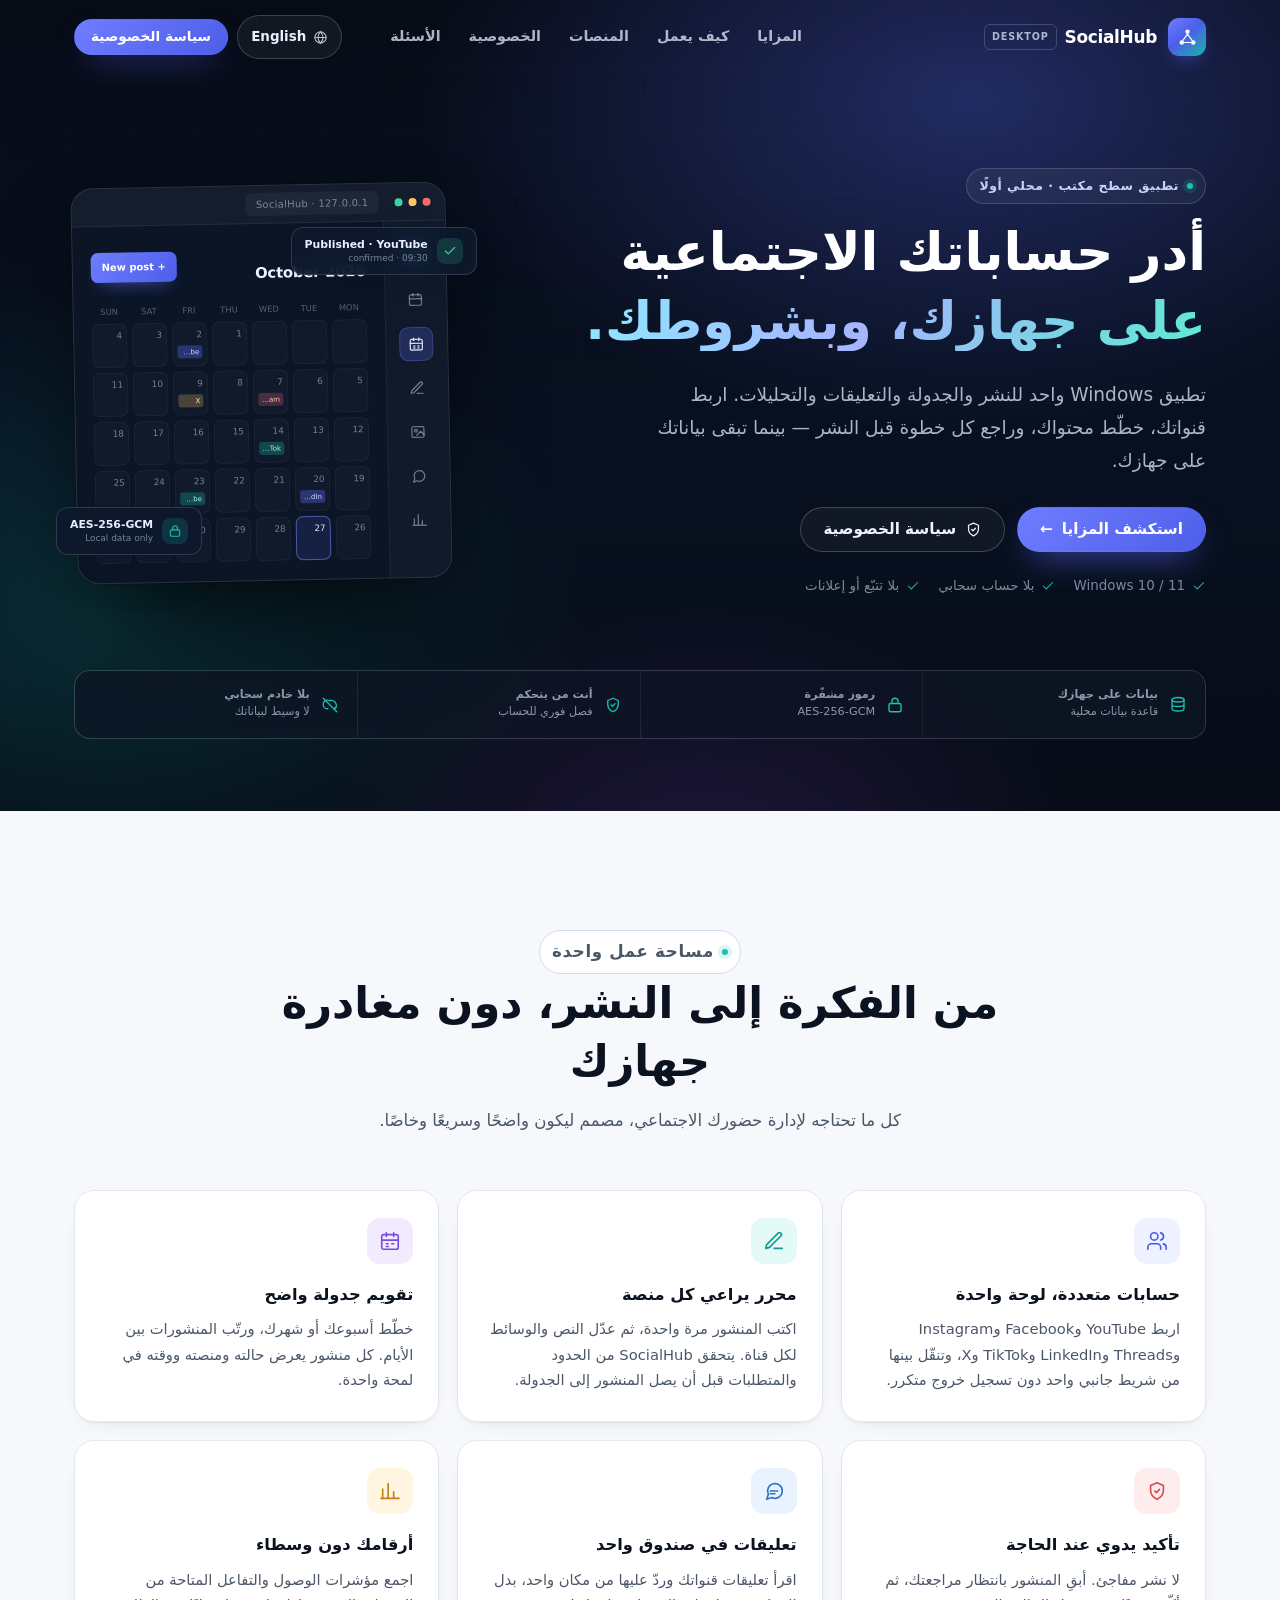
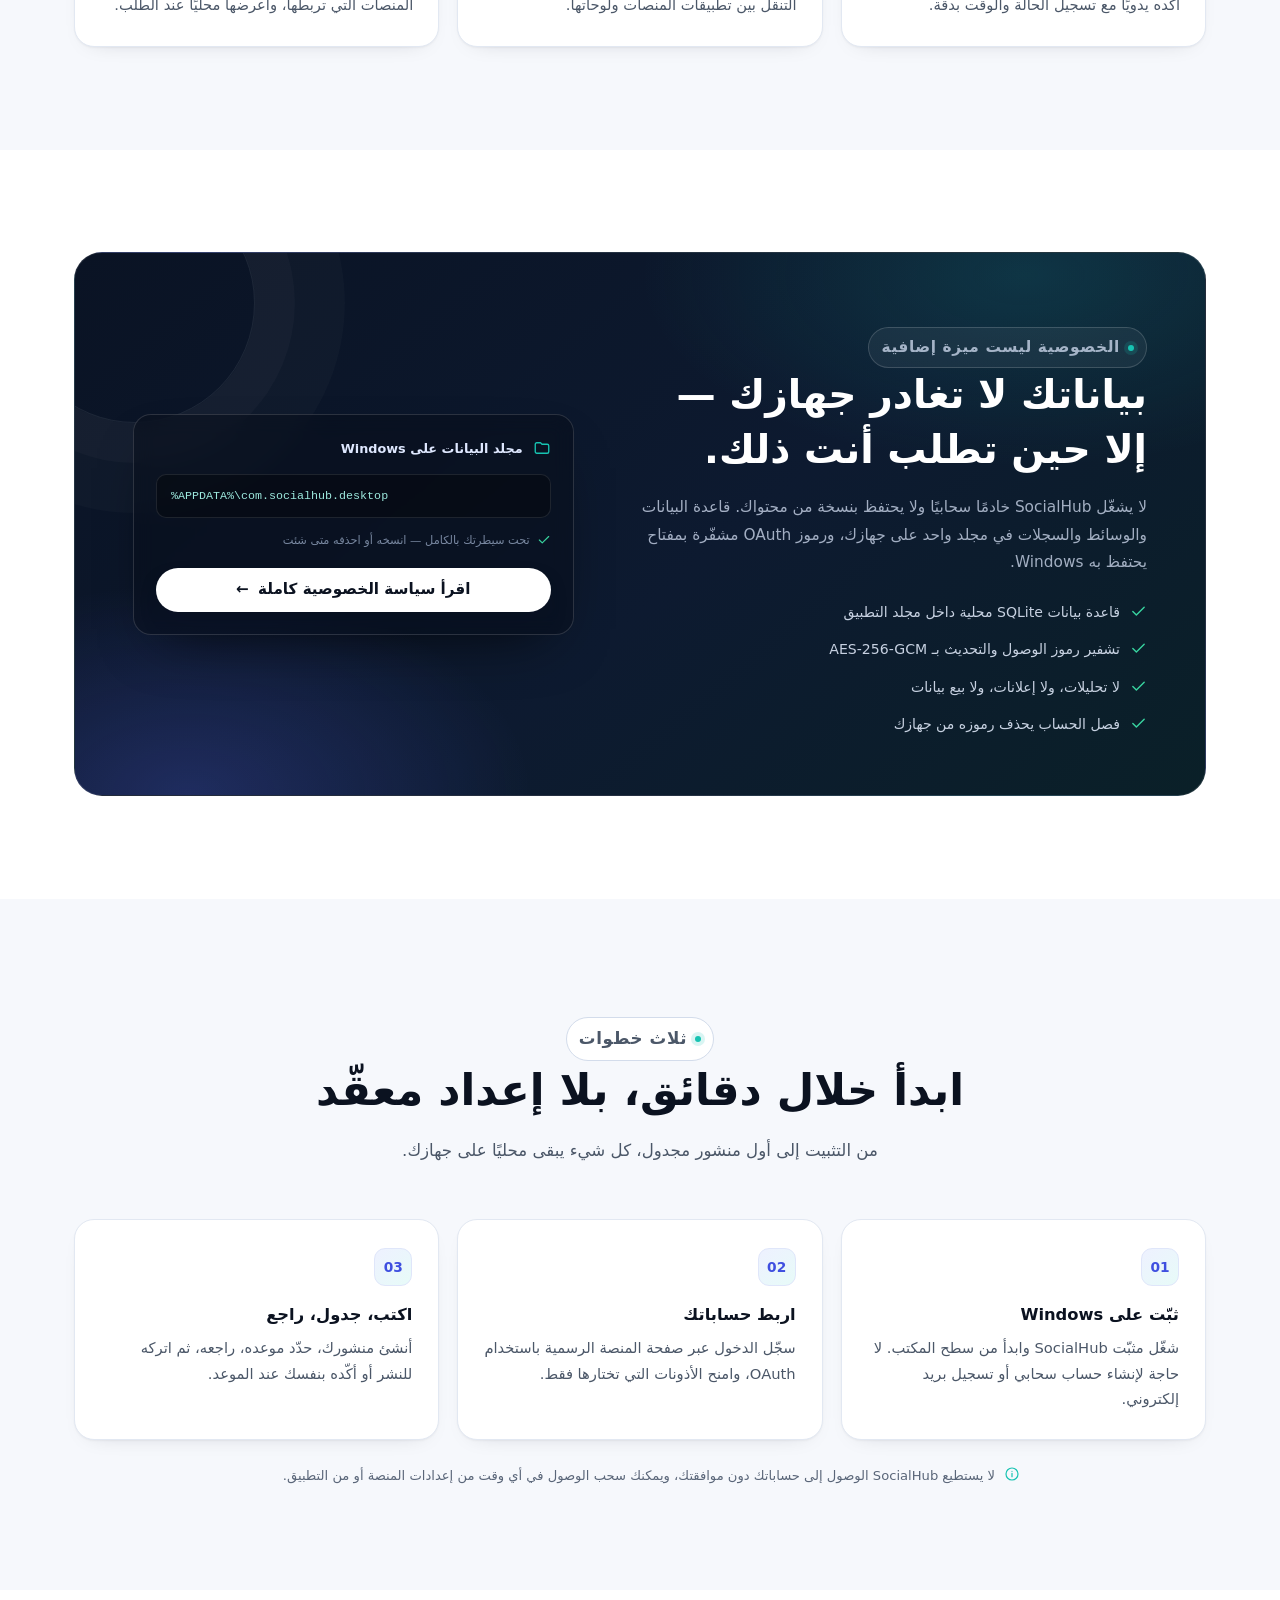
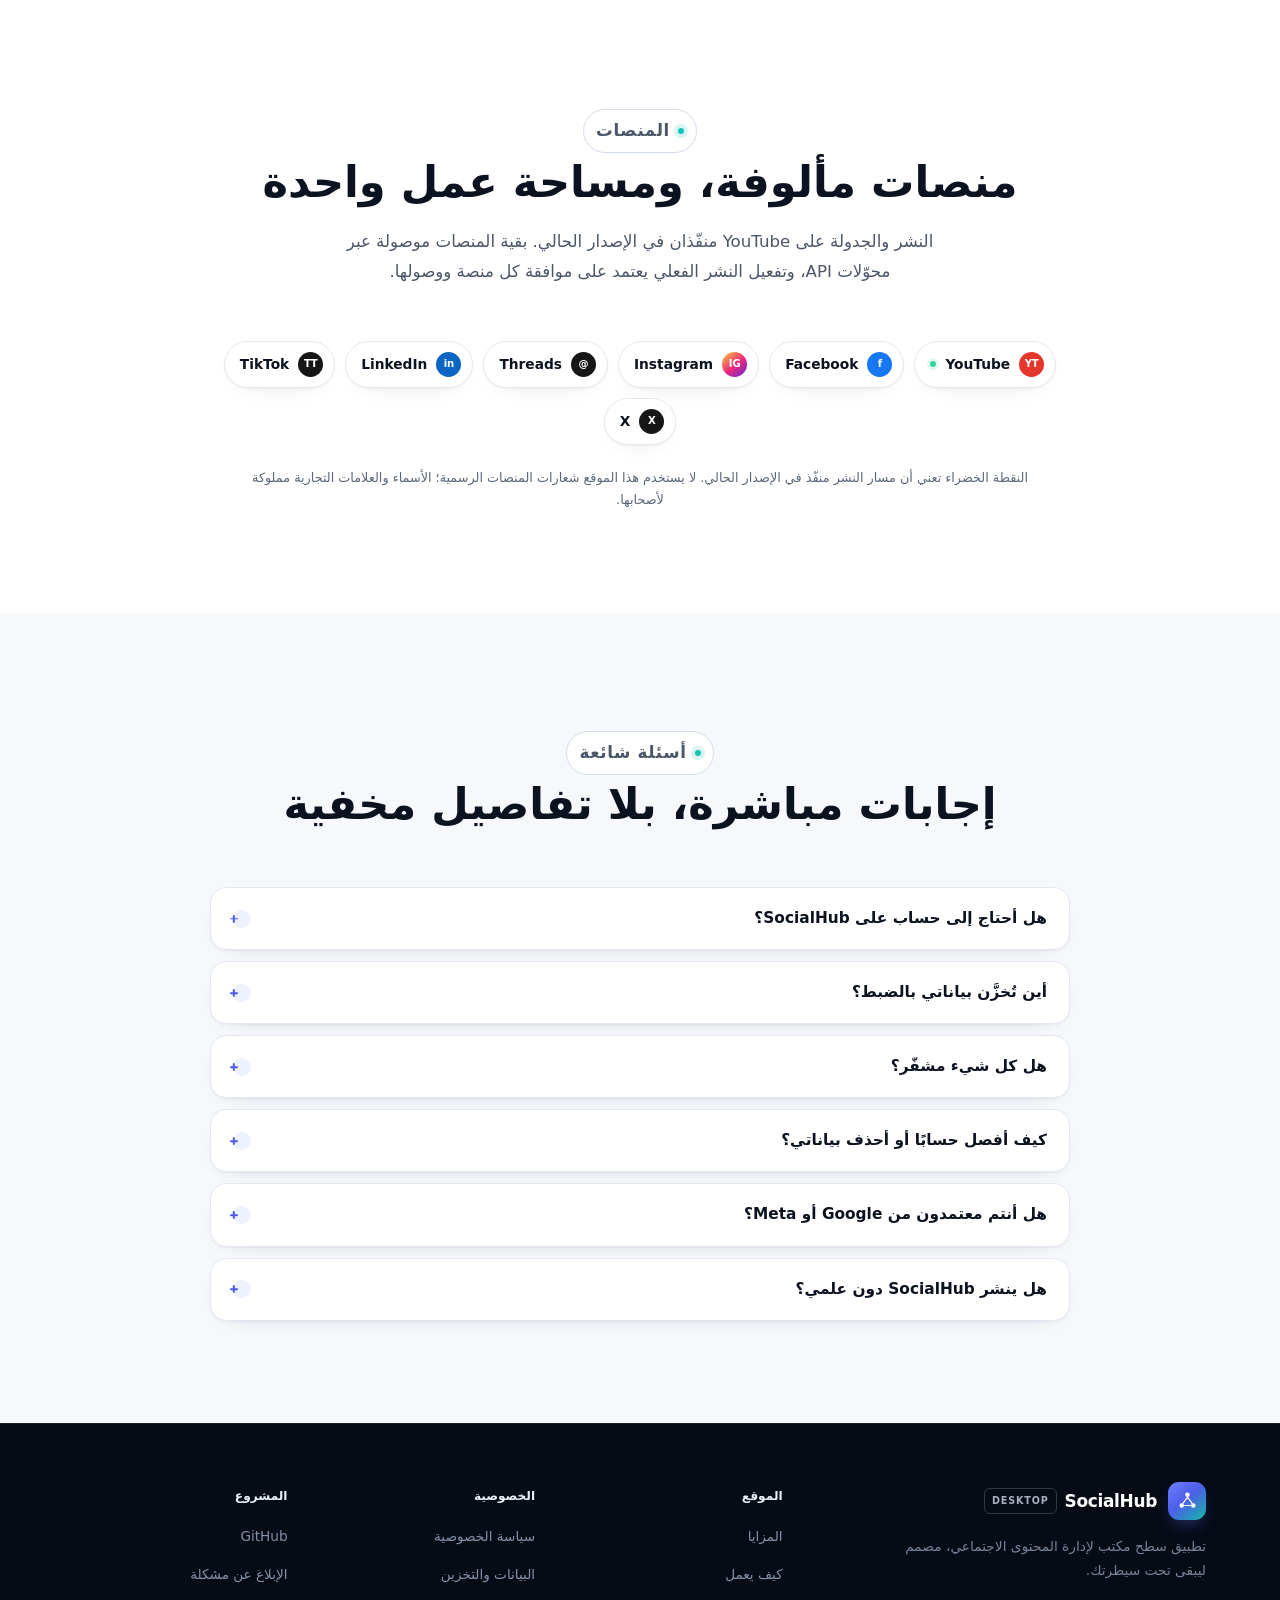
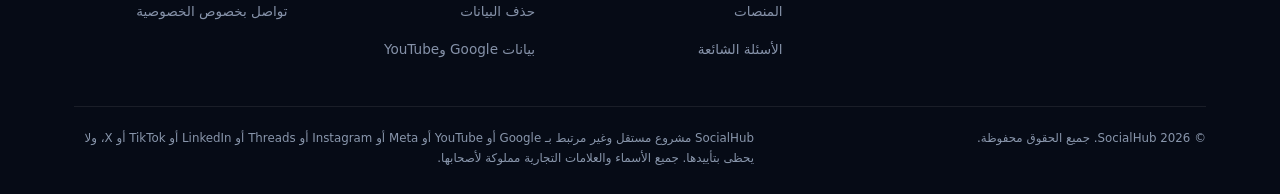
<file: index.html>
<!DOCTYPE html>
<html lang="ar" dir="rtl" data-lang="ar">
<head>
  <meta charset="UTF-8">
  <meta name="viewport" content="width=device-width, initial-scale=1">
  <title>SocialHub Desktop — إدارة حسابات التواصل الاجتماعي من جهازك</title>
  <meta name="description" content="SocialHub Desktop تطبيق Windows لإدارة حسابات التواصل الاجتماعي والنشر والجدولة والتعليقات. بياناتك تبقى على جهازك، ورموز OAuth مشفّرة.">
  <meta name="theme-color" content="#060b16">
  <meta name="color-scheme" content="light">
  <link rel="canonical" href="https://socialhub.vylo.win/">
  <link rel="alternate" hreflang="ar" href="https://socialhub.vylo.win/?lang=ar">
  <link rel="alternate" hreflang="en" href="https://socialhub.vylo.win/?lang=en">
  <link rel="alternate" hreflang="x-default" href="https://socialhub.vylo.win/">
  <link rel="icon" href="favicon.svg" type="image/svg+xml">
  <link rel="stylesheet" href="assets/styles.css">
  <script defer src="assets/site.js"></script>

  <meta property="og:type" content="website">
  <meta property="og:site_name" content="SocialHub">
  <meta property="og:title" content="SocialHub Desktop — إدارة حسابات التواصل الاجتماعي من جهازك">
  <meta property="og:description" content="تطبيق Windows واحد للنشر والجدولة والتعليقات. بيانات محلية، رموز مشفّرة، وبلا خادم سحابي.">
  <meta property="og:url" content="https://socialhub.vylo.win/">
  <meta property="og:locale" content="ar_AR">
  <meta property="og:locale:alternate" content="en_US">
  <meta name="twitter:card" content="summary">
</head>
<body data-page="home">
  <a class="skip-link" href="#main"><span class="lang-ar">تخطَّ إلى المحتوى</span><span class="lang-en" lang="en">Skip to content</span></a>

  <header class="site-header">
    <div class="wrap header-inner">
      <a class="brand" href="./" aria-label="SocialHub — الصفحة الرئيسية">
        <span class="logo-mark" aria-hidden="true">
          <svg viewBox="0 0 32 32" fill="none">
            <circle cx="16" cy="8" r="3.1" fill="currentColor"/>
            <circle cx="8" cy="23" r="3.1" fill="currentColor"/>
            <circle cx="24" cy="23" r="3.1" fill="currentColor"/>
            <path d="M16 11.2 9.6 20M16 11.2 22.4 20M11.1 23h9.8" stroke="currentColor" stroke-width="1.6" stroke-linecap="round"/>
          </svg>
        </span>
        <span class="brand-text">
          SocialHub
          <span class="brand-tag">Desktop</span>
        </span>
      </a>

      <nav class="site-nav" id="site-nav" data-nav aria-label="التنقل الرئيسي">
        <a href="#features"><span class="lang-ar">المزايا</span><span class="lang-en" lang="en">Features</span></a>
        <a href="#how"><span class="lang-ar">كيف يعمل</span><span class="lang-en" lang="en">How it works</span></a>
        <a href="#platforms"><span class="lang-ar">المنصات</span><span class="lang-en" lang="en">Platforms</span></a>
        <a href="#privacy"><span class="lang-ar">الخصوصية</span><span class="lang-en" lang="en">Privacy</span></a>
        <a href="#faq"><span class="lang-ar">الأسئلة</span><span class="lang-en" lang="en">FAQ</span></a>
      </nav>

      <div class="header-actions">
        <button class="lang-btn" type="button" data-lang-toggle aria-label="التبديل إلى الإنجليزية" title="التبديل إلى الإنجليزية">
          <svg viewBox="0 0 24 24" fill="none" stroke="currentColor" stroke-width="1.7" stroke-linecap="round" stroke-linejoin="round" aria-hidden="true">
            <circle cx="12" cy="12" r="9"/>
            <path d="M3 12h18M12 3c2.6 2.7 4 6 4 9s-1.4 6.3-4 9c-2.6-2.7-4-6-4-9s1.4-6.3 4-9z"/>
          </svg>
          <span data-lang-label>English</span>
        </button>
        <a class="btn btn--primary btn--sm" href="privacy/">
          <span class="lang-ar">سياسة الخصوصية</span>
          <span class="lang-en" lang="en">Privacy policy</span>
        </a>
        <button class="nav-toggle" type="button" data-nav-toggle aria-expanded="false" aria-controls="site-nav" aria-label="فتح القائمة">
          <span></span><span></span><span></span>
        </button>
      </div>
    </div>
  </header>

  <main id="main">
    <section class="hero" id="top">
      <div class="wrap">
        <div class="hero-grid">
          <div class="hero-copy">
            <p class="eyebrow eyebrow--dark">
              <span class="eyebrow__dot" aria-hidden="true"></span>
              <span class="lang-ar">تطبيق سطح مكتب · محلي أولًا</span>
              <span class="lang-en" lang="en">Desktop app · Local-first</span>
            </p>
            <h1>
              <span class="lang-ar">أدر حساباتك الاجتماعية <span class="grad-text">على جهازك، وبشروطك.</span></span>
              <span class="lang-en" lang="en">Run your social accounts <span class="grad-text">on your own terms.</span></span>
            </h1>
            <p class="hero-sub">
              <span class="lang-ar">تطبيق Windows واحد للنشر والجدولة والتعليقات والتحليلات. اربط قنواتك، خطّط محتواك، وراجع كل خطوة قبل النشر — بينما تبقى بياناتك على جهازك.</span>
              <span class="lang-en" lang="en">One Windows app for publishing, scheduling, comments, and analytics. Connect your channels, plan your content, and review every step before it goes live — while your data stays on your machine.</span>
            </p>
            <div class="hero-actions">
              <a class="btn btn--primary" href="#features">
                <span class="lang-ar">استكشف المزايا</span>
                <span class="lang-en" lang="en">Explore features</span>
                <span class="arrow" aria-hidden="true">→</span>
              </a>
              <a class="btn btn--ghost" href="privacy/">
                <svg viewBox="0 0 24 24" width="17" height="17" fill="none" stroke="currentColor" stroke-width="1.8" stroke-linecap="round" stroke-linejoin="round" aria-hidden="true">
                  <path d="M12 3l7 3v5c0 4.6-3 8.3-7 10-4-1.7-7-5.4-7-10V6l7-3z"/>
                  <path d="M9.5 12l1.8 1.8 3.4-3.6"/>
                </svg>
                <span class="lang-ar">سياسة الخصوصية</span>
                <span class="lang-en" lang="en">Privacy policy</span>
              </a>
            </div>
            <div class="hero-note">
              <span>
                <svg viewBox="0 0 24 24" fill="none" stroke="currentColor" stroke-width="1.8" stroke-linecap="round" stroke-linejoin="round" aria-hidden="true"><path d="M20 6L9 17l-5-5"/></svg>
                <span class="lang-ar">Windows 10 / 11</span>
                <span class="lang-en" lang="en">Windows 10 / 11</span>
              </span>
              <span>
                <svg viewBox="0 0 24 24" fill="none" stroke="currentColor" stroke-width="1.8" stroke-linecap="round" stroke-linejoin="round" aria-hidden="true"><path d="M20 6L9 17l-5-5"/></svg>
                <span class="lang-ar">بلا حساب سحابي</span>
                <span class="lang-en" lang="en">No cloud account</span>
              </span>
              <span>
                <svg viewBox="0 0 24 24" fill="none" stroke="currentColor" stroke-width="1.8" stroke-linecap="round" stroke-linejoin="round" aria-hidden="true"><path d="M20 6L9 17l-5-5"/></svg>
                <span class="lang-ar">بلا تتبّع أو إعلانات</span>
                <span class="lang-en" lang="en">No tracking or ads</span>
              </span>
            </div>
          </div>

          <div class="hero-visual">
            <div class="hero-glow" aria-hidden="true"></div>
            <div class="mock-window" role="img" aria-label="معاينة لواجهة SocialHub: تقويم جدولة أسبوعي مع منشورات موزعة على أيام الشهر">
              <div class="mock-bar" aria-hidden="true">
                <span class="mock-dot mock-dot--r"></span>
                <span class="mock-dot mock-dot--y"></span>
                <span class="mock-dot mock-dot--g"></span>
                <span class="mock-url">SocialHub · 127.0.0.1</span>
              </div>
              <div class="mock-body">
                <aside class="mock-side" aria-hidden="true">
                  <span class="mock-side-logo">S</span>
                  <span class="side-ic">
                    <svg viewBox="0 0 24 24" fill="none" stroke="currentColor" stroke-width="1.8" stroke-linecap="round" stroke-linejoin="round"><rect x="3" y="4" width="18" height="16" rx="2"/><path d="M8 2v4M16 2v4M3 10h18"/></svg>
                  </span>
                  <span class="side-ic is-active">
                    <svg viewBox="0 0 24 24" fill="none" stroke="currentColor" stroke-width="1.8" stroke-linecap="round" stroke-linejoin="round"><rect x="3" y="5" width="18" height="16" rx="2"/><path d="M8 3v4M16 3v4M3 11h18M8 15h2M14 15h2M8 18h2M14 18h2"/></svg>
                  </span>
                  <span class="side-ic">
                    <svg viewBox="0 0 24 24" fill="none" stroke="currentColor" stroke-width="1.8" stroke-linecap="round" stroke-linejoin="round"><path d="M12 20h9"/><path d="M16.5 3.5a2.1 2.1 0 013 3L7 19l-4 1 1-4z"/></svg>
                  </span>
                  <span class="side-ic">
                    <svg viewBox="0 0 24 24" fill="none" stroke="currentColor" stroke-width="1.8" stroke-linecap="round" stroke-linejoin="round"><rect x="3" y="4" width="18" height="16" rx="2"/><circle cx="9" cy="10" r="2"/><path d="M21 16l-5-5-6 6"/></svg>
                  </span>
                  <span class="side-ic">
                    <svg viewBox="0 0 24 24" fill="none" stroke="currentColor" stroke-width="1.8" stroke-linecap="round" stroke-linejoin="round"><path d="M21 12a8 8 0 01-11.6 7.1L4 21l1.9-5.4A8 8 0 1121 12z"/></svg>
                  </span>
                  <span class="side-ic">
                    <svg viewBox="0 0 24 24" fill="none" stroke="currentColor" stroke-width="1.8" stroke-linecap="round" stroke-linejoin="round"><path d="M4 20V10M10 20V4M16 20v-7M22 20H2"/></svg>
                  </span>
                </aside>
                <div class="mock-main" aria-hidden="true">
                  <div class="mock-head">
                    <div>
                      <span class="mock-kicker">Calendar</span>
                      <strong>October 2026</strong>
                    </div>
                    <span class="mock-btn">+ New post</span>
                  </div>
                  <div class="mock-week">
                    <span>MON</span><span>TUE</span><span>WED</span><span>THU</span><span>FRI</span><span>SAT</span><span>SUN</span>
                  </div>
                  <div class="cal">
                    <div class="cal-cell"></div>
                    <div class="cal-cell"></div>
                    <div class="cal-cell"></div>
                    <div class="cal-cell">1</div>
                    <div class="cal-cell">2<span class="cal-pill">YouTube</span></div>
                    <div class="cal-cell">3</div>
                    <div class="cal-cell">4</div>

                    <div class="cal-cell">5</div>
                    <div class="cal-cell">6</div>
                    <div class="cal-cell">7<span class="cal-pill cal-pill--rose">Instagram</span></div>
                    <div class="cal-cell">8</div>
                    <div class="cal-cell">9<span class="cal-pill cal-pill--amber">X</span></div>
                    <div class="cal-cell">10</div>
                    <div class="cal-cell">11</div>

                    <div class="cal-cell">12</div>
                    <div class="cal-cell">13</div>
                    <div class="cal-cell">14<span class="cal-pill cal-pill--teal">TikTok</span></div>
                    <div class="cal-cell">15</div>
                    <div class="cal-cell">16</div>
                    <div class="cal-cell">17</div>
                    <div class="cal-cell">18</div>

                    <div class="cal-cell">19</div>
                    <div class="cal-cell">20<span class="cal-pill">LinkedIn</span></div>
                    <div class="cal-cell">21</div>
                    <div class="cal-cell">22</div>
                    <div class="cal-cell">23<span class="cal-pill cal-pill--teal">YouTube</span></div>
                    <div class="cal-cell">24</div>
                    <div class="cal-cell">25</div>

                    <div class="cal-cell">26</div>
                    <div class="cal-cell is-today">27</div>
                    <div class="cal-cell">28</div>
                    <div class="cal-cell">29</div>
                    <div class="cal-cell">30</div>
                    <div class="cal-cell">31</div>
                    <div class="cal-cell"></div>
                  </div>
                </div>
              </div>
            </div>

            <div class="float-card float-card--one" aria-hidden="true">
              <span class="float-ic float-ic--green">
                <svg viewBox="0 0 24 24" fill="none" stroke="currentColor" stroke-width="2" stroke-linecap="round" stroke-linejoin="round"><path d="M20 6L9 17l-5-5"/></svg>
              </span>
              <span>
                <strong>Published · YouTube</strong>
                <small>09:30 · confirmed</small>
              </span>
            </div>

            <div class="float-card float-card--two" aria-hidden="true">
              <span class="float-ic float-ic--teal">
                <svg viewBox="0 0 24 24" fill="none" stroke="currentColor" stroke-width="1.9" stroke-linecap="round" stroke-linejoin="round"><rect x="4" y="10" width="16" height="11" rx="2"/><path d="M8 10V7a4 4 0 018 0v3"/></svg>
              </span>
              <span>
                <strong>AES-256-GCM</strong>
                <small>Local data only</small>
              </span>
            </div>
          </div>
        </div>

        <div class="hero-trust">
          <div class="trust-item">
            <svg viewBox="0 0 24 24" fill="none" stroke="currentColor" stroke-width="1.8" stroke-linecap="round" stroke-linejoin="round" aria-hidden="true"><ellipse cx="12" cy="5" rx="8" ry="3"/><path d="M4 5v6c0 1.7 3.6 3 8 3s8-1.3 8-3V5M4 11v6c0 1.7 3.6 3 8 3s8-1.3 8-3v-6"/></svg>
            <div>
              <strong><span class="lang-ar">بيانات على جهازك</span><span class="lang-en" lang="en">Data on your PC</span></strong>
              <span><span class="lang-ar">قاعدة بيانات محلية</span><span class="lang-en" lang="en">A local database</span></span>
            </div>
          </div>
          <div class="trust-item">
            <svg viewBox="0 0 24 24" fill="none" stroke="currentColor" stroke-width="1.8" stroke-linecap="round" stroke-linejoin="round" aria-hidden="true"><rect x="4" y="10" width="16" height="11" rx="2"/><path d="M8 10V7a4 4 0 018 0v3"/></svg>
            <div>
              <strong><span class="lang-ar">رموز مشفّرة</span><span class="lang-en" lang="en">Encrypted tokens</span></strong>
              <span><span class="lang-ar">AES-256-GCM</span><span class="lang-en" lang="en">AES-256-GCM</span></span>
            </div>
          </div>
          <div class="trust-item">
            <svg viewBox="0 0 24 24" fill="none" stroke="currentColor" stroke-width="1.8" stroke-linecap="round" stroke-linejoin="round" aria-hidden="true"><path d="M12 3l7 3v5c0 4.6-3 8.3-7 10-4-1.7-7-5.4-7-10V6l7-3z"/><path d="M9.5 12l1.8 1.8 3.4-3.6"/></svg>
            <div>
              <strong><span class="lang-ar">أنت من يتحكم</span><span class="lang-en" lang="en">You stay in control</span></strong>
              <span><span class="lang-ar">فصل فوري للحساب</span><span class="lang-en" lang="en">Disconnect anytime</span></span>
            </div>
          </div>
          <div class="trust-item">
            <svg viewBox="0 0 24 24" fill="none" stroke="currentColor" stroke-width="1.8" stroke-linecap="round" stroke-linejoin="round" aria-hidden="true"><path d="M20.4 14.5A7 7 0 0012 6h-1.2A5.5 5.5 0 003 11.5 5.5 5.5 0 008.5 17h.7M17 17h1.5a4.5 4.5 0 001.9-2.5z"/><path d="M3 3l18 18"/></svg>
            <div>
              <strong><span class="lang-ar">بلا خادم سحابي</span><span class="lang-en" lang="en">No cloud back end</span></strong>
              <span><span class="lang-ar">لا وسيط لبياناتك</span><span class="lang-en" lang="en">No middleman</span></span>
            </div>
          </div>
        </div>
      </div>
    </section>

    <section class="section section--paper" id="features">
      <div class="wrap">
        <div class="section-head">
          <p class="eyebrow"><span class="eyebrow__dot" aria-hidden="true"></span><span class="lang-ar">مساحة عمل واحدة</span><span class="lang-en" lang="en">One workspace</span></p>
          <h2>
            <span class="lang-ar">من الفكرة إلى النشر، دون مغادرة جهازك</span>
            <span class="lang-en" lang="en">From idea to published, without leaving your PC</span>
          </h2>
          <p>
            <span class="lang-ar">كل ما تحتاجه لإدارة حضورك الاجتماعي، مصمم ليكون واضحًا وسريعًا وخاصًا.</span>
            <span class="lang-en" lang="en">Everything you need to manage your social presence, designed to be clear, fast, and private.</span>
          </p>
        </div>

        <div class="features-grid">
          <article class="feature">
            <span class="icon-tile" aria-hidden="true">
              <svg viewBox="0 0 24 24" fill="none" stroke="currentColor" stroke-width="1.8" stroke-linecap="round" stroke-linejoin="round"><path d="M16 21v-2a4 4 0 00-4-4H6a4 4 0 00-4 4v2"/><circle cx="9" cy="7" r="4"/><path d="M22 21v-2a4 4 0 00-3-3.9M16 3.1a4 4 0 010 7.8"/></svg>
            </span>
            <h3><span class="lang-ar">حسابات متعددة، لوحة واحدة</span><span class="lang-en" lang="en">Multiple accounts, one dashboard</span></h3>
            <p>
              <span class="lang-ar">اربط YouTube وFacebook وInstagram وThreads وLinkedIn وTikTok وX، وتنقّل بينها من شريط جانبي واحد دون تسجيل خروج متكرر.</span>
              <span class="lang-en" lang="en">Connect YouTube, Facebook, Instagram, Threads, LinkedIn, TikTok, and X, then move between them from one sidebar without signing in again.</span>
            </p>
          </article>

          <article class="feature">
            <span class="icon-tile icon-tile--teal" aria-hidden="true">
              <svg viewBox="0 0 24 24" fill="none" stroke="currentColor" stroke-width="1.8" stroke-linecap="round" stroke-linejoin="round"><path d="M12 20h9"/><path d="M16.5 3.5a2.1 2.1 0 013 3L7 19l-4 1 1-4z"/></svg>
            </span>
            <h3><span class="lang-ar">محرر يراعي كل منصة</span><span class="lang-en" lang="en">A composer that respects each platform</span></h3>
            <p>
              <span class="lang-ar">اكتب المنشور مرة واحدة، ثم عدّل النص والوسائط لكل قناة. يتحقق SocialHub من الحدود والمتطلبات قبل أن يصل المنشور إلى الجدولة.</span>
              <span class="lang-en" lang="en">Write once, then tailor the text and media for each channel. SocialHub checks limits and requirements before a post can be scheduled.</span>
            </p>
          </article>

          <article class="feature">
            <span class="icon-tile icon-tile--violet" aria-hidden="true">
              <svg viewBox="0 0 24 24" fill="none" stroke="currentColor" stroke-width="1.8" stroke-linecap="round" stroke-linejoin="round"><rect x="3" y="5" width="18" height="16" rx="2"/><path d="M8 3v4M16 3v4M3 11h18"/><path d="M8 15h2M14 15h2M8 18h2"/></svg>
            </span>
            <h3><span class="lang-ar">تقويم جدولة واضح</span><span class="lang-en" lang="en">A calendar that makes sense</span></h3>
            <p>
              <span class="lang-ar">خطّط أسبوعك أو شهرك، ورتّب المنشورات بين الأيام. كل منشور يعرض حالته ومنصته ووقته في لمحة واحدة.</span>
              <span class="lang-en" lang="en">Plan your week or month and arrange posts across days. Every entry shows its status, platform, and time at a glance.</span>
            </p>
          </article>

          <article class="feature">
            <span class="icon-tile icon-tile--rose" aria-hidden="true">
              <svg viewBox="0 0 24 24" fill="none" stroke="currentColor" stroke-width="1.8" stroke-linecap="round" stroke-linejoin="round"><path d="M12 3l7 3v5c0 4.6-3 8.3-7 10-4-1.7-7-5.4-7-10V6l7-3z"/><path d="M9.5 12l1.8 1.8 3.4-3.6"/></svg>
            </span>
            <h3><span class="lang-ar">تأكيد يدوي عند الحاجة</span><span class="lang-en" lang="en">Manual confirmation when you want it</span></h3>
            <p>
              <span class="lang-ar">لا نشر مفاجئ. أبقِ المنشور بانتظار مراجعتك، ثم أكّده يدويًا مع تسجيل الحالة والوقت بدقة.</span>
              <span class="lang-en" lang="en">No surprise publishing. Keep a post waiting for your review, then confirm it by hand with the status and time recorded precisely.</span>
            </p>
          </article>

          <article class="feature">
            <span class="icon-tile icon-tile--blue" aria-hidden="true">
              <svg viewBox="0 0 24 24" fill="none" stroke="currentColor" stroke-width="1.8" stroke-linecap="round" stroke-linejoin="round"><path d="M21 12a8 8 0 01-11.6 7.1L4 21l1.9-5.4A8 8 0 1121 12z"/><path d="M8 12h8M8 15h5"/></svg>
            </span>
            <h3><span class="lang-ar">تعليقات في صندوق واحد</span><span class="lang-en" lang="en">Comments in one inbox</span></h3>
            <p>
              <span class="lang-ar">اقرأ تعليقات قنواتك وردّ عليها من مكان واحد، بدل التنقل بين تطبيقات المنصات ولوحاتها.</span>
              <span class="lang-en" lang="en">Read and reply to comments from your channels in one place instead of hopping between platform apps and dashboards.</span>
            </p>
          </article>

          <article class="feature">
            <span class="icon-tile icon-tile--amber" aria-hidden="true">
              <svg viewBox="0 0 24 24" fill="none" stroke="currentColor" stroke-width="1.8" stroke-linecap="round" stroke-linejoin="round"><path d="M4 20V10M10 20V4M16 20v-7M22 20H2"/></svg>
            </span>
            <h3><span class="lang-ar">أرقامك دون وسطاء</span><span class="lang-en" lang="en">Your numbers, no middleman</span></h3>
            <p>
              <span class="lang-ar">اجمع مؤشرات الوصول والتفاعل المتاحة من المنصات التي تربطها، واعرضها محليًا عند الطلب.</span>
              <span class="lang-en" lang="en">Pull the reach and engagement metrics each connected platform exposes, and view them locally on demand.</span>
            </p>
          </article>
        </div>
      </div>
    </section>

    <section class="section section--white" id="privacy">
      <div class="wrap">
        <div class="privacy-band">
          <div>
            <p class="eyebrow eyebrow--dark">
              <span class="eyebrow__dot" aria-hidden="true"></span>
              <span class="lang-ar">الخصوصية ليست ميزة إضافية</span>
              <span class="lang-en" lang="en">Privacy is not an add-on</span>
            </p>
            <h2>
              <span class="lang-ar">بياناتك لا تغادر جهازك — إلا حين تطلب أنت ذلك.</span>
              <span class="lang-en" lang="en">Your data does not leave your PC — unless you ask it to.</span>
            </h2>
            <p>
              <span class="lang-ar">لا يشغّل SocialHub خادمًا سحابيًا ولا يحتفظ بنسخة من محتواك. قاعدة البيانات والوسائط والسجلات في مجلد واحد على جهازك، ورموز OAuth مشفّرة بمفتاح يحتفظ به Windows.</span>
              <span class="lang-en" lang="en">SocialHub runs no cloud back end and keeps no copy of your content. The database, media, and logs live in one folder on your PC, and OAuth tokens are encrypted with a key held by Windows.</span>
            </p>
            <ul class="privacy-list">
              <li>
                <svg viewBox="0 0 24 24" fill="none" stroke="currentColor" stroke-width="2" stroke-linecap="round" stroke-linejoin="round" aria-hidden="true"><path d="M20 6L9 17l-5-5"/></svg>
                <span class="lang-ar">قاعدة بيانات SQLite محلية داخل مجلد التطبيق</span>
                <span class="lang-en" lang="en">A local SQLite database inside the app's data folder</span>
              </li>
              <li>
                <svg viewBox="0 0 24 24" fill="none" stroke="currentColor" stroke-width="2" stroke-linecap="round" stroke-linejoin="round" aria-hidden="true"><path d="M20 6L9 17l-5-5"/></svg>
                <span class="lang-ar">تشفير رموز الوصول والتحديث بـ AES-256-GCM</span>
                <span class="lang-en" lang="en">Access and refresh tokens encrypted with AES-256-GCM</span>
              </li>
              <li>
                <svg viewBox="0 0 24 24" fill="none" stroke="currentColor" stroke-width="2" stroke-linecap="round" stroke-linejoin="round" aria-hidden="true"><path d="M20 6L9 17l-5-5"/></svg>
                <span class="lang-ar">لا تحليلات، ولا إعلانات، ولا بيع بيانات</span>
                <span class="lang-en" lang="en">No analytics, no ads, and no data selling</span>
              </li>
              <li>
                <svg viewBox="0 0 24 24" fill="none" stroke="currentColor" stroke-width="2" stroke-linecap="round" stroke-linejoin="round" aria-hidden="true"><path d="M20 6L9 17l-5-5"/></svg>
                <span class="lang-ar">فصل الحساب يحذف رموزه من جهازك</span>
                <span class="lang-en" lang="en">Disconnecting an account deletes its tokens from your PC</span>
              </li>
            </ul>
          </div>

          <div class="data-card">
            <div class="data-card__head">
              <svg viewBox="0 0 24 24" fill="none" stroke="currentColor" stroke-width="1.8" stroke-linecap="round" stroke-linejoin="round" aria-hidden="true"><path d="M3 7a2 2 0 012-2h5l2 2h7a2 2 0 012 2v8a2 2 0 01-2 2H5a2 2 0 01-2-2V7z"/></svg>
              <span class="lang-ar">مجلد البيانات على Windows</span>
              <span class="lang-en" lang="en">Your data folder on Windows</span>
            </div>
            <code>%APPDATA%\com.socialhub.desktop</code>
            <div class="data-card__meta">
              <svg viewBox="0 0 24 24" fill="none" stroke="currentColor" stroke-width="2" stroke-linecap="round" stroke-linejoin="round" aria-hidden="true"><path d="M20 6L9 17l-5-5"/></svg>
              <span class="lang-ar">تحت سيطرتك بالكامل — انسخه أو احذفه متى شئت</span>
              <span class="lang-en" lang="en">Fully under your control — copy or delete it anytime</span>
            </div>
            <a class="btn btn--light" href="privacy/">
              <span class="lang-ar">اقرأ سياسة الخصوصية كاملة</span>
              <span class="lang-en" lang="en">Read the full privacy policy</span>
              <span class="arrow" aria-hidden="true">→</span>
            </a>
          </div>
        </div>
      </div>
    </section>

    <section class="section section--paper" id="how">
      <div class="wrap">
        <div class="section-head">
          <p class="eyebrow"><span class="eyebrow__dot" aria-hidden="true"></span><span class="lang-ar">ثلاث خطوات</span><span class="lang-en" lang="en">Three steps</span></p>
          <h2>
            <span class="lang-ar">ابدأ خلال دقائق، بلا إعداد معقّد</span>
            <span class="lang-en" lang="en">Up and running in minutes, without a complex setup</span>
          </h2>
          <p>
            <span class="lang-ar">من التثبيت إلى أول منشور مجدول، كل شيء يبقى محليًا على جهازك.</span>
            <span class="lang-en" lang="en">From install to your first scheduled post, everything stays local to your machine.</span>
          </p>
        </div>

        <div class="steps">
          <article class="step">
            <span class="step-num">01</span>
            <h3><span class="lang-ar">ثبّت على Windows</span><span class="lang-en" lang="en">Install on Windows</span></h3>
            <p>
              <span class="lang-ar">شغّل مثبّت SocialHub وابدأ من سطح المكتب. لا حاجة لإنشاء حساب سحابي أو تسجيل بريد إلكتروني.</span>
              <span class="lang-en" lang="en">Run the SocialHub installer and launch it from your desktop. No cloud account or email sign-up required.</span>
            </p>
          </article>
          <article class="step">
            <span class="step-num">02</span>
            <h3><span class="lang-ar">اربط حساباتك</span><span class="lang-en" lang="en">Connect your accounts</span></h3>
            <p>
              <span class="lang-ar">سجّل الدخول عبر صفحة المنصة الرسمية باستخدام OAuth، وامنح الأذونات التي تختارها فقط.</span>
              <span class="lang-en" lang="en">Sign in through the platform's own OAuth page and grant only the permissions you choose.</span>
            </p>
          </article>
          <article class="step">
            <span class="step-num">03</span>
            <h3><span class="lang-ar">اكتب، جدول، راجع</span><span class="lang-en" lang="en">Write, schedule, review</span></h3>
            <p>
              <span class="lang-ar">أنشئ منشورك، حدّد موعده، راجعه، ثم اتركه للنشر أو أكّده بنفسك عند الموعد.</span>
              <span class="lang-en" lang="en">Create your post, pick a time, review it, then let it publish or confirm it yourself when the time comes.</span>
            </p>
          </article>
        </div>

        <p class="steps-note">
          <svg viewBox="0 0 24 24" fill="none" stroke="currentColor" stroke-width="1.8" stroke-linecap="round" stroke-linejoin="round" aria-hidden="true"><circle cx="12" cy="12" r="9"/><path d="M12 11v5M12 8h.01"/></svg>
          <span class="lang-ar">لا يستطيع SocialHub الوصول إلى حساباتك دون موافقتك، ويمكنك سحب الوصول في أي وقت من إعدادات المنصة أو من التطبيق.</span>
          <span class="lang-en" lang="en">SocialHub cannot access your accounts without your consent, and you can revoke access anytime from the app or the platform's settings.</span>
        </p>
      </div>
    </section>

    <section class="section section--white" id="platforms">
      <div class="wrap">
        <div class="section-head">
          <p class="eyebrow"><span class="eyebrow__dot" aria-hidden="true"></span><span class="lang-ar">المنصات</span><span class="lang-en" lang="en">Platforms</span></p>
          <h2>
            <span class="lang-ar">منصات مألوفة، ومساحة عمل واحدة</span>
            <span class="lang-en" lang="en">Familiar platforms, one workspace</span>
          </h2>
          <p>
            <span class="lang-ar">النشر والجدولة على YouTube منفّذان في الإصدار الحالي. بقية المنصات موصولة عبر محوّلات API، وتفعيل النشر الفعلي يعتمد على موافقة كل منصة ووصولها.</span>
            <span class="lang-en" lang="en">YouTube publishing and scheduling are implemented in the current build. The other networks are wired through API adapters; live publishing depends on each platform's approval and access.</span>
          </p>
        </div>

        <div class="platforms">
          <span class="platform-chip"><span class="platform-mark platform-mark--yt" aria-hidden="true">YT</span>YouTube<span class="status-dot" aria-hidden="true"></span><span class="sr-only lang-ar">النشر منفّذ</span><span class="sr-only lang-en" lang="en">Publishing implemented</span></span>
          <span class="platform-chip"><span class="platform-mark platform-mark--fb" aria-hidden="true">f</span>Facebook</span>
          <span class="platform-chip"><span class="platform-mark platform-mark--ig" aria-hidden="true">IG</span>Instagram</span>
          <span class="platform-chip"><span class="platform-mark platform-mark--th" aria-hidden="true">@</span>Threads</span>
          <span class="platform-chip"><span class="platform-mark platform-mark--li" aria-hidden="true">in</span>LinkedIn</span>
          <span class="platform-chip"><span class="platform-mark platform-mark--tt" aria-hidden="true">TT</span>TikTok</span>
          <span class="platform-chip"><span class="platform-mark platform-mark--x" aria-hidden="true">X</span>X</span>
        </div>
        <p class="platforms-note">
          <span class="lang-ar">النقطة الخضراء تعني أن مسار النشر منفّذ في الإصدار الحالي. لا يستخدم هذا الموقع شعارات المنصات الرسمية؛ الأسماء والعلامات التجارية مملوكة لأصحابها.</span>
          <span class="lang-en" lang="en">The green dot marks a platform whose publishing flow is implemented in the current build. This site does not use official platform logos; names and trademarks belong to their owners.</span>
        </p>
      </div>
    </section>

    <section class="section section--paper" id="faq">
      <div class="wrap">
        <div class="section-head">
          <p class="eyebrow"><span class="eyebrow__dot" aria-hidden="true"></span><span class="lang-ar">أسئلة شائعة</span><span class="lang-en" lang="en">FAQ</span></p>
          <h2>
            <span class="lang-ar">إجابات مباشرة، بلا تفاصيل مخفية</span>
            <span class="lang-en" lang="en">Straight answers, no hidden details</span>
          </h2>
        </div>

        <div class="faq-list">
          <details class="faq-item">
            <summary>
              <span><span class="lang-ar">هل أحتاج إلى حساب على SocialHub؟</span><span class="lang-en" lang="en">Do I need a SocialHub account?</span></span>
              <span class="faq-plus" aria-hidden="true"></span>
            </summary>
            <div class="faq-answer">
              <p>
                <span class="lang-ar">لا. تطبيق سطح المكتب ينشئ ملفًا محليًا تلقائيًا على جهازك. لا يوجد تسجيل سحابي، ولا بريد إلكتروني مطلوب، ولا كلمة مرور لحساب SocialHub.</span>
                <span class="lang-en" lang="en">No. The desktop app creates a local profile automatically on your machine. There is no cloud sign-up, no email required, and no SocialHub account password.</span>
              </p>
            </div>
          </details>

          <details class="faq-item">
            <summary>
              <span><span class="lang-ar">أين تُخزَّن بياناتي بالضبط؟</span><span class="lang-en" lang="en">Where exactly is my data stored?</span></span>
              <span class="faq-plus" aria-hidden="true"></span>
            </summary>
            <div class="faq-answer">
              <p>
                <span class="lang-ar">في <code>%APPDATA%\com.socialhub.desktop</code> على جهاز Windows، ويشمل قاعدة البيانات والوسائط والسجلات والنسخ الاحتياطية. لا يُرسل SocialHub هذه الملفات إلى خادم تابع له.</span>
                <span class="lang-en" lang="en">In <code>%APPDATA%\com.socialhub.desktop</code> on your Windows PC. That folder holds the database, media, logs, and backups. SocialHub does not send these files to a server of its own.</span>
              </p>
            </div>
          </details>

          <details class="faq-item">
            <summary>
              <span><span class="lang-ar">هل كل شيء مشفّر؟</span><span class="lang-en" lang="en">Is everything encrypted?</span></span>
              <span class="faq-plus" aria-hidden="true"></span>
            </summary>
            <div class="faq-answer">
              <p>
                <span class="lang-ar">رموز OAuth مشفّرة بـ AES-256-GCM، ويُحفظ المفتاح في Windows Credential Manager. قاعدة البيانات المحلية نفسها غير مشفّرة كاملة، ورمز PIN قفل للواجهة وليس تشفيرًا. احمِ جهازك بحساب Windows وكلمة مرور قوية.</span>
                <span class="lang-en" lang="en">OAuth tokens are encrypted with AES-256-GCM, and the key is kept in Windows Credential Manager. The local database itself is not fully encrypted, and the PIN locks the interface rather than encrypting data. Protect your PC with a Windows account and a strong password.</span>
              </p>
            </div>
          </details>

          <details class="faq-item">
            <summary>
              <span><span class="lang-ar">كيف أفصل حسابًا أو أحذف بياناتي؟</span><span class="lang-en" lang="en">How do I disconnect an account or delete my data?</span></span>
              <span class="faq-plus" aria-hidden="true"></span>
            </summary>
            <div class="faq-answer">
              <p>
                <span class="lang-ar">افصل الحساب من داخل التطبيق ليُحذف محليًا وتُلغى محاولة الوصول عن بُعد. لحذف كل شيء، أغلق التطبيق واحذف مجلد <code>%APPDATA%\com.socialhub.desktop</code>، ثم أزل بيانات <code>SocialHub.Desktop</code> من Windows Credential Manager، واحذف أي نسخ احتياطية صدّرتها.</span>
                <span class="lang-en" lang="en">Disconnect the account inside the app so it is removed locally and revocation is attempted remotely. To delete everything, quit the app, delete <code>%APPDATA%\com.socialhub.desktop</code>, remove the <code>SocialHub.Desktop</code> entries from Windows Credential Manager, and delete any backup archives you exported.</span>
              </p>
            </div>
          </details>

          <details class="faq-item">
            <summary>
              <span><span class="lang-ar">هل أنتم معتمدون من Google أو Meta؟</span><span class="lang-en" lang="en">Are you endorsed by Google or Meta?</span></span>
              <span class="faq-plus" aria-hidden="true"></span>
            </summary>
            <div class="faq-answer">
              <p>
                <span class="lang-ar">لا. SocialHub مشروع مستقل، ويستخدم واجهات API الرسمية وفق سياسات المنصات. الأسماء والعلامات التجارية مملوكة لأصحابها، ولا يعني وجودها أي رعاية أو اعتماد رسمي.</span>
                <span class="lang-en" lang="en">No. SocialHub is an independent project that uses official platform APIs under each platform's policies. Names and trademarks belong to their owners; their presence does not imply sponsorship or official endorsement.</span>
              </p>
            </div>
          </details>

          <details class="faq-item">
            <summary>
              <span><span class="lang-ar">هل ينشر SocialHub دون علمي؟</span><span class="lang-en" lang="en">Will SocialHub publish without my knowledge?</span></span>
              <span class="faq-plus" aria-hidden="true"></span>
            </summary>
            <div class="faq-answer">
              <p>
                <span class="lang-ar">لا. الجدولة قرارك، ويمكنك إبقاء المنشور للمراجعة اليدوية. لا يُنشر أي محتوى حتى تجدوله أو تؤكّده بنفسك.</span>
                <span class="lang-en" lang="en">No. Scheduling is your decision, and you can keep a post for manual review. Nothing is published until you schedule it or confirm it yourself.</span>
              </p>
            </div>
          </details>
        </div>
      </div>
    </section>
  </main>

  <footer class="site-footer" id="contact">
    <div class="wrap">
      <div class="footer-grid">
        <div class="footer-brand">
          <a class="brand" href="./" aria-label="SocialHub — الصفحة الرئيسية">
            <span class="logo-mark" aria-hidden="true">
              <svg viewBox="0 0 32 32" fill="none">
                <circle cx="16" cy="8" r="3.1" fill="currentColor"/>
                <circle cx="8" cy="23" r="3.1" fill="currentColor"/>
                <circle cx="24" cy="23" r="3.1" fill="currentColor"/>
                <path d="M16 11.2 9.6 20M16 11.2 22.4 20M11.1 23h9.8" stroke="currentColor" stroke-width="1.6" stroke-linecap="round"/>
              </svg>
            </span>
            <span class="brand-text">SocialHub <span class="brand-tag">Desktop</span></span>
          </a>
          <p>
            <span class="lang-ar">تطبيق سطح مكتب لإدارة المحتوى الاجتماعي، مصمم ليبقى تحت سيطرتك.</span>
            <span class="lang-en" lang="en">A desktop app for managing social content, designed to stay under your control.</span>
          </p>
        </div>

        <div class="footer-col">
          <h2><span class="lang-ar">الموقع</span><span class="lang-en" lang="en">Site</span></h2>
          <ul>
            <li><a href="#features"><span class="lang-ar">المزايا</span><span class="lang-en" lang="en">Features</span></a></li>
            <li><a href="#how"><span class="lang-ar">كيف يعمل</span><span class="lang-en" lang="en">How it works</span></a></li>
            <li><a href="#platforms"><span class="lang-ar">المنصات</span><span class="lang-en" lang="en">Platforms</span></a></li>
            <li><a href="#faq"><span class="lang-ar">الأسئلة الشائعة</span><span class="lang-en" lang="en">FAQ</span></a></li>
          </ul>
        </div>

        <div class="footer-col">
          <h2><span class="lang-ar">الخصوصية</span><span class="lang-en" lang="en">Privacy</span></h2>
          <ul>
            <li><a href="privacy/"><span class="lang-ar">سياسة الخصوصية</span><span class="lang-en" lang="en">Privacy policy</span></a></li>
            <li><a href="privacy/#storage"><span class="lang-ar">البيانات والتخزين</span><span class="lang-en" lang="en">Data and storage</span></a></li>
            <li><a href="privacy/#deletion"><span class="lang-ar">حذف البيانات</span><span class="lang-en" lang="en">Data deletion</span></a></li>
            <li><a href="privacy/#google"><span class="lang-ar">بيانات Google وYouTube</span><span class="lang-en" lang="en">Google and YouTube data</span></a></li>
          </ul>
        </div>

        <div class="footer-col">
          <h2><span class="lang-ar">المشروع</span><span class="lang-en" lang="en">Project</span></h2>
          <ul>
            <li><a href="https://github.com/anasreda9758-debug/socialhub-site" rel="noopener">GitHub</a></li>
            <li><a href="https://github.com/anasreda9758-debug/socialhub-site/issues" rel="noopener"><span class="lang-ar">الإبلاغ عن مشكلة</span><span class="lang-en" lang="en">Report an issue</span></a></li>
            <li><a href="privacy/#contact"><span class="lang-ar">تواصل بخصوص الخصوصية</span><span class="lang-en" lang="en">Privacy contact</span></a></li>
          </ul>
        </div>
      </div>

      <div class="footer-bottom">
        <p>© <span data-year>2026</span> SocialHub. <span class="lang-ar">جميع الحقوق محفوظة.</span><span class="lang-en" lang="en">All rights reserved.</span></p>
        <p class="footer-legal">
          <span class="lang-ar">SocialHub مشروع مستقل وغير مرتبط بـ Google أو YouTube أو Meta أو Instagram أو Threads أو LinkedIn أو TikTok أو X، ولا يحظى بتأييدها. جميع الأسماء والعلامات التجارية مملوكة لأصحابها.</span>
          <span class="lang-en" lang="en">SocialHub is an independent project, not affiliated with or endorsed by Google, YouTube, Meta, Instagram, Threads, LinkedIn, TikTok, or X. All names and trademarks belong to their owners.</span>
        </p>
      </div>
    </div>
  </footer>
</body>
</html>
</file>
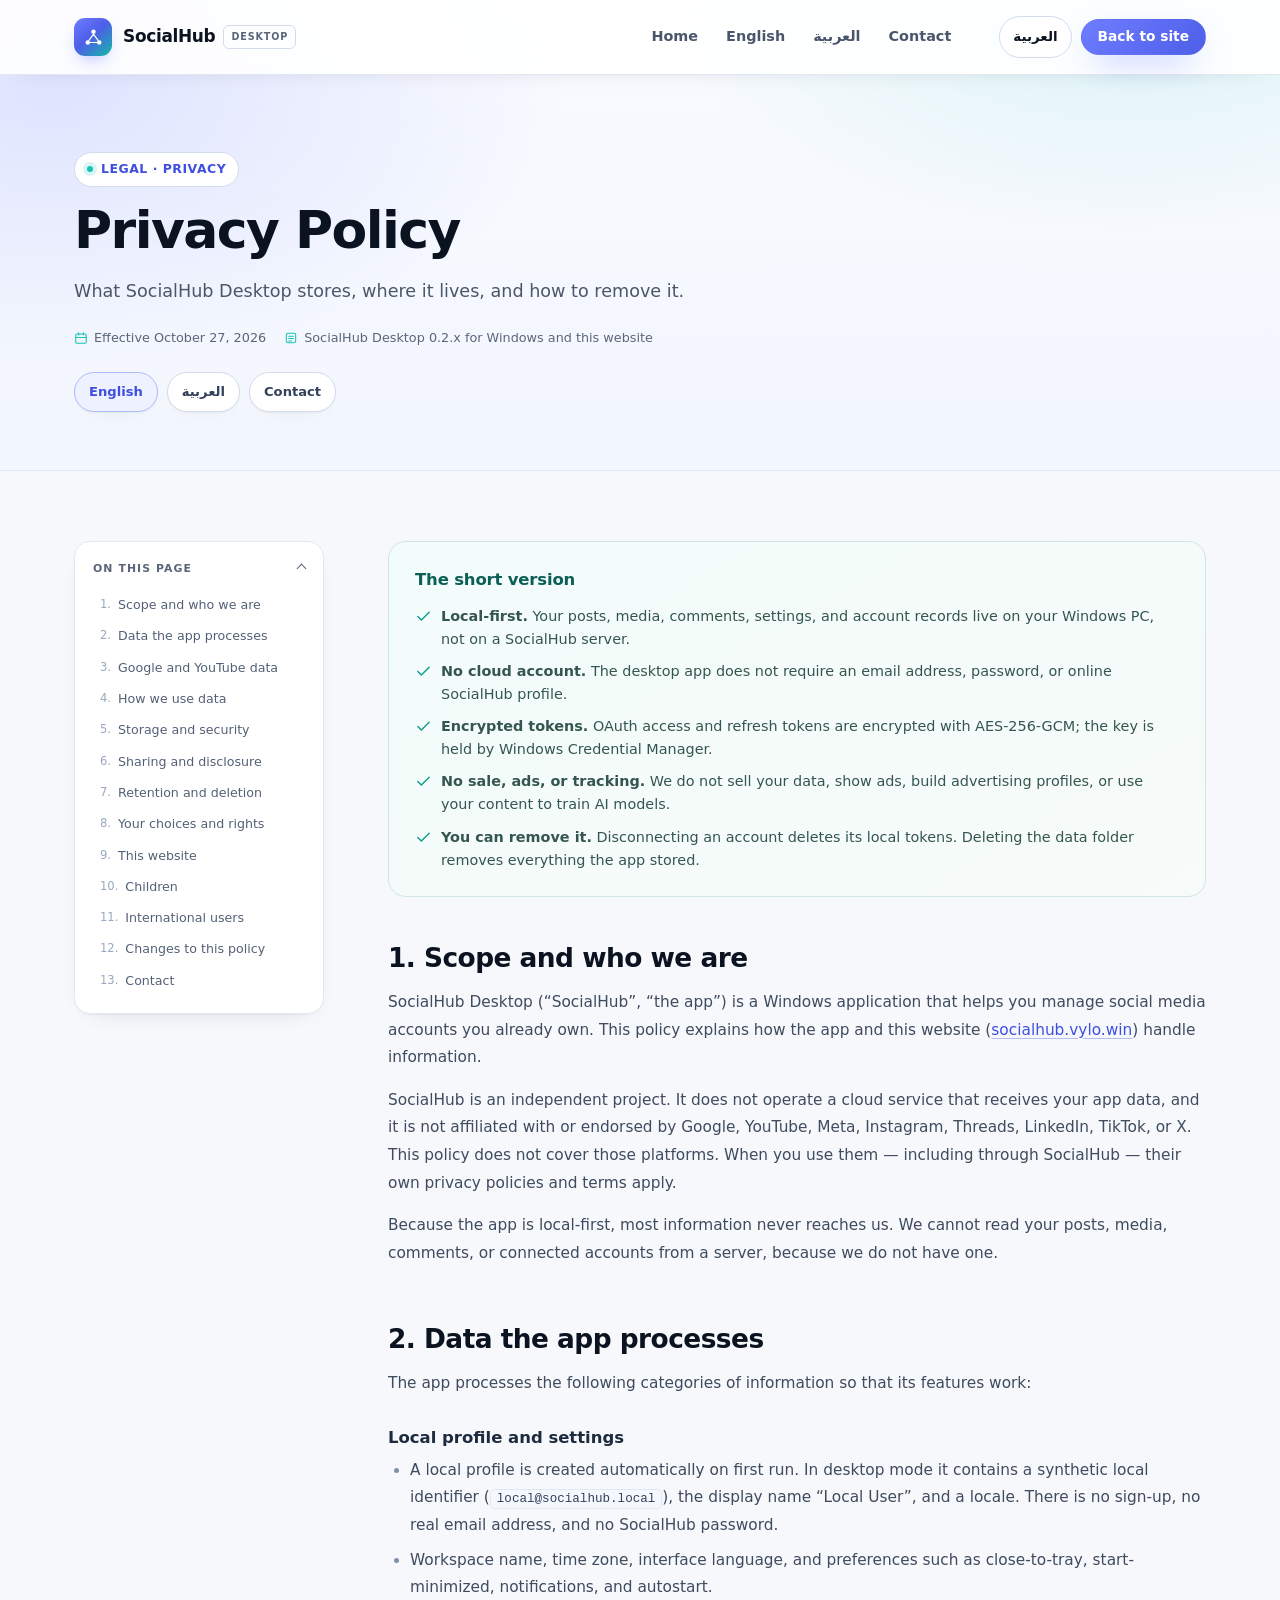
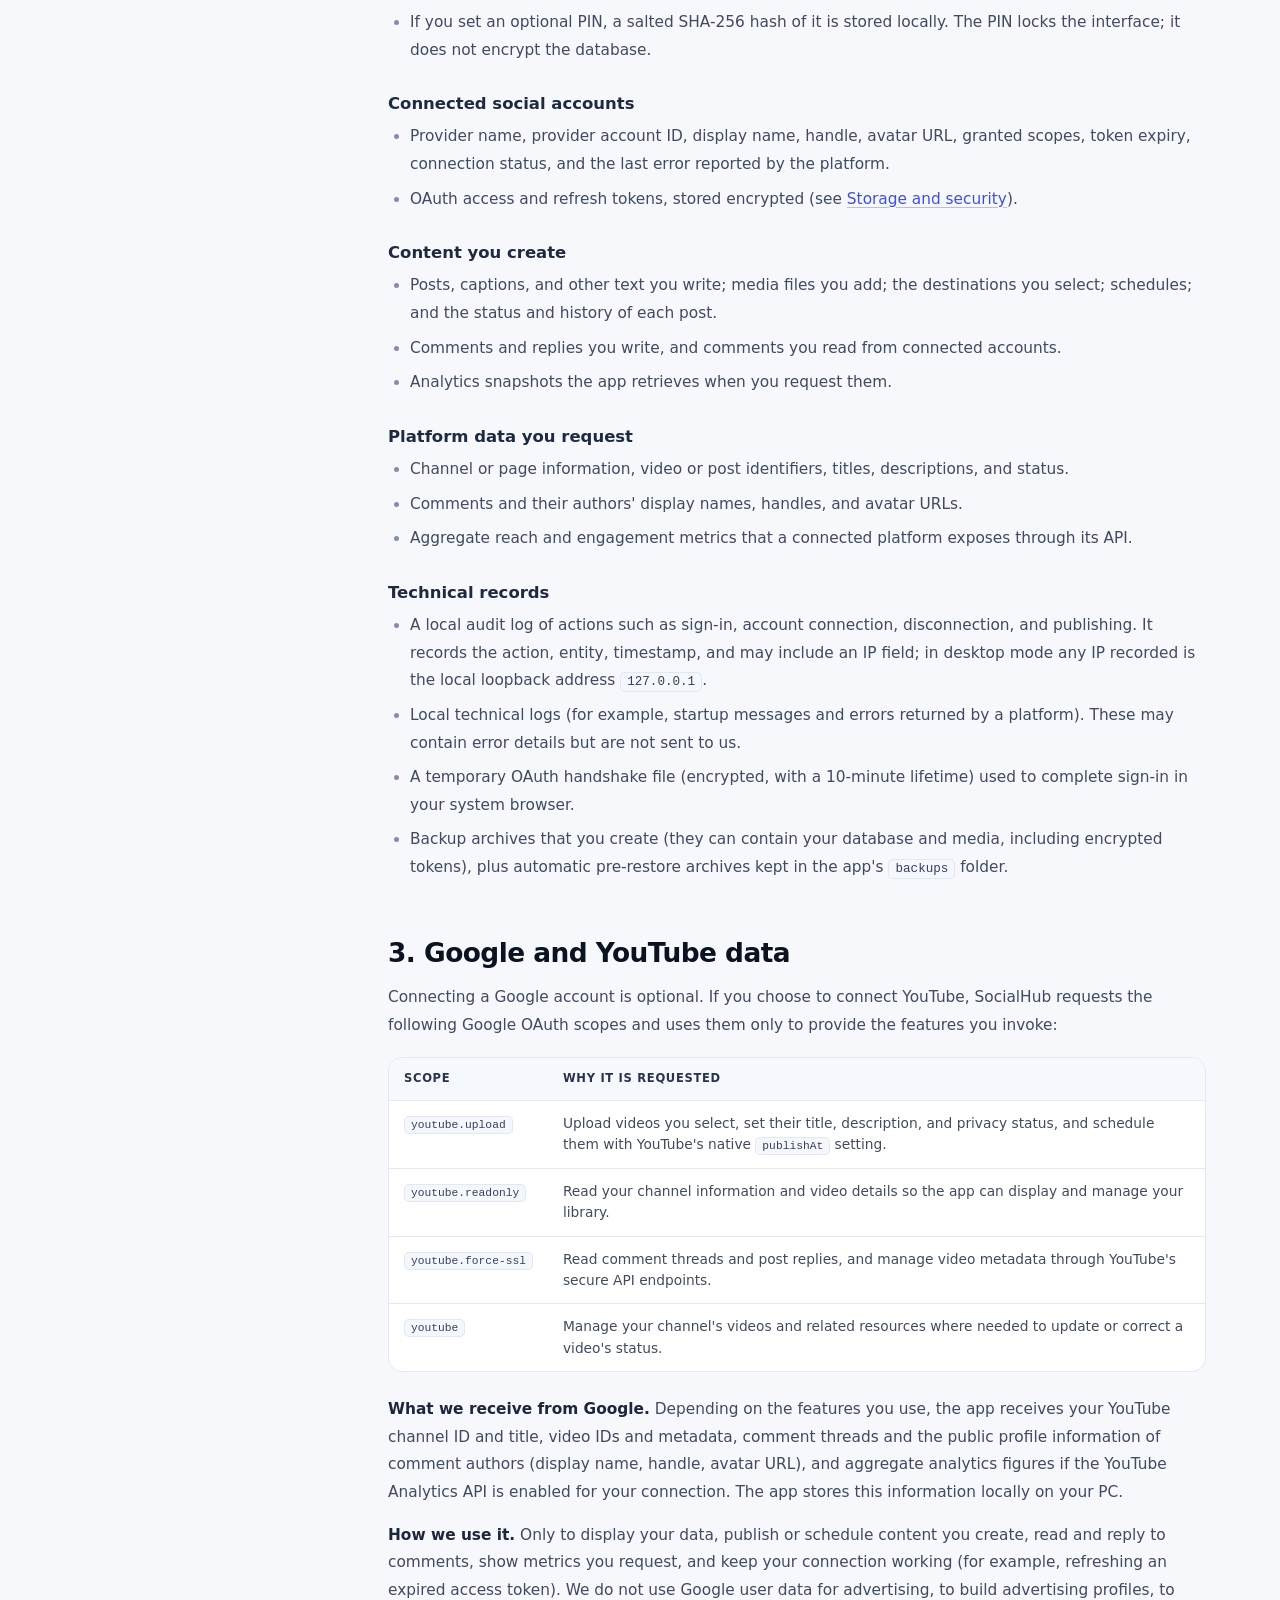
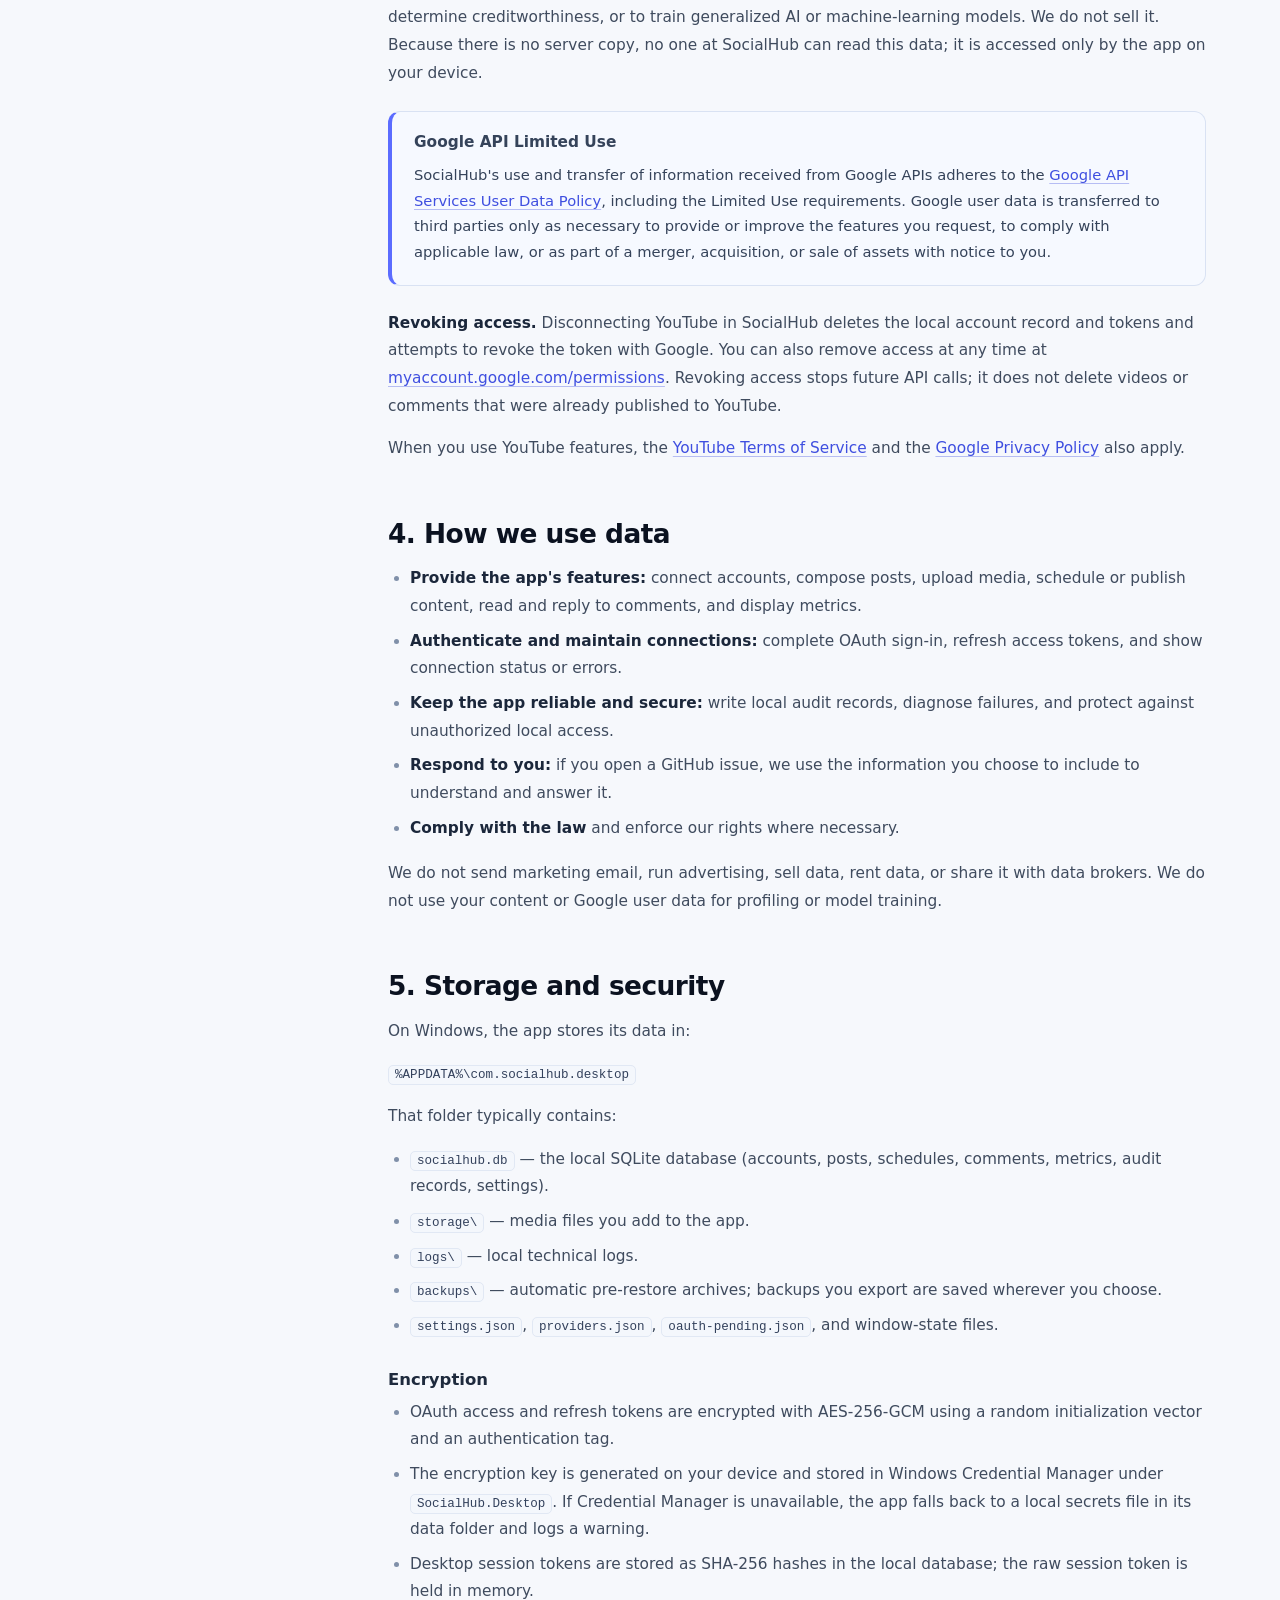
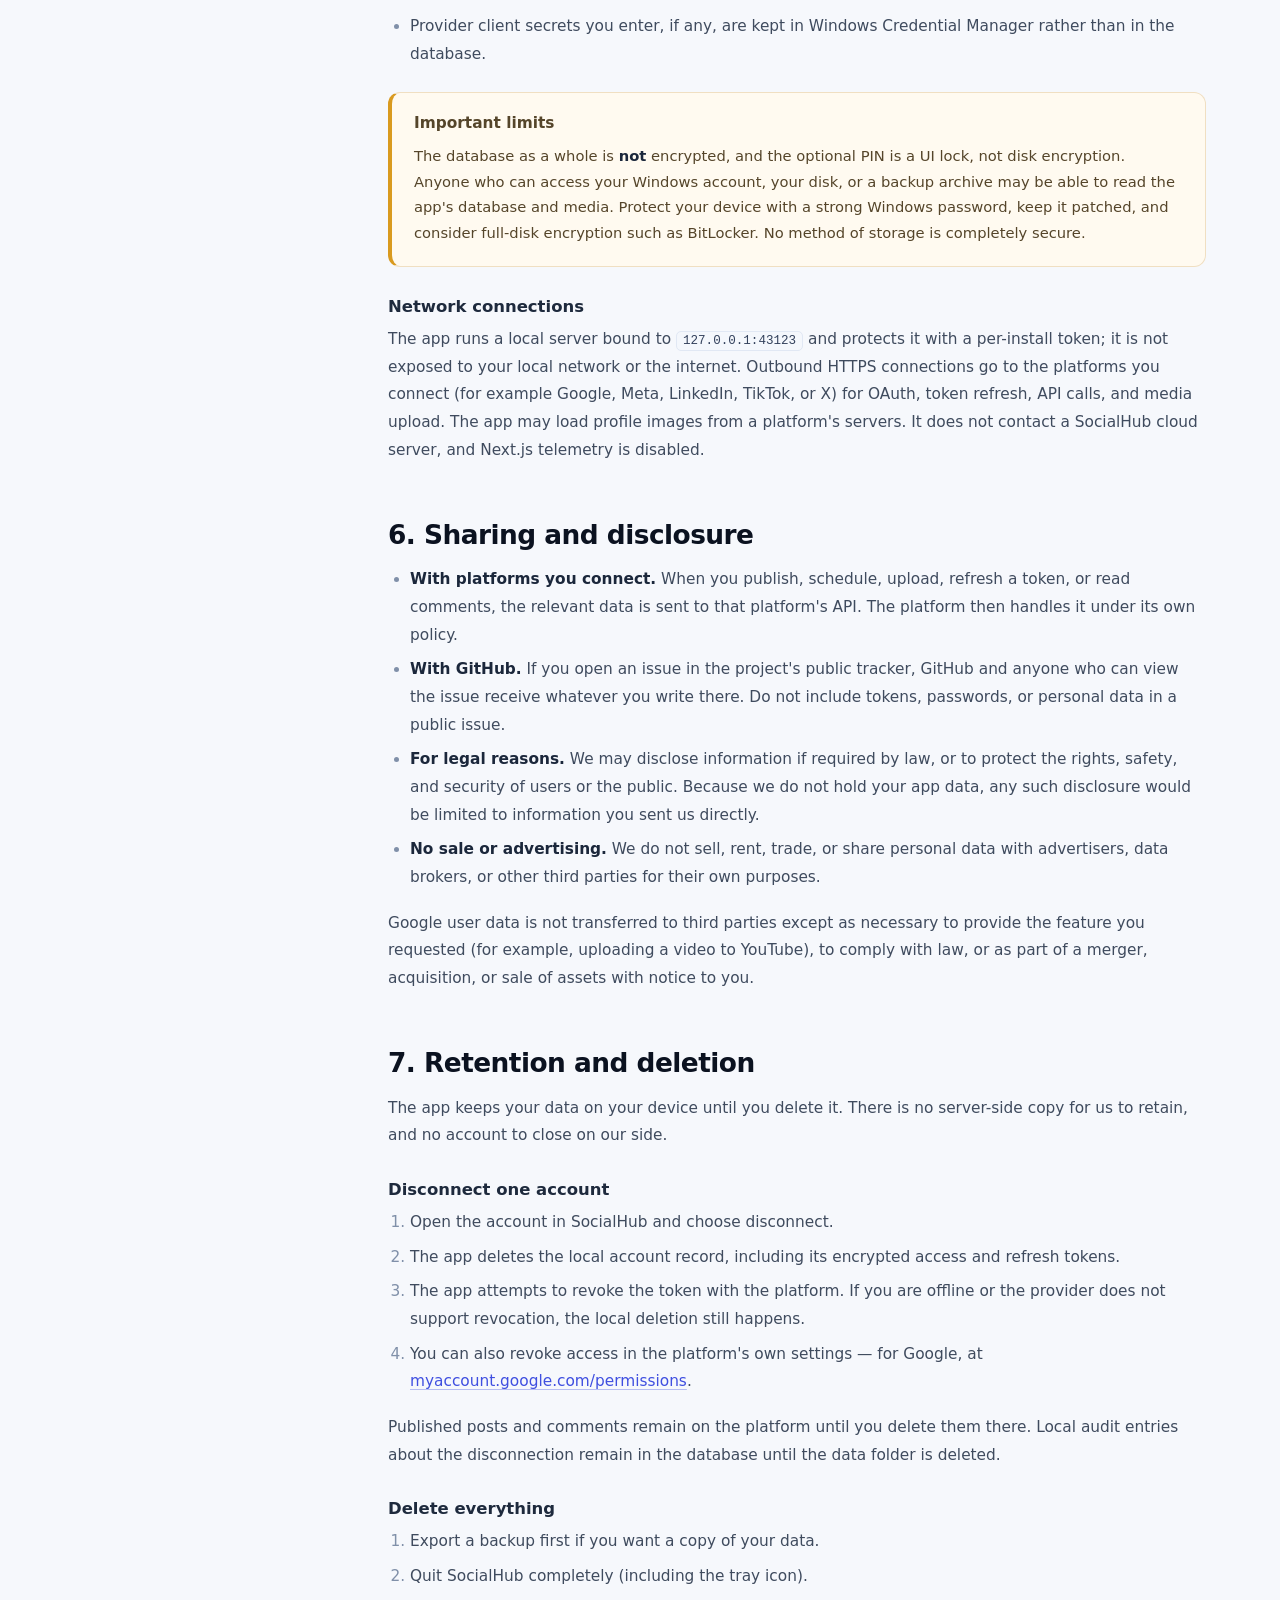
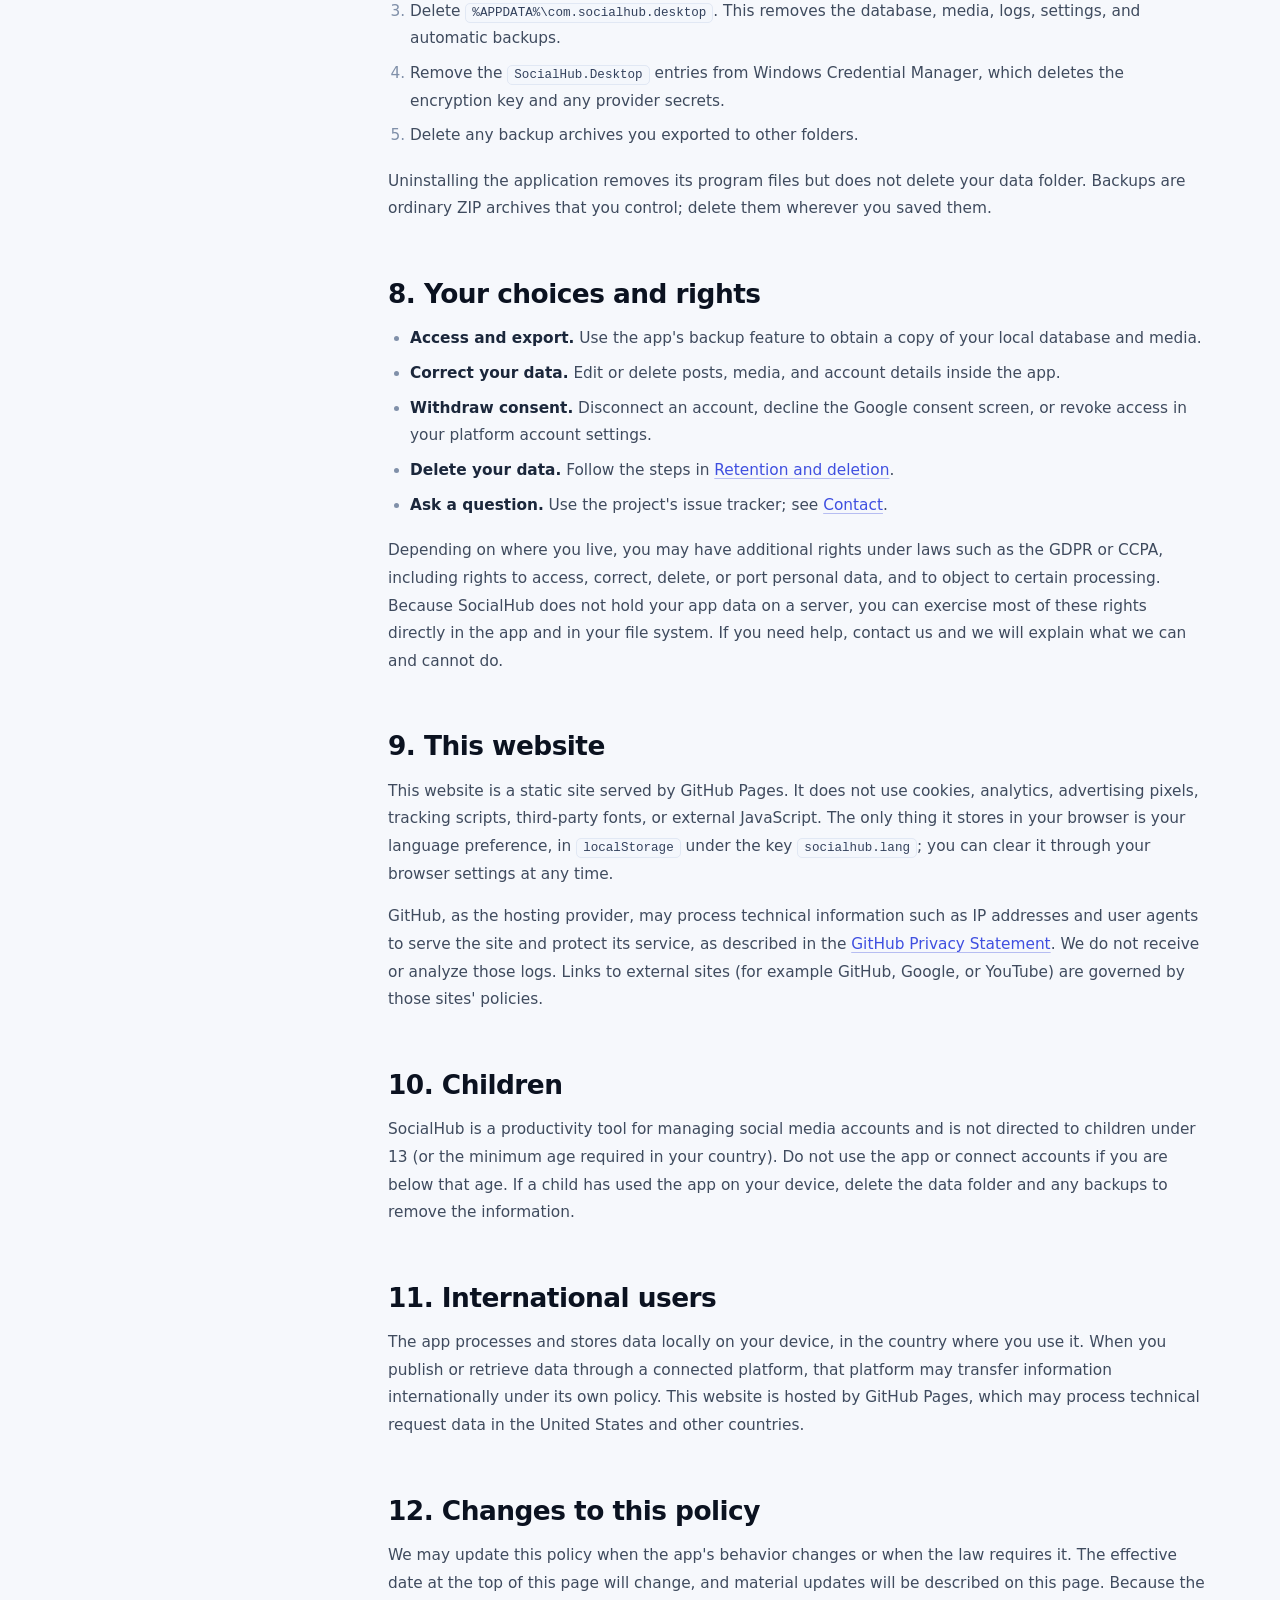
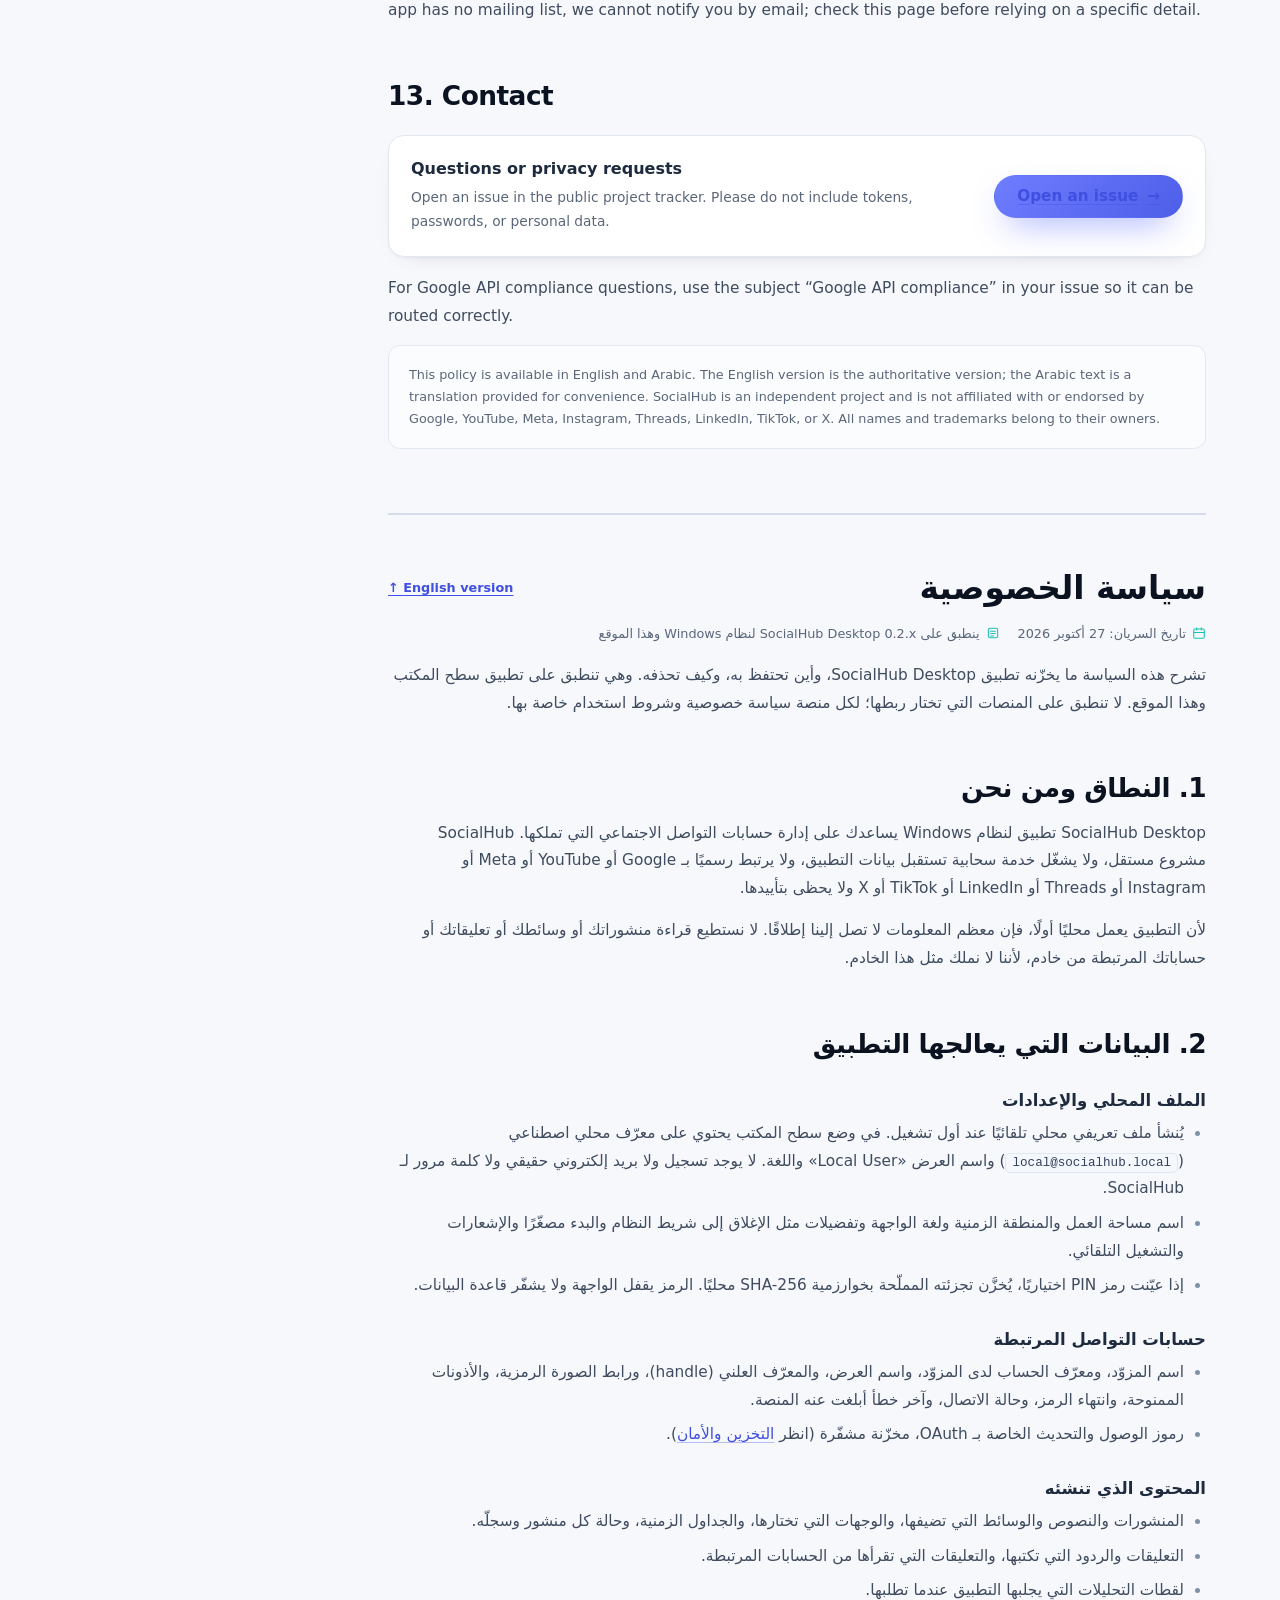
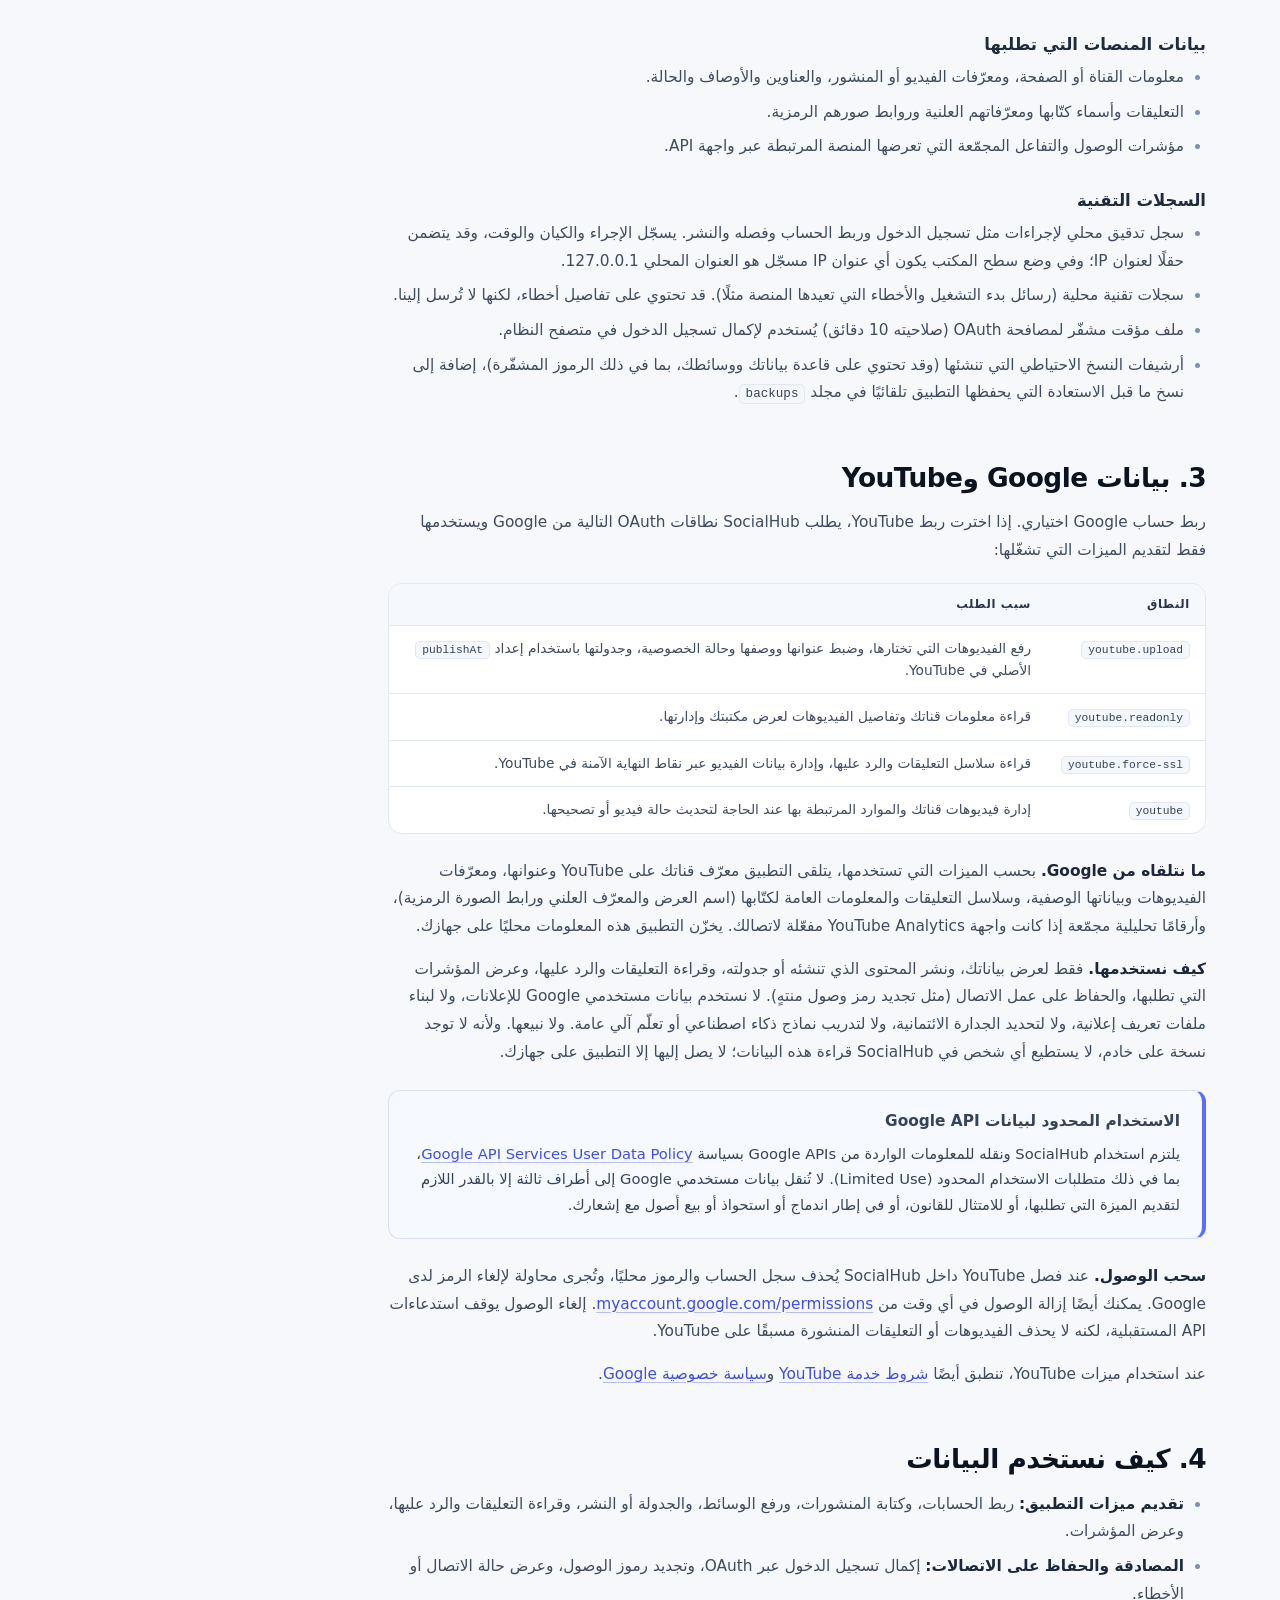
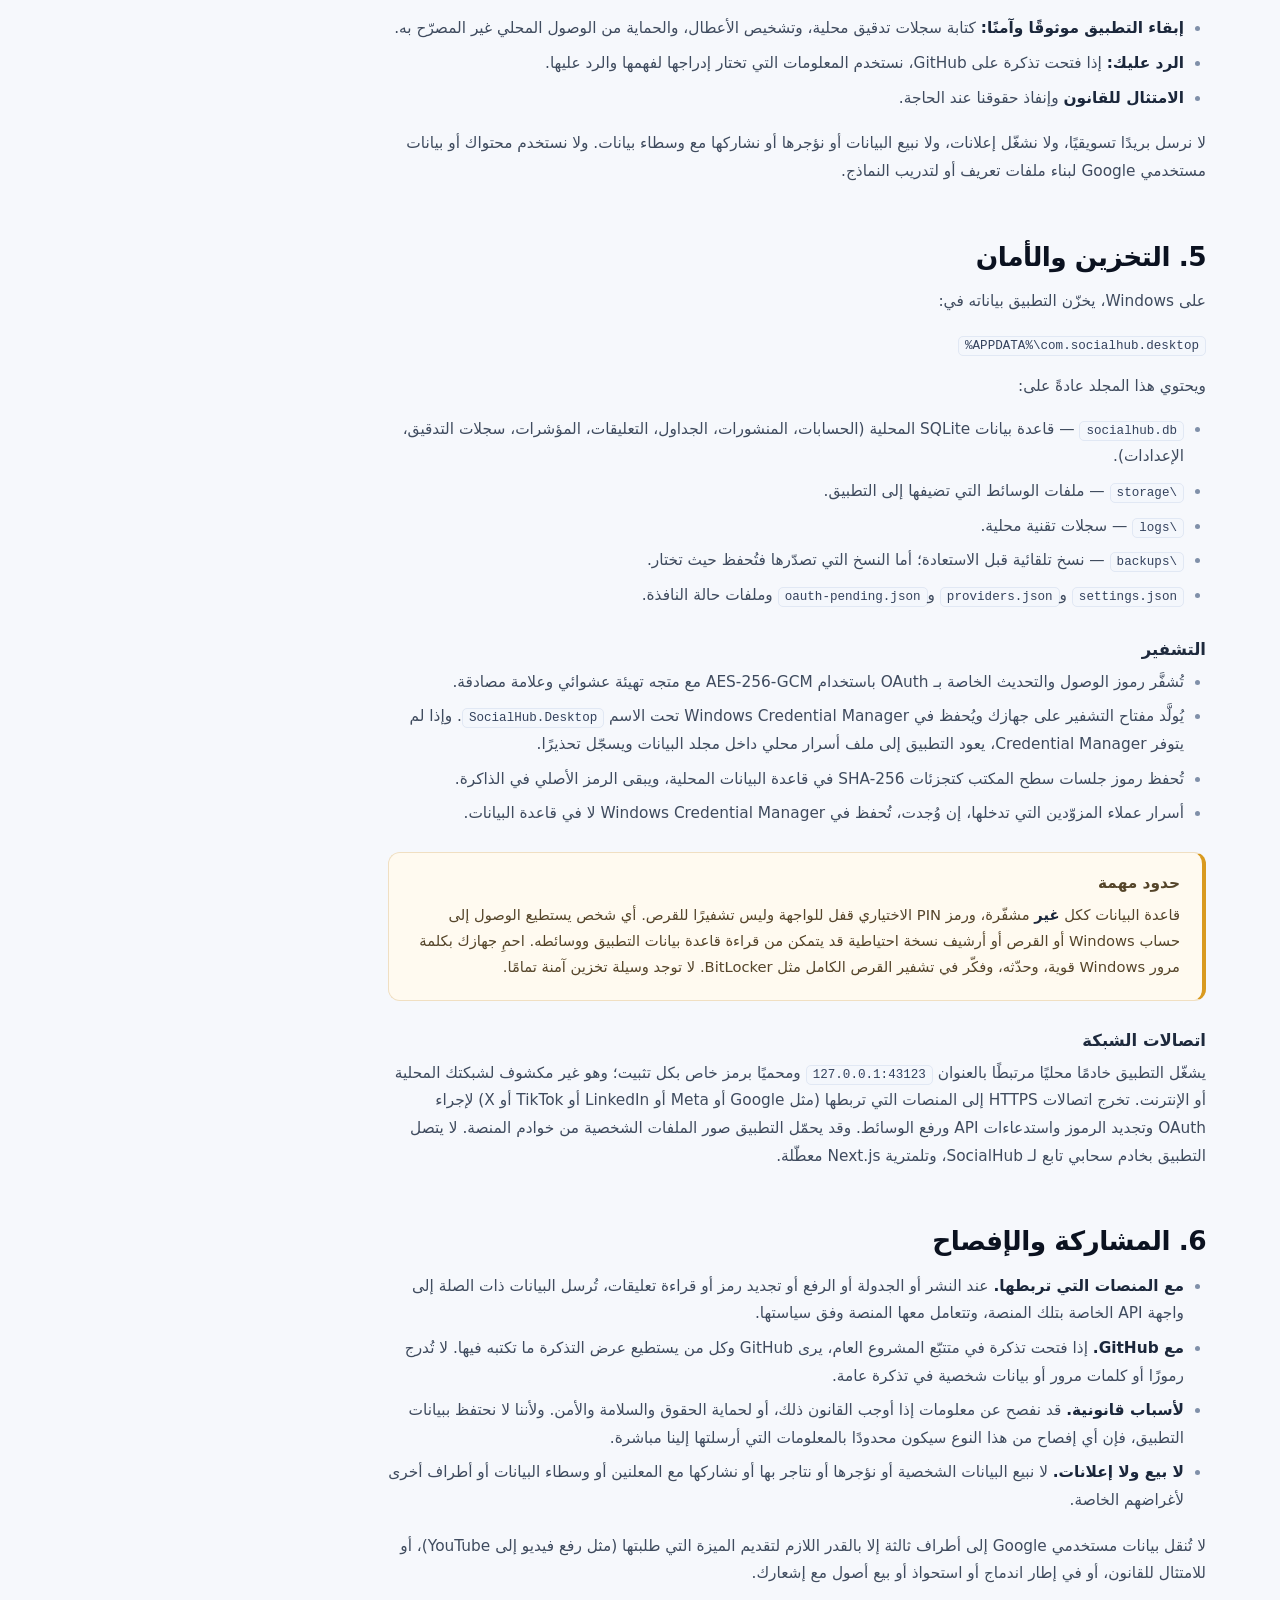
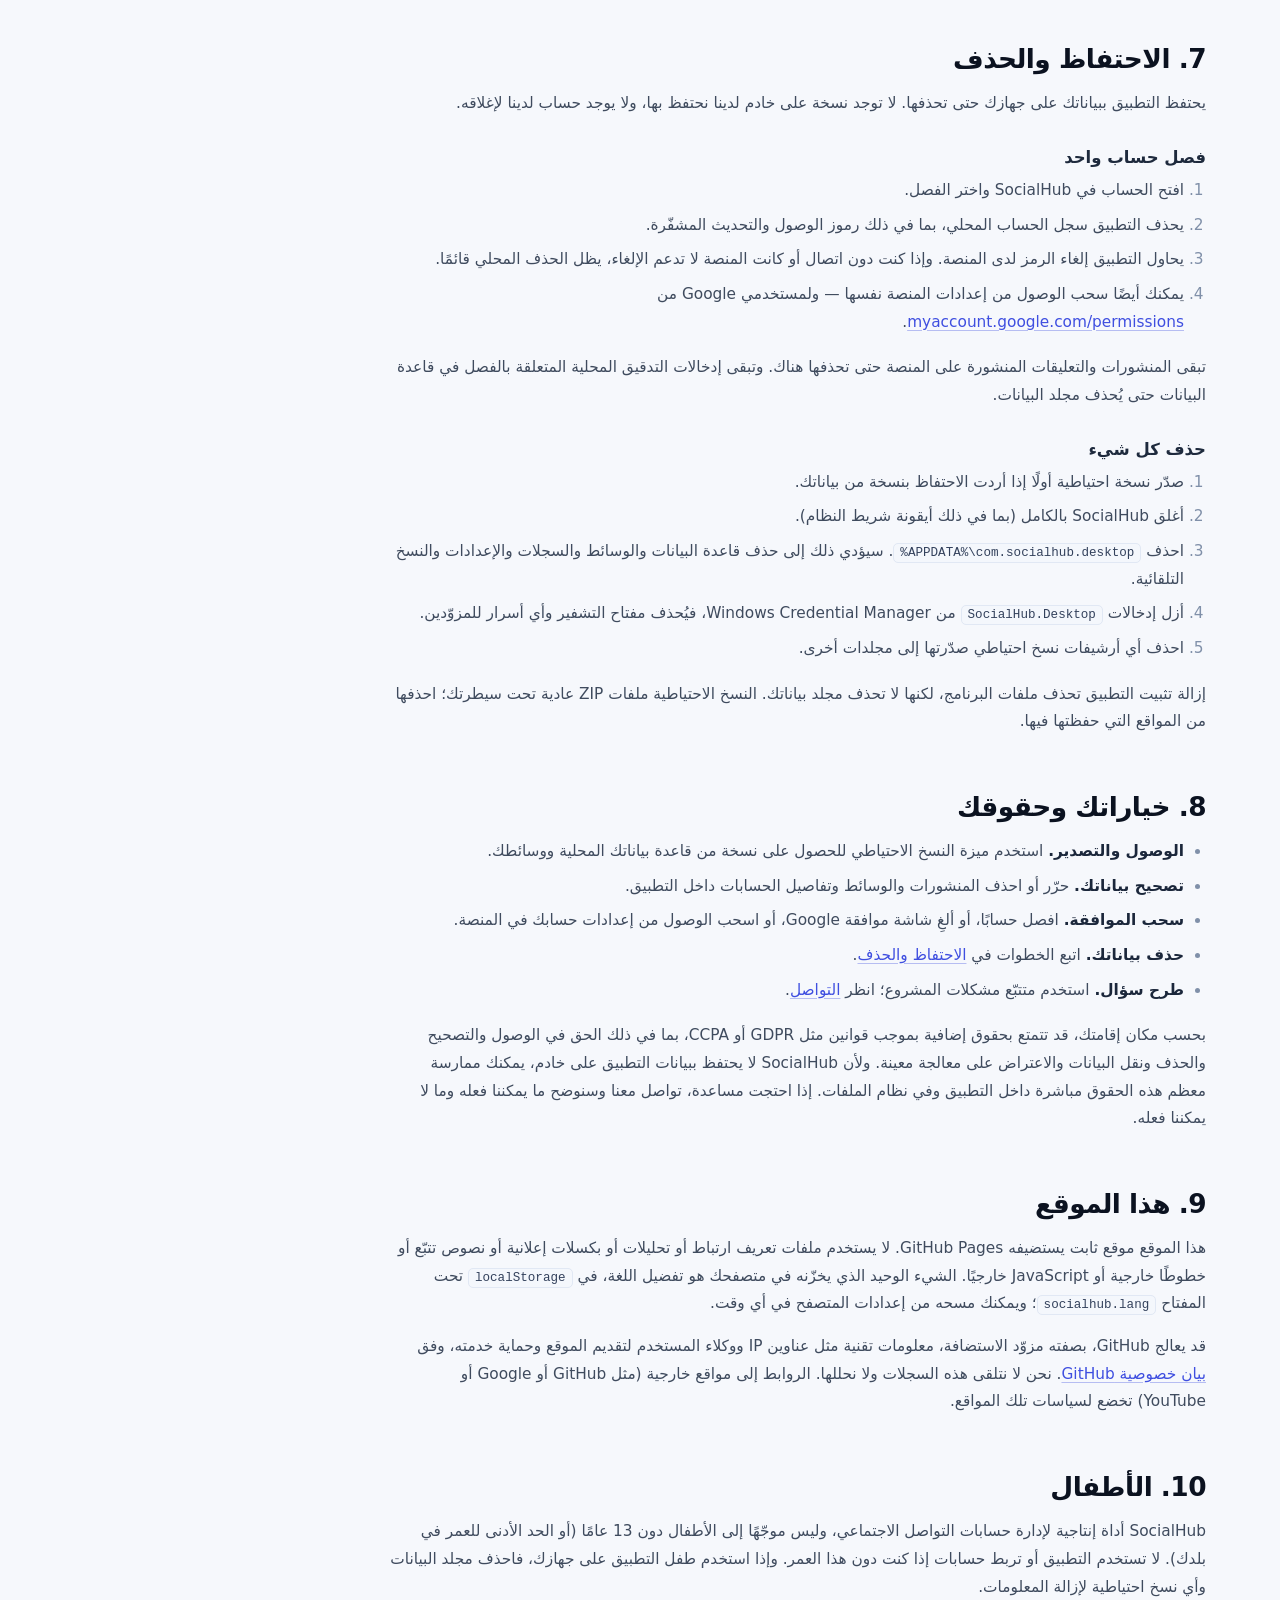
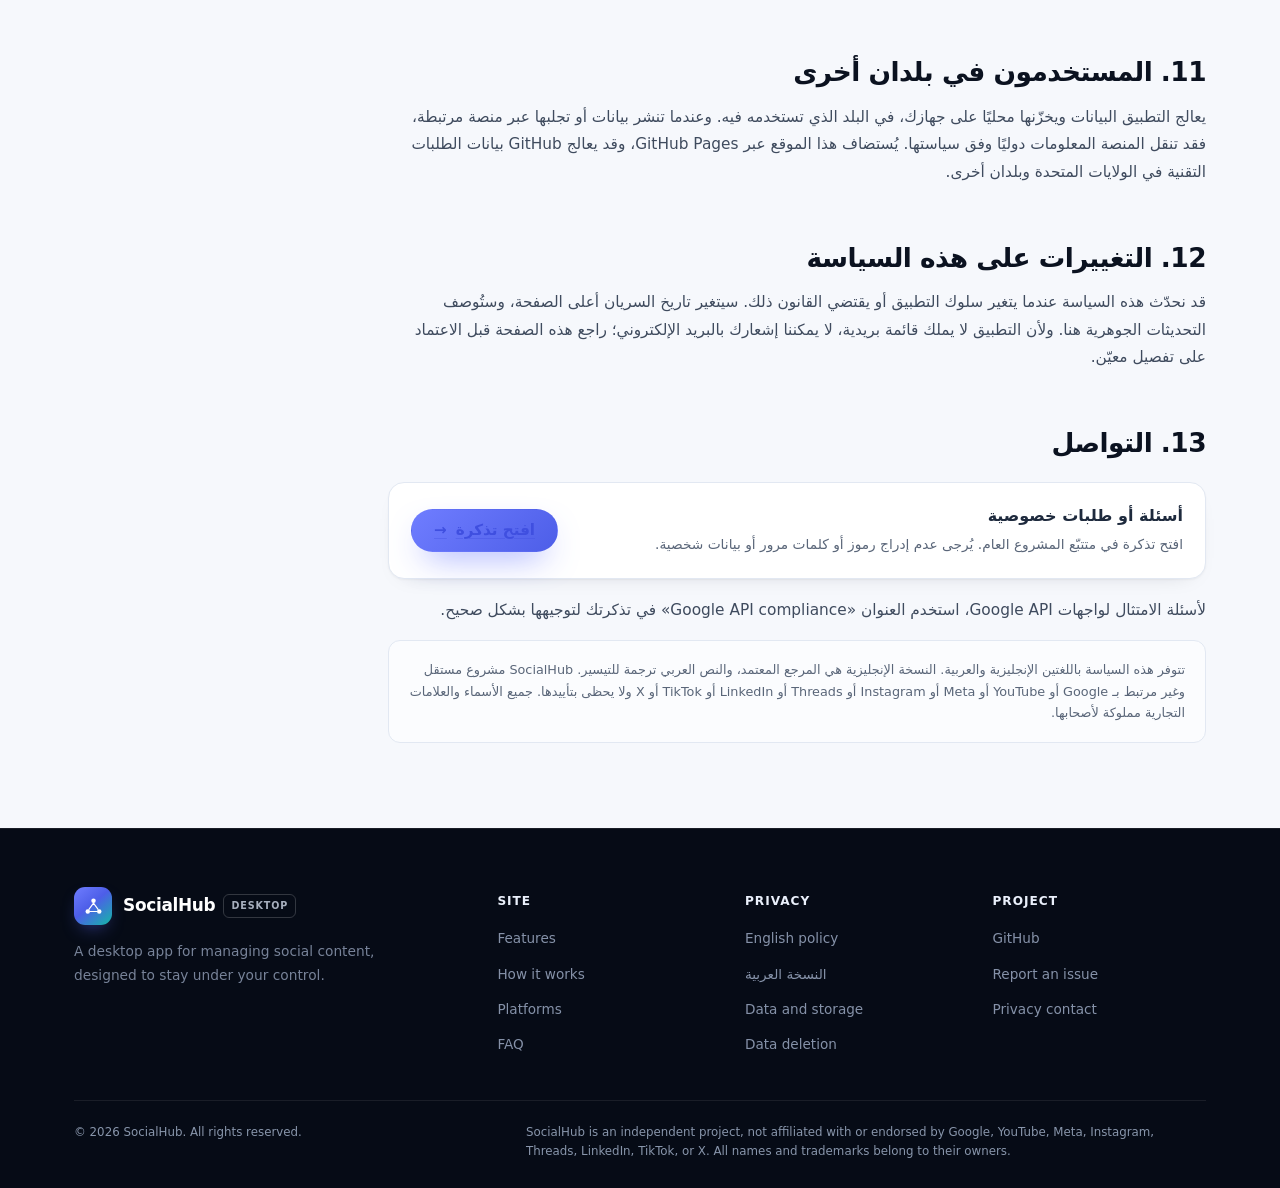
<file: privacy/index.html>
<!DOCTYPE html>
<html lang="en" dir="ltr">
<head>
  <meta charset="UTF-8">
  <meta name="viewport" content="width=device-width, initial-scale=1">
  <title>Privacy Policy — SocialHub Desktop</title>
  <meta name="description" content="How SocialHub Desktop stores data locally, uses OAuth tokens, accesses YouTube, and lets you disconnect accounts or delete your data.">
  <meta name="theme-color" content="#ffffff">
  <meta name="color-scheme" content="light">
  <link rel="canonical" href="https://socialhub.vylo.win/privacy/">
  <link rel="icon" href="../favicon.svg" type="image/svg+xml">
  <link rel="stylesheet" href="../assets/styles.css">
  <script defer src="../assets/site.js"></script>

  <meta property="og:type" content="website">
  <meta property="og:site_name" content="SocialHub">
  <meta property="og:title" content="Privacy Policy — SocialHub Desktop">
  <meta property="og:description" content="What SocialHub Desktop stores, where it lives, and how to remove it.">
  <meta property="og:url" content="https://socialhub.vylo.win/privacy/">
  <meta property="og:locale" content="en_US">
  <meta property="og:locale:alternate" content="ar_AR">
  <meta name="twitter:card" content="summary">
</head>
<body class="policy-page">
  <a class="skip-link" href="#main">Skip to content</a>

  <header class="site-header site-header--solid">
    <div class="wrap header-inner">
      <a class="brand" href="../" aria-label="SocialHub — home">
        <span class="logo-mark" aria-hidden="true">
          <svg viewBox="0 0 32 32" fill="none">
            <circle cx="16" cy="8" r="3.1" fill="currentColor"/>
            <circle cx="8" cy="23" r="3.1" fill="currentColor"/>
            <circle cx="24" cy="23" r="3.1" fill="currentColor"/>
            <path d="M16 11.2 9.6 20M16 11.2 22.4 20M11.1 23h9.8" stroke="currentColor" stroke-width="1.6" stroke-linecap="round"/>
          </svg>
        </span>
        <span class="brand-text">SocialHub <span class="brand-tag">Desktop</span></span>
      </a>

      <nav class="site-nav" id="site-nav" data-nav aria-label="Primary navigation">
        <a href="../">Home</a>
        <a href="#english">English</a>
        <a href="#arabic" lang="ar">العربية</a>
        <a href="#contact">Contact</a>
      </nav>

      <div class="header-actions">
        <a class="lang-btn" href="#arabic" lang="ar" hreflang="ar" aria-label="Go to the Arabic version">العربية</a>
        <a class="btn btn--primary btn--sm" href="../">Back to site</a>
        <button class="nav-toggle" type="button" data-nav-toggle aria-expanded="false" aria-controls="site-nav" aria-label="Open menu">
          <span></span><span></span><span></span>
        </button>
      </div>
    </div>
  </header>

  <main id="main">
    <section class="policy-hero">
      <div class="wrap">
        <p class="eyebrow"><span class="eyebrow__dot" aria-hidden="true"></span>Legal · Privacy</p>
        <h1>Privacy Policy</h1>
        <p class="lead">What SocialHub Desktop stores, where it lives, and how to remove it.</p>
        <div class="policy-meta">
          <span>
            <svg viewBox="0 0 24 24" fill="none" stroke="currentColor" stroke-width="1.8" stroke-linecap="round" stroke-linejoin="round" aria-hidden="true"><rect x="3" y="5" width="18" height="16" rx="2"/><path d="M8 3v4M16 3v4M3 11h18"/></svg>
            Effective October 27, 2026
          </span>
          <span>
            <svg viewBox="0 0 24 24" fill="none" stroke="currentColor" stroke-width="1.8" stroke-linecap="round" stroke-linejoin="round" aria-hidden="true"><rect x="4" y="4" width="16" height="16" rx="3"/><path d="M8 9h8M8 13h8M8 17h5"/></svg>
            SocialHub Desktop 0.2.x for Windows and this website
          </span>
        </div>
        <div class="policy-jump" data-policy-jump data-policy-current>
          <a href="#english" aria-current="true">English</a>
          <a href="#arabic" lang="ar">العربية</a>
          <a href="#contact">Contact</a>
        </div>
      </div>
    </section>

    <div class="wrap policy-layout">
      <details class="policy-toc">
        <summary>On this page</summary>
        <ol>
          <li><a href="#overview">Scope and who we are</a></li>
          <li><a href="#data">Data the app processes</a></li>
          <li><a href="#google">Google and YouTube data</a></li>
          <li><a href="#use">How we use data</a></li>
          <li><a href="#storage">Storage and security</a></li>
          <li><a href="#sharing">Sharing and disclosure</a></li>
          <li><a href="#deletion">Retention and deletion</a></li>
          <li><a href="#choices">Your choices and rights</a></li>
          <li><a href="#website">This website</a></li>
          <li><a href="#children">Children</a></li>
          <li><a href="#international">International users</a></li>
          <li><a href="#changes">Changes to this policy</a></li>
          <li><a href="#contact">Contact</a></li>
        </ol>
      </details>

      <div class="policy-body">
        <div class="policy-summary">
          <h2>The short version</h2>
          <ul>
            <li>
              <svg viewBox="0 0 24 24" fill="none" stroke="currentColor" stroke-width="2" stroke-linecap="round" stroke-linejoin="round" aria-hidden="true"><path d="M20 6L9 17l-5-5"/></svg>
              <span><strong>Local-first.</strong> Your posts, media, comments, settings, and account records live on your Windows PC, not on a SocialHub server.</span>
            </li>
            <li>
              <svg viewBox="0 0 24 24" fill="none" stroke="currentColor" stroke-width="2" stroke-linecap="round" stroke-linejoin="round" aria-hidden="true"><path d="M20 6L9 17l-5-5"/></svg>
              <span><strong>No cloud account.</strong> The desktop app does not require an email address, password, or online SocialHub profile.</span>
            </li>
            <li>
              <svg viewBox="0 0 24 24" fill="none" stroke="currentColor" stroke-width="2" stroke-linecap="round" stroke-linejoin="round" aria-hidden="true"><path d="M20 6L9 17l-5-5"/></svg>
              <span><strong>Encrypted tokens.</strong> OAuth access and refresh tokens are encrypted with AES-256-GCM; the key is held by Windows Credential Manager.</span>
            </li>
            <li>
              <svg viewBox="0 0 24 24" fill="none" stroke="currentColor" stroke-width="2" stroke-linecap="round" stroke-linejoin="round" aria-hidden="true"><path d="M20 6L9 17l-5-5"/></svg>
              <span><strong>No sale, ads, or tracking.</strong> We do not sell your data, show ads, build advertising profiles, or use your content to train AI models.</span>
            </li>
            <li>
              <svg viewBox="0 0 24 24" fill="none" stroke="currentColor" stroke-width="2" stroke-linecap="round" stroke-linejoin="round" aria-hidden="true"><path d="M20 6L9 17l-5-5"/></svg>
              <span><strong>You can remove it.</strong> Disconnecting an account deletes its local tokens. Deleting the data folder removes everything the app stored.</span>
            </li>
          </ul>
        </div>

        <article id="english" class="prose" lang="en">
          <h2 id="overview">1. Scope and who we are</h2>
          <p>
            SocialHub Desktop (“SocialHub”, “the app”) is a Windows application that helps you manage social media accounts you already own. This policy explains how the app and this website (<a href="https://socialhub.vylo.win/">socialhub.vylo.win</a>) handle information.
          </p>
          <p>
            SocialHub is an independent project. It does not operate a cloud service that receives your app data, and it is not affiliated with or endorsed by Google, YouTube, Meta, Instagram, Threads, LinkedIn, TikTok, or X. This policy does not cover those platforms. When you use them — including through SocialHub — their own privacy policies and terms apply.
          </p>
          <p>
            Because the app is local-first, most information never reaches us. We cannot read your posts, media, comments, or connected accounts from a server, because we do not have one.
          </p>

          <h2 id="data">2. Data the app processes</h2>
          <p>The app processes the following categories of information so that its features work:</p>

          <h3>Local profile and settings</h3>
          <ul>
            <li>A local profile is created automatically on first run. In desktop mode it contains a synthetic local identifier (<code>local@socialhub.local</code>), the display name “Local User”, and a locale. There is no sign-up, no real email address, and no SocialHub password.</li>
            <li>Workspace name, time zone, interface language, and preferences such as close-to-tray, start-minimized, notifications, and autostart.</li>
            <li>If you set an optional PIN, a salted SHA-256 hash of it is stored locally. The PIN locks the interface; it does not encrypt the database.</li>
          </ul>

          <h3>Connected social accounts</h3>
          <ul>
            <li>Provider name, provider account ID, display name, handle, avatar URL, granted scopes, token expiry, connection status, and the last error reported by the platform.</li>
            <li>OAuth access and refresh tokens, stored encrypted (see <a href="#storage">Storage and security</a>).</li>
          </ul>

          <h3>Content you create</h3>
          <ul>
            <li>Posts, captions, and other text you write; media files you add; the destinations you select; schedules; and the status and history of each post.</li>
            <li>Comments and replies you write, and comments you read from connected accounts.</li>
            <li>Analytics snapshots the app retrieves when you request them.</li>
          </ul>

          <h3>Platform data you request</h3>
          <ul>
            <li>Channel or page information, video or post identifiers, titles, descriptions, and status.</li>
            <li>Comments and their authors' display names, handles, and avatar URLs.</li>
            <li>Aggregate reach and engagement metrics that a connected platform exposes through its API.</li>
          </ul>

          <h3>Technical records</h3>
          <ul>
            <li>A local audit log of actions such as sign-in, account connection, disconnection, and publishing. It records the action, entity, timestamp, and may include an IP field; in desktop mode any IP recorded is the local loopback address <code>127.0.0.1</code>.</li>
            <li>Local technical logs (for example, startup messages and errors returned by a platform). These may contain error details but are not sent to us.</li>
            <li>A temporary OAuth handshake file (encrypted, with a 10-minute lifetime) used to complete sign-in in your system browser.</li>
            <li>Backup archives that you create (they can contain your database and media, including encrypted tokens), plus automatic pre-restore archives kept in the app's <code>backups</code> folder.</li>
          </ul>

          <h2 id="google">3. Google and YouTube data</h2>
          <p>
            Connecting a Google account is optional. If you choose to connect YouTube, SocialHub requests the following Google OAuth scopes and uses them only to provide the features you invoke:
          </p>

          <div class="table-wrap">
            <table class="scope-table">
              <thead>
                <tr>
                  <th scope="col">Scope</th>
                  <th scope="col">Why it is requested</th>
                </tr>
              </thead>
              <tbody>
                <tr>
                  <td><code>youtube.upload</code></td>
                  <td>Upload videos you select, set their title, description, and privacy status, and schedule them with YouTube's native <code>publishAt</code> setting.</td>
                </tr>
                <tr>
                  <td><code>youtube.readonly</code></td>
                  <td>Read your channel information and video details so the app can display and manage your library.</td>
                </tr>
                <tr>
                  <td><code>youtube.force-ssl</code></td>
                  <td>Read comment threads and post replies, and manage video metadata through YouTube's secure API endpoints.</td>
                </tr>
                <tr>
                  <td><code>youtube</code></td>
                  <td>Manage your channel's videos and related resources where needed to update or correct a video's status.</td>
                </tr>
              </tbody>
            </table>
          </div>

          <p>
            <strong>What we receive from Google.</strong> Depending on the features you use, the app receives your YouTube channel ID and title, video IDs and metadata, comment threads and the public profile information of comment authors (display name, handle, avatar URL), and aggregate analytics figures if the YouTube Analytics API is enabled for your connection. The app stores this information locally on your PC.
          </p>
          <p>
            <strong>How we use it.</strong> Only to display your data, publish or schedule content you create, read and reply to comments, show metrics you request, and keep your connection working (for example, refreshing an expired access token). We do not use Google user data for advertising, to build advertising profiles, to determine creditworthiness, or to train generalized AI or machine-learning models. We do not sell it. Because there is no server copy, no one at SocialHub can read this data; it is accessed only by the app on your device.
          </p>

          <div class="callout">
            <h3>Google API Limited Use</h3>
            <p>
              SocialHub's use and transfer of information received from Google APIs adheres to the <a href="https://developers.google.com/terms/api-services-user-data-policy" rel="noopener">Google API Services User Data Policy</a>, including the Limited Use requirements. Google user data is transferred to third parties only as necessary to provide or improve the features you request, to comply with applicable law, or as part of a merger, acquisition, or sale of assets with notice to you.
            </p>
          </div>

          <p>
            <strong>Revoking access.</strong> Disconnecting YouTube in SocialHub deletes the local account record and tokens and attempts to revoke the token with Google. You can also remove access at any time at <a href="https://myaccount.google.com/permissions" rel="noopener">myaccount.google.com/permissions</a>. Revoking access stops future API calls; it does not delete videos or comments that were already published to YouTube.
          </p>
          <p>
            When you use YouTube features, the <a href="https://www.youtube.com/t/terms" rel="noopener">YouTube Terms of Service</a> and the <a href="https://policies.google.com/privacy" rel="noopener">Google Privacy Policy</a> also apply.
          </p>

          <h2 id="use">4. How we use data</h2>
          <ul>
            <li><strong>Provide the app's features:</strong> connect accounts, compose posts, upload media, schedule or publish content, read and reply to comments, and display metrics.</li>
            <li><strong>Authenticate and maintain connections:</strong> complete OAuth sign-in, refresh access tokens, and show connection status or errors.</li>
            <li><strong>Keep the app reliable and secure:</strong> write local audit records, diagnose failures, and protect against unauthorized local access.</li>
            <li><strong>Respond to you:</strong> if you open a GitHub issue, we use the information you choose to include to understand and answer it.</li>
            <li><strong>Comply with the law</strong> and enforce our rights where necessary.</li>
          </ul>
          <p>
            We do not send marketing email, run advertising, sell data, rent data, or share it with data brokers. We do not use your content or Google user data for profiling or model training.
          </p>

          <h2 id="storage">5. Storage and security</h2>
          <p>
            On Windows, the app stores its data in:
          </p>
          <p><code>%APPDATA%\com.socialhub.desktop</code></p>
          <p>That folder typically contains:</p>
          <ul>
            <li><code>socialhub.db</code> — the local SQLite database (accounts, posts, schedules, comments, metrics, audit records, settings).</li>
            <li><code>storage\</code> — media files you add to the app.</li>
            <li><code>logs\</code> — local technical logs.</li>
            <li><code>backups\</code> — automatic pre-restore archives; backups you export are saved wherever you choose.</li>
            <li><code>settings.json</code>, <code>providers.json</code>, <code>oauth-pending.json</code>, and window-state files.</li>
          </ul>

          <h3>Encryption</h3>
          <ul>
            <li>OAuth access and refresh tokens are encrypted with AES-256-GCM using a random initialization vector and an authentication tag.</li>
            <li>The encryption key is generated on your device and stored in Windows Credential Manager under <code>SocialHub.Desktop</code>. If Credential Manager is unavailable, the app falls back to a local secrets file in its data folder and logs a warning.</li>
            <li>Desktop session tokens are stored as SHA-256 hashes in the local database; the raw session token is held in memory.</li>
            <li>Provider client secrets you enter, if any, are kept in Windows Credential Manager rather than in the database.</li>
          </ul>

          <div class="callout callout--warn">
            <h3>Important limits</h3>
            <p>
              The database as a whole is <strong>not</strong> encrypted, and the optional PIN is a UI lock, not disk encryption. Anyone who can access your Windows account, your disk, or a backup archive may be able to read the app's database and media. Protect your device with a strong Windows password, keep it patched, and consider full-disk encryption such as BitLocker. No method of storage is completely secure.
            </p>
          </div>

          <h3>Network connections</h3>
          <p>
            The app runs a local server bound to <code>127.0.0.1:43123</code> and protects it with a per-install token; it is not exposed to your local network or the internet. Outbound HTTPS connections go to the platforms you connect (for example Google, Meta, LinkedIn, TikTok, or X) for OAuth, token refresh, API calls, and media upload. The app may load profile images from a platform's servers. It does not contact a SocialHub cloud server, and Next.js telemetry is disabled.
          </p>

          <h2 id="sharing">6. Sharing and disclosure</h2>
          <ul>
            <li><strong>With platforms you connect.</strong> When you publish, schedule, upload, refresh a token, or read comments, the relevant data is sent to that platform's API. The platform then handles it under its own policy.</li>
            <li><strong>With GitHub.</strong> If you open an issue in the project's public tracker, GitHub and anyone who can view the issue receive whatever you write there. Do not include tokens, passwords, or personal data in a public issue.</li>
            <li><strong>For legal reasons.</strong> We may disclose information if required by law, or to protect the rights, safety, and security of users or the public. Because we do not hold your app data, any such disclosure would be limited to information you sent us directly.</li>
            <li><strong>No sale or advertising.</strong> We do not sell, rent, trade, or share personal data with advertisers, data brokers, or other third parties for their own purposes.</li>
          </ul>
          <p>
            Google user data is not transferred to third parties except as necessary to provide the feature you requested (for example, uploading a video to YouTube), to comply with law, or as part of a merger, acquisition, or sale of assets with notice to you.
          </p>

          <h2 id="deletion">7. Retention and deletion</h2>
          <p>
            The app keeps your data on your device until you delete it. There is no server-side copy for us to retain, and no account to close on our side.
          </p>

          <h3>Disconnect one account</h3>
          <ol>
            <li>Open the account in SocialHub and choose disconnect.</li>
            <li>The app deletes the local account record, including its encrypted access and refresh tokens.</li>
            <li>The app attempts to revoke the token with the platform. If you are offline or the provider does not support revocation, the local deletion still happens.</li>
            <li>You can also revoke access in the platform's own settings — for Google, at <a href="https://myaccount.google.com/permissions" rel="noopener">myaccount.google.com/permissions</a>.</li>
          </ol>
          <p>
            Published posts and comments remain on the platform until you delete them there. Local audit entries about the disconnection remain in the database until the data folder is deleted.
          </p>

          <h3>Delete everything</h3>
          <ol>
            <li>Export a backup first if you want a copy of your data.</li>
            <li>Quit SocialHub completely (including the tray icon).</li>
            <li>Delete <code>%APPDATA%\com.socialhub.desktop</code>. This removes the database, media, logs, settings, and automatic backups.</li>
            <li>Remove the <code>SocialHub.Desktop</code> entries from Windows Credential Manager, which deletes the encryption key and any provider secrets.</li>
            <li>Delete any backup archives you exported to other folders.</li>
          </ol>
          <p>
            Uninstalling the application removes its program files but does not delete your data folder. Backups are ordinary ZIP archives that you control; delete them wherever you saved them.
          </p>

          <h2 id="choices">8. Your choices and rights</h2>
          <ul>
            <li><strong>Access and export.</strong> Use the app's backup feature to obtain a copy of your local database and media.</li>
            <li><strong>Correct your data.</strong> Edit or delete posts, media, and account details inside the app.</li>
            <li><strong>Withdraw consent.</strong> Disconnect an account, decline the Google consent screen, or revoke access in your platform account settings.</li>
            <li><strong>Delete your data.</strong> Follow the steps in <a href="#deletion">Retention and deletion</a>.</li>
            <li><strong>Ask a question.</strong> Use the project's issue tracker; see <a href="#contact">Contact</a>.</li>
          </ul>
          <p>
            Depending on where you live, you may have additional rights under laws such as the GDPR or CCPA, including rights to access, correct, delete, or port personal data, and to object to certain processing. Because SocialHub does not hold your app data on a server, you can exercise most of these rights directly in the app and in your file system. If you need help, contact us and we will explain what we can and cannot do.
          </p>

          <h2 id="website">9. This website</h2>
          <p>
            This website is a static site served by GitHub Pages. It does not use cookies, analytics, advertising pixels, tracking scripts, third-party fonts, or external JavaScript. The only thing it stores in your browser is your language preference, in <code>localStorage</code> under the key <code>socialhub.lang</code>; you can clear it through your browser settings at any time.
          </p>
          <p>
            GitHub, as the hosting provider, may process technical information such as IP addresses and user agents to serve the site and protect its service, as described in the <a href="https://docs.github.com/en/site-policy/privacy-policies/github-general-privacy-statement" rel="noopener">GitHub Privacy Statement</a>. We do not receive or analyze those logs. Links to external sites (for example GitHub, Google, or YouTube) are governed by those sites' policies.
          </p>

          <h2 id="children">10. Children</h2>
          <p>
            SocialHub is a productivity tool for managing social media accounts and is not directed to children under 13 (or the minimum age required in your country). Do not use the app or connect accounts if you are below that age. If a child has used the app on your device, delete the data folder and any backups to remove the information.
          </p>

          <h2 id="international">11. International users</h2>
          <p>
            The app processes and stores data locally on your device, in the country where you use it. When you publish or retrieve data through a connected platform, that platform may transfer information internationally under its own policy. This website is hosted by GitHub Pages, which may process technical request data in the United States and other countries.
          </p>

          <h2 id="changes">12. Changes to this policy</h2>
          <p>
            We may update this policy when the app's behavior changes or when the law requires it. The effective date at the top of this page will change, and material updates will be described on this page. Because the app has no mailing list, we cannot notify you by email; check this page before relying on a specific detail.
          </p>

          <h2 id="contact">13. Contact</h2>
          <div class="policy-contact-card">
            <div>
              <h3>Questions or privacy requests</h3>
              <p>Open an issue in the public project tracker. Please do not include tokens, passwords, or personal data.</p>
            </div>
            <a class="btn btn--primary" href="https://github.com/anasreda9758-debug/socialhub-site/issues" rel="noopener">Open an issue <span class="arrow" aria-hidden="true">→</span></a>
          </div>
          <p style="margin-top:18px;">
            For Google API compliance questions, use the subject “Google API compliance” in your issue so it can be routed correctly.
          </p>

          <p class="policy-footnote">
            This policy is available in English and Arabic. The English version is the authoritative version; the Arabic text is a translation provided for convenience. SocialHub is an independent project and is not affiliated with or endorsed by Google, YouTube, Meta, Instagram, Threads, LinkedIn, TikTok, or X. All names and trademarks belong to their owners.
          </p>
        </article>

        <section id="arabic" class="policy-ar" lang="ar" dir="rtl" aria-labelledby="arabic-title">
          <div class="policy-ar-head">
            <h2 id="arabic-title">سياسة الخصوصية</h2>
            <a href="#english" lang="en">English version ↑</a>
          </div>
          <p class="policy-meta" style="margin-block: 6px 18px;">
            <span>
              <svg viewBox="0 0 24 24" fill="none" stroke="currentColor" stroke-width="1.8" stroke-linecap="round" stroke-linejoin="round" aria-hidden="true"><rect x="3" y="5" width="18" height="16" rx="2"/><path d="M8 3v4M16 3v4M3 11h18"/></svg>
              تاريخ السريان: 27 أكتوبر 2026
            </span>
            <span>
              <svg viewBox="0 0 24 24" fill="none" stroke="currentColor" stroke-width="1.8" stroke-linecap="round" stroke-linejoin="round" aria-hidden="true"><rect x="4" y="4" width="16" height="16" rx="3"/><path d="M8 9h8M8 13h8M8 17h5"/></svg>
              ينطبق على SocialHub Desktop 0.2.x لنظام Windows وهذا الموقع
            </span>
          </p>

          <div class="prose">
            <p>
              تشرح هذه السياسة ما يخزّنه تطبيق SocialHub Desktop، وأين تحتفظ به، وكيف تحذفه. وهي تنطبق على تطبيق سطح المكتب وهذا الموقع. لا تنطبق على المنصات التي تختار ربطها؛ لكل منصة سياسة خصوصية وشروط استخدام خاصة بها.
            </p>

            <h2 id="ar-overview">1. النطاق ومن نحن</h2>
            <p>
              SocialHub Desktop تطبيق لنظام Windows يساعدك على إدارة حسابات التواصل الاجتماعي التي تملكها. SocialHub مشروع مستقل، ولا يشغّل خدمة سحابية تستقبل بيانات التطبيق، ولا يرتبط رسميًا بـ Google أو YouTube أو Meta أو Instagram أو Threads أو LinkedIn أو TikTok أو X ولا يحظى بتأييدها.
            </p>
            <p>
              لأن التطبيق يعمل محليًا أولًا، فإن معظم المعلومات لا تصل إلينا إطلاقًا. لا نستطيع قراءة منشوراتك أو وسائطك أو تعليقاتك أو حساباتك المرتبطة من خادم، لأننا لا نملك مثل هذا الخادم.
            </p>

            <h2 id="ar-data">2. البيانات التي يعالجها التطبيق</h2>
            <h3>الملف المحلي والإعدادات</h3>
            <ul>
              <li>يُنشأ ملف تعريفي محلي تلقائيًا عند أول تشغيل. في وضع سطح المكتب يحتوي على معرّف محلي اصطناعي (<code>local@socialhub.local</code>) واسم العرض «Local User» واللغة. لا يوجد تسجيل ولا بريد إلكتروني حقيقي ولا كلمة مرور لـ SocialHub.</li>
              <li>اسم مساحة العمل والمنطقة الزمنية ولغة الواجهة وتفضيلات مثل الإغلاق إلى شريط النظام والبدء مصغّرًا والإشعارات والتشغيل التلقائي.</li>
              <li>إذا عيّنت رمز PIN اختياريًا، يُخزَّن تجزئته المملّحة بخوارزمية SHA-256 محليًا. الرمز يقفل الواجهة ولا يشفّر قاعدة البيانات.</li>
            </ul>

            <h3>حسابات التواصل المرتبطة</h3>
            <ul>
              <li>اسم المزوّد، ومعرّف الحساب لدى المزوّد، واسم العرض، والمعرّف العلني (handle)، ورابط الصورة الرمزية، والأذونات الممنوحة، وانتهاء الرمز، وحالة الاتصال، وآخر خطأ أبلغت عنه المنصة.</li>
              <li>رموز الوصول والتحديث الخاصة بـ OAuth، مخزّنة مشفّرة (انظر <a href="#ar-storage">التخزين والأمان</a>).</li>
            </ul>

            <h3>المحتوى الذي تنشئه</h3>
            <ul>
              <li>المنشورات والنصوص والوسائط التي تضيفها، والوجهات التي تختارها، والجداول الزمنية، وحالة كل منشور وسجلّه.</li>
              <li>التعليقات والردود التي تكتبها، والتعليقات التي تقرأها من الحسابات المرتبطة.</li>
              <li>لقطات التحليلات التي يجلبها التطبيق عندما تطلبها.</li>
            </ul>

            <h3>بيانات المنصات التي تطلبها</h3>
            <ul>
              <li>معلومات القناة أو الصفحة، ومعرّفات الفيديو أو المنشور، والعناوين والأوصاف والحالة.</li>
              <li>التعليقات وأسماء كتّابها ومعرّفاتهم العلنية وروابط صورهم الرمزية.</li>
              <li>مؤشرات الوصول والتفاعل المجمّعة التي تعرضها المنصة المرتبطة عبر واجهة API.</li>
            </ul>

            <h3>السجلات التقنية</h3>
            <ul>
              <li>سجل تدقيق محلي لإجراءات مثل تسجيل الدخول وربط الحساب وفصله والنشر. يسجّل الإجراء والكيان والوقت، وقد يتضمن حقلًا لعنوان IP؛ وفي وضع سطح المكتب يكون أي عنوان IP مسجّل هو العنوان المحلي 127.0.0.1.</li>
              <li>سجلات تقنية محلية (رسائل بدء التشغيل والأخطاء التي تعيدها المنصة مثلًا). قد تحتوي على تفاصيل أخطاء، لكنها لا تُرسل إلينا.</li>
              <li>ملف مؤقت مشفّر لمصافحة OAuth (صلاحيته 10 دقائق) يُستخدم لإكمال تسجيل الدخول في متصفح النظام.</li>
              <li>أرشيفات النسخ الاحتياطي التي تنشئها (وقد تحتوي على قاعدة بياناتك ووسائطك، بما في ذلك الرموز المشفّرة)، إضافة إلى نسخ ما قبل الاستعادة التي يحفظها التطبيق تلقائيًا في مجلد <code>backups</code>.</li>
            </ul>

            <h2 id="ar-google">3. بيانات Google وYouTube</h2>
            <p>
              ربط حساب Google اختياري. إذا اخترت ربط YouTube، يطلب SocialHub نطاقات OAuth التالية من Google ويستخدمها فقط لتقديم الميزات التي تشغّلها:
            </p>

            <div class="table-wrap">
              <table class="scope-table">
                <thead>
                  <tr>
                    <th scope="col">النطاق</th>
                    <th scope="col">سبب الطلب</th>
                  </tr>
                </thead>
                <tbody>
                  <tr>
                    <td><code>youtube.upload</code></td>
                    <td>رفع الفيديوهات التي تختارها، وضبط عنوانها ووصفها وحالة الخصوصية، وجدولتها باستخدام إعداد <code>publishAt</code> الأصلي في YouTube.</td>
                  </tr>
                  <tr>
                    <td><code>youtube.readonly</code></td>
                    <td>قراءة معلومات قناتك وتفاصيل الفيديوهات لعرض مكتبتك وإدارتها.</td>
                  </tr>
                  <tr>
                    <td><code>youtube.force-ssl</code></td>
                    <td>قراءة سلاسل التعليقات والرد عليها، وإدارة بيانات الفيديو عبر نقاط النهاية الآمنة في YouTube.</td>
                  </tr>
                  <tr>
                    <td><code>youtube</code></td>
                    <td>إدارة فيديوهات قناتك والموارد المرتبطة بها عند الحاجة لتحديث حالة فيديو أو تصحيحها.</td>
                  </tr>
                </tbody>
              </table>
            </div>

            <p>
              <strong>ما نتلقاه من Google.</strong> بحسب الميزات التي تستخدمها، يتلقى التطبيق معرّف قناتك على YouTube وعنوانها، ومعرّفات الفيديوهات وبياناتها الوصفية، وسلاسل التعليقات والمعلومات العامة لكتّابها (اسم العرض والمعرّف العلني ورابط الصورة الرمزية)، وأرقامًا تحليلية مجمّعة إذا كانت واجهة YouTube Analytics مفعّلة لاتصالك. يخزّن التطبيق هذه المعلومات محليًا على جهازك.
            </p>
            <p>
              <strong>كيف نستخدمها.</strong> فقط لعرض بياناتك، ونشر المحتوى الذي تنشئه أو جدولته، وقراءة التعليقات والرد عليها، وعرض المؤشرات التي تطلبها، والحفاظ على عمل الاتصال (مثل تجديد رمز وصول منتهٍ). لا نستخدم بيانات مستخدمي Google للإعلانات، ولا لبناء ملفات تعريف إعلانية، ولا لتحديد الجدارة الائتمانية، ولا لتدريب نماذج ذكاء اصطناعي أو تعلّم آلي عامة. ولا نبيعها. ولأنه لا توجد نسخة على خادم، لا يستطيع أي شخص في SocialHub قراءة هذه البيانات؛ لا يصل إليها إلا التطبيق على جهازك.
            </p>

            <div class="callout">
              <h3>الاستخدام المحدود لبيانات Google API</h3>
              <p>
                يلتزم استخدام SocialHub ونقله للمعلومات الواردة من Google APIs بسياسة <a href="https://developers.google.com/terms/api-services-user-data-policy" rel="noopener">Google API Services User Data Policy</a>، بما في ذلك متطلبات الاستخدام المحدود (Limited Use). لا تُنقل بيانات مستخدمي Google إلى أطراف ثالثة إلا بالقدر اللازم لتقديم الميزة التي تطلبها، أو للامتثال للقانون، أو في إطار اندماج أو استحواذ أو بيع أصول مع إشعارك.
              </p>
            </div>

            <p>
              <strong>سحب الوصول.</strong> عند فصل YouTube داخل SocialHub يُحذف سجل الحساب والرموز محليًا، وتُجرى محاولة لإلغاء الرمز لدى Google. يمكنك أيضًا إزالة الوصول في أي وقت من <a href="https://myaccount.google.com/permissions" rel="noopener">myaccount.google.com/permissions</a>. إلغاء الوصول يوقف استدعاءات API المستقبلية، لكنه لا يحذف الفيديوهات أو التعليقات المنشورة مسبقًا على YouTube.
            </p>
            <p>
              عند استخدام ميزات YouTube، تنطبق أيضًا <a href="https://www.youtube.com/t/terms" rel="noopener">شروط خدمة YouTube</a> و<a href="https://policies.google.com/privacy" rel="noopener">سياسة خصوصية Google</a>.
            </p>

            <h2 id="ar-use">4. كيف نستخدم البيانات</h2>
            <ul>
              <li><strong>تقديم ميزات التطبيق:</strong> ربط الحسابات، وكتابة المنشورات، ورفع الوسائط، والجدولة أو النشر، وقراءة التعليقات والرد عليها، وعرض المؤشرات.</li>
              <li><strong>المصادقة والحفاظ على الاتصالات:</strong> إكمال تسجيل الدخول عبر OAuth، وتجديد رموز الوصول، وعرض حالة الاتصال أو الأخطاء.</li>
              <li><strong>إبقاء التطبيق موثوقًا وآمنًا:</strong> كتابة سجلات تدقيق محلية، وتشخيص الأعطال، والحماية من الوصول المحلي غير المصرّح به.</li>
              <li><strong>الرد عليك:</strong> إذا فتحت تذكرة على GitHub، نستخدم المعلومات التي تختار إدراجها لفهمها والرد عليها.</li>
              <li><strong>الامتثال للقانون</strong> وإنفاذ حقوقنا عند الحاجة.</li>
            </ul>
            <p>
              لا نرسل بريدًا تسويقيًا، ولا نشغّل إعلانات، ولا نبيع البيانات أو نؤجرها أو نشاركها مع وسطاء بيانات. ولا نستخدم محتواك أو بيانات مستخدمي Google لبناء ملفات تعريف أو لتدريب النماذج.
            </p>

            <h2 id="ar-storage">5. التخزين والأمان</h2>
            <p>على Windows، يخزّن التطبيق بياناته في:</p>
            <p><code>%APPDATA%\com.socialhub.desktop</code></p>
            <p>ويحتوي هذا المجلد عادةً على:</p>
            <ul>
              <li><code>socialhub.db</code> — قاعدة بيانات SQLite المحلية (الحسابات، المنشورات، الجداول، التعليقات، المؤشرات، سجلات التدقيق، الإعدادات).</li>
              <li><code>storage\</code> — ملفات الوسائط التي تضيفها إلى التطبيق.</li>
              <li><code>logs\</code> — سجلات تقنية محلية.</li>
              <li><code>backups\</code> — نسخ تلقائية قبل الاستعادة؛ أما النسخ التي تصدّرها فتُحفظ حيث تختار.</li>
              <li><code>settings.json</code> و<code>providers.json</code> و<code>oauth-pending.json</code> وملفات حالة النافذة.</li>
            </ul>

            <h3>التشفير</h3>
            <ul>
              <li>تُشفَّر رموز الوصول والتحديث الخاصة بـ OAuth باستخدام AES-256-GCM مع متجه تهيئة عشوائي وعلامة مصادقة.</li>
              <li>يُولَّد مفتاح التشفير على جهازك ويُحفظ في Windows Credential Manager تحت الاسم <code>SocialHub.Desktop</code>. وإذا لم يتوفر Credential Manager، يعود التطبيق إلى ملف أسرار محلي داخل مجلد البيانات ويسجّل تحذيرًا.</li>
              <li>تُحفظ رموز جلسات سطح المكتب كتجزئات SHA-256 في قاعدة البيانات المحلية، ويبقى الرمز الأصلي في الذاكرة.</li>
              <li>أسرار عملاء المزوّدين التي تدخلها، إن وُجدت، تُحفظ في Windows Credential Manager لا في قاعدة البيانات.</li>
            </ul>

            <div class="callout callout--warn">
              <h3>حدود مهمة</h3>
              <p>
                قاعدة البيانات ككل <strong>غير</strong> مشفّرة، ورمز PIN الاختياري قفل للواجهة وليس تشفيرًا للقرص. أي شخص يستطيع الوصول إلى حساب Windows أو القرص أو أرشيف نسخة احتياطية قد يتمكن من قراءة قاعدة بيانات التطبيق ووسائطه. احمِ جهازك بكلمة مرور Windows قوية، وحدّثه، وفكّر في تشفير القرص الكامل مثل BitLocker. لا توجد وسيلة تخزين آمنة تمامًا.
              </p>
            </div>

            <h3>اتصالات الشبكة</h3>
            <p>
              يشغّل التطبيق خادمًا محليًا مرتبطًا بالعنوان <code>127.0.0.1:43123</code> ومحميًا برمز خاص بكل تثبيت؛ وهو غير مكشوف لشبكتك المحلية أو الإنترنت. تخرج اتصالات HTTPS إلى المنصات التي تربطها (مثل Google أو Meta أو LinkedIn أو TikTok أو X) لإجراء OAuth وتجديد الرموز واستدعاءات API ورفع الوسائط. وقد يحمّل التطبيق صور الملفات الشخصية من خوادم المنصة. لا يتصل التطبيق بخادم سحابي تابع لـ SocialHub، وتلمترية Next.js معطّلة.
            </p>

            <h2 id="ar-sharing">6. المشاركة والإفصاح</h2>
            <ul>
              <li><strong>مع المنصات التي تربطها.</strong> عند النشر أو الجدولة أو الرفع أو تجديد رمز أو قراءة تعليقات، تُرسل البيانات ذات الصلة إلى واجهة API الخاصة بتلك المنصة، وتتعامل معها المنصة وفق سياستها.</li>
              <li><strong>مع GitHub.</strong> إذا فتحت تذكرة في متتبّع المشروع العام، يرى GitHub وكل من يستطيع عرض التذكرة ما تكتبه فيها. لا تُدرج رموزًا أو كلمات مرور أو بيانات شخصية في تذكرة عامة.</li>
              <li><strong>لأسباب قانونية.</strong> قد نفصح عن معلومات إذا أوجب القانون ذلك، أو لحماية الحقوق والسلامة والأمن. ولأننا لا نحتفظ ببيانات التطبيق، فإن أي إفصاح من هذا النوع سيكون محدودًا بالمعلومات التي أرسلتها إلينا مباشرة.</li>
              <li><strong>لا بيع ولا إعلانات.</strong> لا نبيع البيانات الشخصية أو نؤجرها أو نتاجر بها أو نشاركها مع المعلنين أو وسطاء البيانات أو أطراف أخرى لأغراضهم الخاصة.</li>
            </ul>
            <p>
              لا تُنقل بيانات مستخدمي Google إلى أطراف ثالثة إلا بالقدر اللازم لتقديم الميزة التي طلبتها (مثل رفع فيديو إلى YouTube)، أو للامتثال للقانون، أو في إطار اندماج أو استحواذ أو بيع أصول مع إشعارك.
            </p>

            <h2 id="ar-deletion">7. الاحتفاظ والحذف</h2>
            <p>
              يحتفظ التطبيق ببياناتك على جهازك حتى تحذفها. لا توجد نسخة على خادم لدينا نحتفظ بها، ولا يوجد حساب لدينا لإغلاقه.
            </p>

            <h3>فصل حساب واحد</h3>
            <ol>
              <li>افتح الحساب في SocialHub واختر الفصل.</li>
              <li>يحذف التطبيق سجل الحساب المحلي، بما في ذلك رموز الوصول والتحديث المشفّرة.</li>
              <li>يحاول التطبيق إلغاء الرمز لدى المنصة. وإذا كنت دون اتصال أو كانت المنصة لا تدعم الإلغاء، يظل الحذف المحلي قائمًا.</li>
              <li>يمكنك أيضًا سحب الوصول من إعدادات المنصة نفسها — ولمستخدمي Google من <a href="https://myaccount.google.com/permissions" rel="noopener">myaccount.google.com/permissions</a>.</li>
            </ol>
            <p>
              تبقى المنشورات والتعليقات المنشورة على المنصة حتى تحذفها هناك. وتبقى إدخالات التدقيق المحلية المتعلقة بالفصل في قاعدة البيانات حتى يُحذف مجلد البيانات.
            </p>

            <h3>حذف كل شيء</h3>
            <ol>
              <li>صدّر نسخة احتياطية أولًا إذا أردت الاحتفاظ بنسخة من بياناتك.</li>
              <li>أغلق SocialHub بالكامل (بما في ذلك أيقونة شريط النظام).</li>
              <li>احذف <code>%APPDATA%\com.socialhub.desktop</code>. سيؤدي ذلك إلى حذف قاعدة البيانات والوسائط والسجلات والإعدادات والنسخ التلقائية.</li>
              <li>أزل إدخالات <code>SocialHub.Desktop</code> من Windows Credential Manager، فيُحذف مفتاح التشفير وأي أسرار للمزوّدين.</li>
              <li>احذف أي أرشيفات نسخ احتياطي صدّرتها إلى مجلدات أخرى.</li>
            </ol>
            <p>
              إزالة تثبيت التطبيق تحذف ملفات البرنامج، لكنها لا تحذف مجلد بياناتك. النسخ الاحتياطية ملفات ZIP عادية تحت سيطرتك؛ احذفها من المواقع التي حفظتها فيها.
            </p>

            <h2 id="ar-choices">8. خياراتك وحقوقك</h2>
            <ul>
              <li><strong>الوصول والتصدير.</strong> استخدم ميزة النسخ الاحتياطي للحصول على نسخة من قاعدة بياناتك المحلية ووسائطك.</li>
              <li><strong>تصحيح بياناتك.</strong> حرّر أو احذف المنشورات والوسائط وتفاصيل الحسابات داخل التطبيق.</li>
              <li><strong>سحب الموافقة.</strong> افصل حسابًا، أو ألغِ شاشة موافقة Google، أو اسحب الوصول من إعدادات حسابك في المنصة.</li>
              <li><strong>حذف بياناتك.</strong> اتبع الخطوات في <a href="#ar-deletion">الاحتفاظ والحذف</a>.</li>
              <li><strong>طرح سؤال.</strong> استخدم متتبّع مشكلات المشروع؛ انظر <a href="#ar-contact">التواصل</a>.</li>
            </ul>
            <p>
              بحسب مكان إقامتك، قد تتمتع بحقوق إضافية بموجب قوانين مثل GDPR أو CCPA، بما في ذلك الحق في الوصول والتصحيح والحذف ونقل البيانات والاعتراض على معالجة معينة. ولأن SocialHub لا يحتفظ ببيانات التطبيق على خادم، يمكنك ممارسة معظم هذه الحقوق مباشرة داخل التطبيق وفي نظام الملفات. إذا احتجت مساعدة، تواصل معنا وسنوضح ما يمكننا فعله وما لا يمكننا فعله.
            </p>

            <h2 id="ar-website">9. هذا الموقع</h2>
            <p>
              هذا الموقع موقع ثابت يستضيفه GitHub Pages. لا يستخدم ملفات تعريف ارتباط أو تحليلات أو بكسلات إعلانية أو نصوص تتبّع أو خطوطًا خارجية أو JavaScript خارجيًا. الشيء الوحيد الذي يخزّنه في متصفحك هو تفضيل اللغة، في <code>localStorage</code> تحت المفتاح <code>socialhub.lang</code>؛ ويمكنك مسحه من إعدادات المتصفح في أي وقت.
            </p>
            <p>
              قد يعالج GitHub، بصفته مزوّد الاستضافة، معلومات تقنية مثل عناوين IP ووكلاء المستخدم لتقديم الموقع وحماية خدمته، وفق <a href="https://docs.github.com/en/site-policy/privacy-policies/github-general-privacy-statement" rel="noopener">بيان خصوصية GitHub</a>. نحن لا نتلقى هذه السجلات ولا نحللها. الروابط إلى مواقع خارجية (مثل GitHub أو Google أو YouTube) تخضع لسياسات تلك المواقع.
            </p>

            <h2 id="ar-children">10. الأطفال</h2>
            <p>
              SocialHub أداة إنتاجية لإدارة حسابات التواصل الاجتماعي، وليس موجّهًا إلى الأطفال دون 13 عامًا (أو الحد الأدنى للعمر في بلدك). لا تستخدم التطبيق أو تربط حسابات إذا كنت دون هذا العمر. وإذا استخدم طفل التطبيق على جهازك، فاحذف مجلد البيانات وأي نسخ احتياطية لإزالة المعلومات.
            </p>

            <h2 id="ar-international">11. المستخدمون في بلدان أخرى</h2>
            <p>
              يعالج التطبيق البيانات ويخزّنها محليًا على جهازك، في البلد الذي تستخدمه فيه. وعندما تنشر بيانات أو تجلبها عبر منصة مرتبطة، فقد تنقل المنصة المعلومات دوليًا وفق سياستها. يُستضاف هذا الموقع عبر GitHub Pages، وقد يعالج GitHub بيانات الطلبات التقنية في الولايات المتحدة وبلدان أخرى.
            </p>

            <h2 id="ar-changes">12. التغييرات على هذه السياسة</h2>
            <p>
              قد نحدّث هذه السياسة عندما يتغير سلوك التطبيق أو يقتضي القانون ذلك. سيتغير تاريخ السريان أعلى الصفحة، وستُوصف التحديثات الجوهرية هنا. ولأن التطبيق لا يملك قائمة بريدية، لا يمكننا إشعارك بالبريد الإلكتروني؛ راجع هذه الصفحة قبل الاعتماد على تفصيل معيّن.
            </p>

            <h2 id="ar-contact">13. التواصل</h2>
            <div class="policy-contact-card">
              <div>
                <h3>أسئلة أو طلبات خصوصية</h3>
                <p>افتح تذكرة في متتبّع المشروع العام. يُرجى عدم إدراج رموز أو كلمات مرور أو بيانات شخصية.</p>
              </div>
              <a class="btn btn--primary" href="https://github.com/anasreda9758-debug/socialhub-site/issues" rel="noopener">افتح تذكرة <span class="arrow" aria-hidden="true">→</span></a>
            </div>
            <p style="margin-top:18px;">
              لأسئلة الامتثال لواجهات Google API، استخدم العنوان «Google API compliance» في تذكرتك لتوجيهها بشكل صحيح.
            </p>

            <p class="policy-footnote">
              تتوفر هذه السياسة باللغتين الإنجليزية والعربية. النسخة الإنجليزية هي المرجع المعتمد، والنص العربي ترجمة للتيسير. SocialHub مشروع مستقل وغير مرتبط بـ Google أو YouTube أو Meta أو Instagram أو Threads أو LinkedIn أو TikTok أو X ولا يحظى بتأييدها. جميع الأسماء والعلامات التجارية مملوكة لأصحابها.
            </p>
          </div>
        </section>
      </div>
    </div>
  </main>

  <footer class="site-footer">
    <div class="wrap">
      <div class="footer-grid">
        <div class="footer-brand">
          <a class="brand" href="../" aria-label="SocialHub — home">
            <span class="logo-mark" aria-hidden="true">
              <svg viewBox="0 0 32 32" fill="none">
                <circle cx="16" cy="8" r="3.1" fill="currentColor"/>
                <circle cx="8" cy="23" r="3.1" fill="currentColor"/>
                <circle cx="24" cy="23" r="3.1" fill="currentColor"/>
                <path d="M16 11.2 9.6 20M16 11.2 22.4 20M11.1 23h9.8" stroke="currentColor" stroke-width="1.6" stroke-linecap="round"/>
              </svg>
            </span>
            <span class="brand-text">SocialHub <span class="brand-tag">Desktop</span></span>
          </a>
          <p>A desktop app for managing social content, designed to stay under your control.</p>
        </div>

        <div class="footer-col">
          <h2>Site</h2>
          <ul>
            <li><a href="../#features">Features</a></li>
            <li><a href="../#how">How it works</a></li>
            <li><a href="../#platforms">Platforms</a></li>
            <li><a href="../#faq">FAQ</a></li>
          </ul>
        </div>

        <div class="footer-col">
          <h2>Privacy</h2>
          <ul>
            <li><a href="#english">English policy</a></li>
            <li><a href="#arabic" lang="ar">النسخة العربية</a></li>
            <li><a href="#storage">Data and storage</a></li>
            <li><a href="#deletion">Data deletion</a></li>
          </ul>
        </div>

        <div class="footer-col">
          <h2>Project</h2>
          <ul>
            <li><a href="https://github.com/anasreda9758-debug/socialhub-site" rel="noopener">GitHub</a></li>
            <li><a href="https://github.com/anasreda9758-debug/socialhub-site/issues" rel="noopener">Report an issue</a></li>
            <li><a href="#contact">Privacy contact</a></li>
          </ul>
        </div>
      </div>

      <div class="footer-bottom">
        <p>© <span data-year>2026</span> SocialHub. All rights reserved.</p>
        <p class="footer-legal">
          SocialHub is an independent project, not affiliated with or endorsed by Google, YouTube, Meta, Instagram, Threads, LinkedIn, TikTok, or X. All names and trademarks belong to their owners.
        </p>
      </div>
    </div>
  </footer>
</body>
</html>
</file>
<file: assets/styles.css>
/* ==========================================================================
   SocialHub — static site styles
   No external fonts, images, or third-party assets.
   ========================================================================== */

:root {
  --night: #060b16;
  --night-2: #0a1324;
  --panel: #0f1b31;
  --paper: #f6f8fc;
  --white: #ffffff;
  --ink: #0b1220;
  --body-text: #4b5768;
  --muted: #5a6679;
  --line: #e2e8f2;
  --line-strong: #d3dceb;
  --brand: #5b6cff;
  --brand-deep: #3f4fe0;
  --teal: #17c3b2;
  --sky: #66d9ff;
  --amber: #ffc466;
  --green: #38d39f;
  --red: #ff6b6b;
  --radius: 20px;
  --radius-sm: 13px;
  --shadow-sm: 0 1px 2px rgba(11, 18, 32, 0.04), 0 8px 24px -18px rgba(11, 18, 32, 0.28);
  --shadow-lg: 0 30px 70px -34px rgba(11, 18, 32, 0.45);
  --font: "Segoe UI", system-ui, -apple-system, BlinkMacSystemFont, "Helvetica Neue", Arial,
    "Noto Sans Arabic", "Noto Kufi Arabic", Tahoma, sans-serif;
  --wrap: 1180px;
}

*,
*::before,
*::after {
  box-sizing: border-box;
}

html {
  scroll-behavior: smooth;
  scroll-padding-top: 90px;
  -webkit-text-size-adjust: 100%;
}

body {
  margin: 0;
  font-family: var(--font);
  font-size: 16px;
  line-height: 1.65;
  color: var(--ink);
  background: var(--paper);
  -webkit-font-smoothing: antialiased;
  text-rendering: optimizeLegibility;
}

html[lang="ar"] body {
  line-height: 1.8;
}

img,
svg {
  display: block;
  max-width: 100%;
}

a {
  color: inherit;
  text-decoration: none;
}

button,
input {
  font: inherit;
}

::selection {
  background: rgba(91, 108, 255, 0.22);
  color: var(--ink);
}

:focus-visible {
  outline: 3px solid rgba(91, 108, 255, 0.55);
  outline-offset: 3px;
  border-radius: 6px;
}

[hidden] {
  display: none !important;
}

.sr-only {
  position: absolute;
  width: 1px;
  height: 1px;
  padding: 0;
  margin: -1px;
  overflow: hidden;
  clip: rect(0 0 0 0);
  clip-path: inset(50%);
  white-space: nowrap;
  border: 0;
}

html[data-lang="ar"] .lang-en {
  display: none !important;
}

html[data-lang="en"] .lang-ar {
  display: none !important;
}

.skip-link {
  position: fixed;
  inset-block-start: -100px;
  inset-inline-start: 20px;
  z-index: 200;
  padding: 12px 18px;
  border-radius: 10px;
  background: var(--white);
  color: var(--ink);
  font-weight: 700;
  box-shadow: var(--shadow-lg);
  transition: inset-block-start 0.2s ease;
}

.skip-link:focus {
  inset-block-start: 16px;
}

.wrap {
  width: 100%;
  max-width: var(--wrap);
  margin-inline: auto;
  padding-inline: 24px;
}

.wrap--narrow {
  max-width: 900px;
}

.eyebrow {
  display: inline-flex;
  align-items: center;
  gap: 8px;
  margin: 0 0 14px;
  padding: 6px 12px;
  border: 1px solid var(--line-strong);
  border-radius: 999px;
  background: var(--white);
  color: var(--brand-deep);
  font-size: 0.78rem;
  font-weight: 700;
  letter-spacing: 0.04em;
  text-transform: uppercase;
}

.eyebrow--dark {
  border-color: rgba(255, 255, 255, 0.16);
  background: rgba(255, 255, 255, 0.05);
  color: #c6d3ff;
}

.eyebrow__dot {
  width: 6px;
  height: 6px;
  border-radius: 50%;
  background: var(--teal);
  box-shadow: 0 0 0 4px rgba(23, 195, 178, 0.16);
}

.section {
  padding-block: clamp(64px, 8vw, 108px);
}

.section--tight {
  padding-block: clamp(48px, 6vw, 76px);
}

.section--paper {
  background: var(--paper);
}

.section--white {
  background: var(--white);
}

.section--ink {
  background: var(--night);
  color: var(--white);
}

.section-head {
  max-width: 760px;
  margin: 0 auto clamp(34px, 5vw, 54px);
  text-align: center;
}

.section-head h2 {
  margin: 0;
  font-size: clamp(1.85rem, 3.6vw, 2.7rem);
  line-height: 1.2;
  letter-spacing: -0.02em;
}

html[lang="ar"] .section-head h2 {
  letter-spacing: 0;
  line-height: 1.35;
}

.section-head p {
  margin: 16px auto 0;
  max-width: 640px;
  color: var(--body-text);
  font-size: clamp(1rem, 1.3vw, 1.09rem);
}

.section-head--left {
  margin-inline: 0;
  text-align: start;
}

.grad-text {
  background: linear-gradient(100deg, #8ee7ff 0%, #a7b4ff 44%, #5eead4 100%);
  -webkit-background-clip: text;
  background-clip: text;
  color: transparent;
}

/* --------------------------------------------------------------------------
   Buttons
   -------------------------------------------------------------------------- */

.btn {
  display: inline-flex;
  align-items: center;
  justify-content: center;
  gap: 9px;
  padding: 13px 22px;
  border: 1px solid transparent;
  border-radius: 999px;
  font-size: 0.95rem;
  font-weight: 700;
  line-height: 1;
  cursor: pointer;
  transition: transform 0.2s ease, box-shadow 0.2s ease, background 0.2s ease,
    border-color 0.2s ease, color 0.2s ease;
}

.btn:hover {
  transform: translateY(-2px);
}

.btn:active {
  transform: translateY(0);
}

.btn--primary {
  background: linear-gradient(135deg, #6f7dff 0%, #4d5ee8 100%);
  color: #fff;
  box-shadow: 0 14px 34px -14px rgba(91, 108, 255, 0.9);
}

.btn--primary:hover {
  box-shadow: 0 18px 40px -14px rgba(91, 108, 255, 0.95);
}

.btn--ghost {
  border-color: rgba(255, 255, 255, 0.2);
  background: rgba(255, 255, 255, 0.04);
  color: #edf2ff;
}

.btn--ghost:hover {
  background: rgba(255, 255, 255, 0.09);
  border-color: rgba(255, 255, 255, 0.32);
}

.btn--light {
  background: var(--white);
  color: var(--ink);
  box-shadow: 0 12px 30px -16px rgba(6, 11, 22, 0.5);
}

.btn--outline {
  border-color: var(--line-strong);
  background: var(--white);
  color: var(--ink);
}

.btn--outline:hover {
  border-color: #b8c5da;
  background: #fbfcff;
}

.btn--sm {
  padding: 10px 16px;
  font-size: 0.86rem;
}

.arrow {
  display: inline-block;
  transition: transform 0.2s ease;
}

html[dir="rtl"] .arrow {
  transform: scaleX(-1);
}

.btn:hover .arrow {
  transform: translateX(3px);
}

html[dir="rtl"] .btn:hover .arrow {
  transform: scaleX(-1) translateX(3px);
}

/* --------------------------------------------------------------------------
   Header
   -------------------------------------------------------------------------- */

.site-header {
  position: fixed;
  inset-block-start: 0;
  inset-inline: 0;
  z-index: 100;
  transition: background 0.25s ease, border-color 0.25s ease, box-shadow 0.25s ease;
  border-bottom: 1px solid transparent;
}

.site-header.is-scrolled,
.site-header--solid {
  background: rgba(7, 13, 27, 0.82);
  -webkit-backdrop-filter: blur(16px) saturate(140%);
  backdrop-filter: blur(16px) saturate(140%);
  border-bottom-color: rgba(255, 255, 255, 0.09);
}

.site-header--solid {
  background: rgba(255, 255, 255, 0.9);
  border-bottom-color: var(--line);
  box-shadow: 0 8px 30px -24px rgba(11, 18, 32, 0.3);
}

.header-inner {
  display: flex;
  align-items: center;
  gap: 26px;
  min-height: 74px;
}

.brand {
  display: inline-flex;
  align-items: center;
  gap: 11px;
  color: #fff;
  font-weight: 800;
  letter-spacing: -0.02em;
  flex: 0 0 auto;
}

.site-header--solid .brand {
  color: var(--ink);
}

.logo-mark {
  display: grid;
  place-items: center;
  width: 38px;
  height: 38px;
  border-radius: 11px;
  color: #fff;
  background: linear-gradient(140deg, #6f7dff 0%, #4d5ee8 46%, #14b8a6 100%);
  box-shadow: 0 8px 20px -10px rgba(91, 108, 255, 0.9);
}

.logo-mark svg {
  width: 23px;
  height: 23px;
}

.brand-text {
  display: flex;
  align-items: center;
  gap: 8px;
  font-size: 1.06rem;
}

.brand-tag {
  padding: 3px 7px;
  border: 1px solid rgba(255, 255, 255, 0.18);
  border-radius: 6px;
  color: rgba(230, 238, 255, 0.72);
  font-size: 0.6rem;
  font-weight: 700;
  letter-spacing: 0.09em;
  text-transform: uppercase;
}

.site-header--solid .brand-tag {
  border-color: var(--line-strong);
  color: var(--muted);
}

.site-nav {
  display: flex;
  align-items: center;
  gap: 4px;
  margin-inline-start: auto;
}

.site-nav a {
  padding: 9px 12px;
  border-radius: 9px;
  color: rgba(232, 239, 255, 0.74);
  font-size: 0.9rem;
  font-weight: 600;
  transition: color 0.18s ease, background 0.18s ease;
}

.site-nav a:hover {
  color: #fff;
  background: rgba(255, 255, 255, 0.07);
}

.site-header--solid .site-nav a {
  color: #4a566b;
}

.site-header--solid .site-nav a:hover {
  color: var(--ink);
  background: #eef2f9;
}

.header-actions {
  display: flex;
  align-items: center;
  gap: 9px;
  margin-inline-start: 10px;
}

.lang-btn {
  display: inline-flex;
  align-items: center;
  gap: 7px;
  padding: 9px 13px;
  border: 1px solid rgba(255, 255, 255, 0.18);
  border-radius: 999px;
  background: rgba(255, 255, 255, 0.05);
  color: #e9efff;
  font-size: 0.84rem;
  font-weight: 700;
  cursor: pointer;
  transition: background 0.18s ease, border-color 0.18s ease;
}

.lang-btn:hover {
  background: rgba(255, 255, 255, 0.1);
  border-color: rgba(255, 255, 255, 0.3);
}

.site-header--solid .lang-btn {
  border-color: var(--line-strong);
  background: var(--white);
  color: var(--ink);
}

.site-header--solid .lang-btn:hover {
  background: #f4f7fc;
}

.lang-btn svg {
  width: 15px;
  height: 15px;
  opacity: 0.8;
}

.nav-toggle {
  display: none;
  width: 42px;
  height: 42px;
  padding: 0;
  border: 1px solid rgba(255, 255, 255, 0.18);
  border-radius: 11px;
  background: rgba(255, 255, 255, 0.05);
  color: #fff;
  cursor: pointer;
  place-items: center;
}

.site-header--solid .nav-toggle {
  border-color: var(--line-strong);
  background: var(--white);
  color: var(--ink);
}

.nav-toggle span {
  display: block;
  width: 17px;
  height: 2px;
  margin: 3px auto;
  border-radius: 2px;
  background: currentColor;
  transition: transform 0.2s ease, opacity 0.2s ease;
}

.nav-toggle[aria-expanded="true"] span:nth-child(1) {
  transform: translateY(5px) rotate(45deg);
}

.nav-toggle[aria-expanded="true"] span:nth-child(2) {
  opacity: 0;
}

.nav-toggle[aria-expanded="true"] span:nth-child(3) {
  transform: translateY(-5px) rotate(-45deg);
}

/* --------------------------------------------------------------------------
   Hero
   -------------------------------------------------------------------------- */

.hero {
  position: relative;
  overflow: hidden;
  padding-block: clamp(120px, 14vw, 168px) clamp(48px, 6vw, 72px);
  background: var(--night);
  color: var(--white);
  isolation: isolate;
}

.hero::before {
  content: "";
  position: absolute;
  inset: 0;
  z-index: -2;
  background:
    radial-gradient(900px 540px at 76% 12%, rgba(91, 108, 255, 0.32), transparent 62%),
    radial-gradient(760px 520px at 8% 76%, rgba(20, 184, 166, 0.18), transparent 64%),
    radial-gradient(600px 420px at 55% 108%, rgba(168, 85, 247, 0.16), transparent 66%),
    linear-gradient(180deg, #060b16 0%, #081020 58%, #060b16 100%);
}

.hero::after {
  content: "";
  position: absolute;
  inset: 0;
  z-index: -1;
  opacity: 0.32;
  background-image:
    linear-gradient(rgba(255, 255, 255, 0.045) 1px, transparent 1px),
    linear-gradient(90deg, rgba(255, 255, 255, 0.045) 1px, transparent 1px);
  background-size: 64px 64px;
  -webkit-mask-image: radial-gradient(ellipse 90% 70% at 50% 20%, #000 20%, transparent 78%);
  mask-image: radial-gradient(ellipse 90% 70% at 50% 20%, #000 20%, transparent 78%);
}

.hero-grid {
  display: grid;
  grid-template-columns: minmax(0, 1.85fr) minmax(0, 1fr);
  align-items: center;
  gap: clamp(34px, 5vw, 72px);
}

.hero-copy {
  max-width: 700px;
}

.hero h1 {
  margin: 0;
  font-size: clamp(2.35rem, 4.6vw, 3.25rem);
  font-weight: 800;
  line-height: 1.08;
  letter-spacing: -0.035em;
  text-wrap: balance;
}

html[lang="ar"] .hero h1 {
  line-height: 1.32;
  letter-spacing: 0;
}

.hero-sub {
  margin: 22px 0 0;
  max-width: 560px;
  color: rgba(224, 233, 250, 0.76);
  font-size: clamp(1.02rem, 1.5vw, 1.16rem);
  line-height: 1.78;
}

.hero-actions {
  display: flex;
  flex-wrap: wrap;
  gap: 12px;
  margin-block-start: 30px;
}

.hero-note {
  display: flex;
  flex-wrap: wrap;
  align-items: center;
  gap: 8px 18px;
  margin-block-start: 22px;
  color: rgba(198, 211, 239, 0.62);
  font-size: 0.84rem;
}

.hero-note span {
  display: inline-flex;
  align-items: center;
  gap: 7px;
}

.hero-note svg {
  width: 14px;
  height: 14px;
  color: var(--teal);
}

.hero-visual {
  position: relative;
  min-width: 0;
}

.hero-glow {
  position: absolute;
  inset: -12% -10%;
  z-index: -1;
  background: radial-gradient(closest-side, rgba(91, 108, 255, 0.35), transparent 72%);
  filter: blur(24px);
}

/* App mock ---------------------------------------------------------------- */

.mock-window {
  position: relative;
  border: 1px solid rgba(255, 255, 255, 0.13);
  border-radius: 22px;
  background: #0b1526;
  box-shadow: 0 50px 110px -34px rgba(0, 0, 0, 0.85), 0 0 0 1px rgba(0, 0, 0, 0.2);
  overflow: hidden;
  transform: rotate(-1.1deg);
}

.mock-bar {
  display: flex;
  align-items: center;
  gap: 6px;
  height: 38px;
  padding-inline: 14px;
  border-bottom: 1px solid rgba(255, 255, 255, 0.07);
  background: rgba(255, 255, 255, 0.035);
}

.mock-dot {
  width: 8px;
  height: 8px;
  border-radius: 50%;
  background: rgba(255, 255, 255, 0.18);
}

.mock-dot--r {
  background: #ff6b6b;
}
.mock-dot--y {
  background: #ffc466;
}
.mock-dot--g {
  background: #38d39f;
}

.mock-url {
  margin-inline-start: 10px;
  padding: 3px 10px;
  border-radius: 6px;
  background: rgba(255, 255, 255, 0.045);
  color: rgba(203, 215, 240, 0.55);
  font-size: 0.62rem;
  letter-spacing: 0.03em;
  white-space: nowrap;
  overflow: hidden;
  text-overflow: ellipsis;
}

.mock-body {
  display: grid;
  grid-template-columns: 62px minmax(0, 1fr);
  min-height: 356px;
}

.mock-side {
  display: flex;
  flex-direction: column;
  align-items: center;
  gap: 10px;
  padding-block: 16px;
  border-inline-end: 1px solid rgba(255, 255, 255, 0.06);
  background: rgba(255, 255, 255, 0.018);
}

.mock-side-logo {
  display: grid;
  place-items: center;
  width: 28px;
  height: 28px;
  margin-block-end: 8px;
  border-radius: 8px;
  background: linear-gradient(140deg, #6f7dff, #14b8a6);
  color: #fff;
  font-size: 0.72rem;
  font-weight: 800;
}

.side-ic {
  display: grid;
  place-items: center;
  width: 34px;
  height: 34px;
  border-radius: 9px;
  color: rgba(190, 205, 232, 0.55);
  background: transparent;
}

.side-ic svg {
  width: 16px;
  height: 16px;
}

.side-ic.is-active {
  color: #dfe7ff;
  background: rgba(91, 108, 255, 0.22);
  box-shadow: inset 0 0 0 1px rgba(122, 138, 255, 0.28);
}

.mock-main {
  min-width: 0;
  padding: 18px;
}

.mock-head {
  display: flex;
  align-items: center;
  justify-content: space-between;
  gap: 12px;
  margin-block-end: 14px;
}

.mock-kicker {
  display: block;
  color: rgba(174, 190, 219, 0.58);
  font-size: 0.58rem;
  letter-spacing: 0.12em;
  text-transform: uppercase;
}

.mock-head strong {
  color: #eff3ff;
  font-size: 0.92rem;
  letter-spacing: -0.01em;
}

.mock-btn {
  flex: 0 0 auto;
  padding: 6px 11px;
  border-radius: 7px;
  background: linear-gradient(135deg, #6f7dff, #4d5ee8);
  color: #fff;
  font-size: 0.62rem;
  font-weight: 700;
  box-shadow: 0 8px 18px -10px rgba(91, 108, 255, 0.9);
}

.mock-week,
.cal {
  display: grid;
  grid-template-columns: repeat(7, minmax(0, 1fr));
  gap: 5px;
}

.mock-week {
  margin-block-end: 5px;
}

.mock-week span {
  color: rgba(154, 172, 203, 0.5);
  font-size: 0.52rem;
  text-align: center;
}

.cal-cell {
  min-height: 44px;
  padding: 4px;
  border: 1px solid rgba(255, 255, 255, 0.045);
  border-radius: 7px;
  background: rgba(255, 255, 255, 0.025);
  color: rgba(174, 190, 219, 0.62);
  font-size: 0.55rem;
  font-variant-numeric: tabular-nums;
}

.cal-cell.is-today {
  border-color: rgba(122, 138, 255, 0.55);
  background: rgba(91, 108, 255, 0.13);
  color: #dfe6ff;
}

.cal-pill {
  display: block;
  margin-block-start: 2px;
  padding: 2px 3px;
  border-radius: 3px;
  background: rgba(91, 108, 255, 0.34);
  color: #d3daff;
  font-size: 0.44rem;
  line-height: 1.3;
  white-space: nowrap;
  overflow: hidden;
  text-overflow: ellipsis;
}

.cal-pill--teal {
  background: rgba(23, 195, 178, 0.28);
  color: #a9f3e8;
}

.cal-pill--amber {
  background: rgba(255, 196, 102, 0.24);
  color: #ffe2b0;
}

.cal-pill--rose {
  background: rgba(255, 107, 107, 0.24);
  color: #ffc6c6;
}

.float-card {
  position: absolute;
  display: flex;
  align-items: center;
  gap: 9px;
  padding: 9px 13px;
  border: 1px solid rgba(255, 255, 255, 0.14);
  border-radius: 12px;
  background: rgba(14, 25, 45, 0.9);
  box-shadow: 0 22px 50px -22px rgba(0, 0, 0, 0.9);
  -webkit-backdrop-filter: blur(12px);
  backdrop-filter: blur(12px);
  color: #e9efff;
  font-size: 0.65rem;
  line-height: 1.4;
  white-space: nowrap;
}

.float-card strong {
  display: block;
  font-size: 0.68rem;
}

.float-card small {
  display: block;
  color: rgba(184, 199, 226, 0.62);
  font-size: 0.56rem;
}

.float-ic {
  display: grid;
  place-items: center;
  width: 26px;
  height: 26px;
  border-radius: 8px;
  flex: 0 0 auto;
}

.float-ic svg {
  width: 14px;
  height: 14px;
}

.float-ic--green {
  background: rgba(56, 211, 159, 0.16);
  color: var(--green);
}

.float-ic--teal {
  background: rgba(23, 195, 178, 0.16);
  color: var(--teal);
}

.float-card--one {
  top: 42px;
  inset-inline-start: -28px;
}

.float-card--two {
  bottom: 26px;
  inset-inline-end: -18px;
}

.hero-trust {
  display: grid;
  grid-template-columns: repeat(4, minmax(0, 1fr));
  gap: 1px;
  margin-block-start: clamp(44px, 6vw, 72px);
  border: 1px solid rgba(255, 255, 255, 0.1);
  border-radius: 16px;
  background: rgba(255, 255, 255, 0.08);
  overflow: hidden;
}

.trust-item {
  display: flex;
  align-items: center;
  gap: 11px;
  padding: 16px 18px;
  background: rgba(8, 15, 30, 0.72);
}

.trust-item svg {
  width: 18px;
  height: 18px;
  flex: 0 0 auto;
  color: var(--teal);
}

.trust-item strong {
  display: block;
  color: #eef3ff;
  font-size: 0.82rem;
  line-height: 1.35;
}

.trust-item span {
  display: block;
  color: rgba(190, 204, 230, 0.72);
  font-size: 0.7rem;
}

/* --------------------------------------------------------------------------
   Features
   -------------------------------------------------------------------------- */

.features-grid {
  display: grid;
  grid-template-columns: repeat(3, minmax(0, 1fr));
  gap: 18px;
}

.feature {
  position: relative;
  padding: 27px 25px 29px;
  border: 1px solid var(--line);
  border-radius: var(--radius);
  background: var(--white);
  box-shadow: var(--shadow-sm);
  overflow: hidden;
  transition: transform 0.25s ease, box-shadow 0.25s ease, border-color 0.25s ease;
}

.feature::before {
  content: "";
  position: absolute;
  inset-inline-end: -40px;
  inset-block-start: -40px;
  width: 130px;
  height: 130px;
  border-radius: 50%;
  background: radial-gradient(closest-side, rgba(91, 108, 255, 0.09), transparent);
  opacity: 0;
  transition: opacity 0.3s ease;
}

.feature:hover {
  transform: translateY(-4px);
  border-color: #ccd6ea;
  box-shadow: 0 24px 48px -30px rgba(11, 18, 32, 0.32);
}

.feature:hover::before {
  opacity: 1;
}

.icon-tile {
  position: relative;
  display: grid;
  place-items: center;
  width: 46px;
  height: 46px;
  margin-block-end: 18px;
  border-radius: 13px;
  background: #eef1ff;
  color: #4a5bea;
}

.icon-tile svg {
  width: 22px;
  height: 22px;
}

.icon-tile--teal {
  background: #e4faf6;
  color: #0e9d8d;
}

.icon-tile--amber {
  background: #fff5e0;
  color: #c28112;
}

.icon-tile--rose {
  background: #ffecec;
  color: #d84a4a;
}

.icon-tile--violet {
  background: #f2ebff;
  color: #7c4ddb;
}

.icon-tile--blue {
  background: #e8f3ff;
  color: #2c74c9;
}

.feature h3 {
  position: relative;
  margin: 0 0 9px;
  font-size: 1.02rem;
  line-height: 1.4;
  letter-spacing: -0.01em;
}

html[lang="ar"] .feature h3 {
  letter-spacing: 0;
  line-height: 1.55;
}

.feature p {
  position: relative;
  margin: 0;
  color: var(--body-text);
  font-size: 0.92rem;
  line-height: 1.72;
}

/* --------------------------------------------------------------------------
   Privacy band
   -------------------------------------------------------------------------- */

.privacy-band {
  position: relative;
  display: grid;
  grid-template-columns: minmax(0, 1.08fr) minmax(0, 0.92fr);
  gap: clamp(28px, 5vw, 56px);
  align-items: center;
  padding: clamp(30px, 5vw, 58px);
  border: 1px solid rgba(255, 255, 255, 0.1);
  border-radius: 28px;
  background:
    radial-gradient(600px 300px at 84% 4%, rgba(23, 195, 178, 0.16), transparent 64%),
    radial-gradient(520px 320px at 10% 100%, rgba(91, 108, 255, 0.24), transparent 66%),
    linear-gradient(140deg, #0a1324 0%, #0d1a30 56%, #0a2028 100%);
  color: var(--white);
  overflow: hidden;
}

.privacy-band::after {
  content: "";
  position: absolute;
  inset-block-start: -70px;
  inset-inline-end: -60px;
  width: 240px;
  height: 240px;
  border: 1px solid rgba(255, 255, 255, 0.08);
  border-radius: 50%;
  box-shadow: 0 0 0 40px rgba(255, 255, 255, 0.025), 0 0 0 90px rgba(255, 255, 255, 0.018);
  pointer-events: none;
}

.privacy-band > * {
  position: relative;
  z-index: 1;
}

.privacy-band h2 {
  margin: 0;
  font-size: clamp(1.74rem, 3.2vw, 2.45rem);
  line-height: 1.24;
  letter-spacing: -0.025em;
}

html[lang="ar"] .privacy-band h2 {
  letter-spacing: 0;
  line-height: 1.4;
}

.privacy-band p {
  margin: 16px 0 0;
  color: rgba(214, 225, 245, 0.74);
  font-size: 0.96rem;
  line-height: 1.78;
}

.privacy-list {
  display: grid;
  gap: 12px;
  margin: 24px 0 0;
  padding: 0;
  list-style: none;
}

.privacy-list li {
  display: flex;
  align-items: flex-start;
  gap: 10px;
  color: rgba(225, 234, 250, 0.88);
  font-size: 0.88rem;
}

.privacy-list svg {
  width: 17px;
  height: 17px;
  flex: 0 0 auto;
  margin-block-start: 3px;
  color: var(--green);
}

.data-card {
  padding: 22px;
  border: 1px solid rgba(255, 255, 255, 0.14);
  border-radius: 18px;
  background: rgba(6, 12, 24, 0.5);
  box-shadow: 0 24px 60px -30px rgba(0, 0, 0, 0.8);
  -webkit-backdrop-filter: blur(10px);
  backdrop-filter: blur(10px);
}

.data-card__head {
  display: flex;
  align-items: center;
  gap: 10px;
  margin-block-end: 14px;
  color: #dfe8ff;
  font-size: 0.8rem;
  font-weight: 700;
}

.data-card__head svg {
  width: 18px;
  height: 18px;
  color: var(--teal);
}

.data-card code {
  display: block;
  padding: 12px 14px;
  border: 1px solid rgba(255, 255, 255, 0.1);
  border-radius: 10px;
  background: rgba(0, 0, 0, 0.32);
  color: #9de9de;
  font-family: "Cascadia Code", "SFMono-Regular", Consolas, "Courier New", monospace;
  font-size: 0.73rem;
  line-height: 1.55;
  white-space: normal;
  overflow-wrap: anywhere;
  direction: ltr;
  text-align: left;
}

.data-card__meta {
  display: flex;
  align-items: center;
  gap: 7px;
  margin-block-start: 12px;
  color: rgba(178, 196, 224, 0.66);
  font-size: 0.71rem;
}

.data-card__meta svg {
  width: 14px;
  height: 14px;
  color: var(--green);
}

.data-card .btn {
  width: 100%;
  margin-block-start: 18px;
}

/* --------------------------------------------------------------------------
   Steps
   -------------------------------------------------------------------------- */

.steps {
  display: grid;
  grid-template-columns: repeat(3, minmax(0, 1fr));
  gap: 18px;
  counter-reset: step;
}

.step {
  position: relative;
  padding: 28px 26px;
  border: 1px solid var(--line);
  border-radius: var(--radius);
  background: var(--white);
  box-shadow: var(--shadow-sm);
}

.step-num {
  display: inline-grid;
  place-items: center;
  width: 38px;
  height: 38px;
  margin-block-end: 18px;
  border-radius: 11px;
  background: linear-gradient(140deg, #eef1ff, #e7fbf8);
  border: 1px solid #dfe6fa;
  color: var(--brand-deep);
  font-size: 0.86rem;
  font-weight: 800;
  font-variant-numeric: tabular-nums;
}

.step h3 {
  margin: 0 0 8px;
  font-size: 1.02rem;
  line-height: 1.4;
}

.step p {
  margin: 0;
  color: var(--body-text);
  font-size: 0.92rem;
  line-height: 1.72;
}

.steps-note {
  display: flex;
  align-items: flex-start;
  gap: 9px;
  max-width: 760px;
  margin: 24px auto 0;
  color: var(--muted);
  font-size: 0.82rem;
  text-align: center;
}

.steps-note svg {
  width: 16px;
  height: 16px;
  flex: 0 0 auto;
  margin-block-start: 2px;
  color: var(--teal);
}

/* --------------------------------------------------------------------------
   Platforms
   -------------------------------------------------------------------------- */

.platforms {
  display: flex;
  flex-wrap: wrap;
  justify-content: center;
  gap: 10px;
  max-width: 900px;
  margin-inline: auto;
}

.platform-chip {
  display: inline-flex;
  align-items: center;
  gap: 9px;
  padding: 10px 15px 10px 11px;
  border: 1px solid var(--line);
  border-radius: 999px;
  background: var(--white);
  box-shadow: var(--shadow-sm);
  font-size: 0.86rem;
  font-weight: 600;
  transition: transform 0.2s ease, border-color 0.2s ease;
}

html[dir="rtl"] .platform-chip {
  padding: 10px 11px 10px 15px;
}

.platform-chip:hover {
  transform: translateY(-2px);
  border-color: #c9d4e8;
}

.platform-mark {
  display: grid;
  place-items: center;
  width: 25px;
  height: 25px;
  border-radius: 50%;
  color: #fff;
  font-size: 0.63rem;
  font-weight: 800;
  letter-spacing: -0.02em;
}

.platform-mark--yt {
  background: #e5362b;
}
.platform-mark--fb {
  background: #1877f2;
}
.platform-mark--ig {
  background: linear-gradient(140deg, #f9ce34, #ee2a7b 52%, #6228d7);
}
.platform-mark--th {
  background: #161616;
}
.platform-mark--li {
  background: #0a66c2;
}
.platform-mark--tt {
  background: #161616;
}
.platform-mark--x {
  background: #161616;
}

.status-dot {
  width: 6px;
  height: 6px;
  border-radius: 50%;
  background: var(--green);
  box-shadow: 0 0 0 3px rgba(56, 211, 159, 0.15);
}

.platforms-note {
  max-width: 780px;
  margin: 22px auto 0;
  color: var(--muted);
  font-size: 0.8rem;
  line-height: 1.7;
  text-align: center;
}

/* --------------------------------------------------------------------------
   FAQ
   -------------------------------------------------------------------------- */

.faq-list {
  display: grid;
  gap: 11px;
  max-width: 860px;
  margin-inline: auto;
}

.faq-item {
  border: 1px solid var(--line);
  border-radius: 16px;
  background: var(--white);
  box-shadow: var(--shadow-sm);
  transition: border-color 0.2s ease;
}

.faq-item[open] {
  border-color: #c9d4e8;
}

.faq-item summary {
  display: flex;
  align-items: center;
  justify-content: space-between;
  gap: 18px;
  padding: 19px 22px;
  cursor: pointer;
  list-style: none;
  font-size: 0.96rem;
  font-weight: 700;
  line-height: 1.5;
}

.faq-item summary::-webkit-details-marker {
  display: none;
}

.faq-plus {
  position: relative;
  width: 18px;
  height: 18px;
  flex: 0 0 auto;
  border-radius: 50%;
  background: #eef1ff;
  transition: transform 0.2s ease, background 0.2s ease;
}

.faq-plus::before,
.faq-plus::after {
  content: "";
  position: absolute;
  inset-block-start: 50%;
  inset-inline-start: 50%;
  width: 8px;
  height: 1.6px;
  border-radius: 2px;
  background: #4a5bea;
  transform: translate(-50%, -50%);
}

.faq-plus::after {
  transform: translate(-50%, -50%) rotate(90deg);
}

.faq-item[open] .faq-plus {
  transform: rotate(45deg);
  background: #e4faf6;
}

.faq-item[open] .faq-plus::before,
.faq-item[open] .faq-plus::after {
  background: #0e9d8d;
}

.faq-answer {
  padding: 0 22px 20px;
  color: var(--body-text);
  font-size: 0.92rem;
  line-height: 1.78;
}

.faq-answer p {
  margin: 0;
}

.faq-answer code {
  padding: 2px 6px;
  border-radius: 5px;
  background: #f1f4fa;
  color: #33415c;
  font-family: "Cascadia Code", "SFMono-Regular", Consolas, "Courier New", monospace;
  font-size: 0.82em;
  direction: ltr;
  unicode-bidi: embed;
}

/* --------------------------------------------------------------------------
   Footer
   -------------------------------------------------------------------------- */

.site-footer {
  padding-block: 58px 26px;
  background: var(--night);
  color: #9fb0c9;
  border-top: 1px solid rgba(255, 255, 255, 0.08);
}

.footer-grid {
  display: grid;
  grid-template-columns: minmax(0, 1.55fr) repeat(3, minmax(0, 0.85fr));
  gap: 34px;
}

.footer-brand {
  max-width: 330px;
}

.footer-brand .brand {
  margin-block-end: 14px;
}

.footer-brand p {
  margin: 0;
  color: rgba(178, 193, 220, 0.66);
  font-size: 0.86rem;
  line-height: 1.75;
}

.footer-col h2 {
  margin: 4px 0 14px;
  color: #eaf0fb;
  font-size: 0.76rem;
  font-weight: 700;
  letter-spacing: 0.08em;
  text-transform: uppercase;
}

html[lang="ar"] .footer-col h2 {
  letter-spacing: 0;
}

.footer-col ul {
  display: grid;
  gap: 9px;
  margin: 0;
  padding: 0;
  list-style: none;
}

.footer-col a {
  color: rgba(178, 193, 220, 0.74);
  font-size: 0.85rem;
  transition: color 0.18s ease;
}

.footer-col a:hover {
  color: #fff;
}

.footer-bottom {
  display: flex;
  flex-wrap: wrap;
  align-items: flex-start;
  justify-content: space-between;
  gap: 14px 28px;
  margin-block-start: 42px;
  padding-block-start: 22px;
  border-top: 1px solid rgba(255, 255, 255, 0.08);
  color: rgba(178, 193, 218, 0.76);
  font-size: 0.74rem;
  line-height: 1.65;
}

.footer-bottom p {
  margin: 0;
}

.footer-legal {
  max-width: 680px;
}

/* --------------------------------------------------------------------------
   Policy page
   -------------------------------------------------------------------------- */

body.policy-page {
  background: var(--paper);
}

.policy-hero {
  position: relative;
  padding-block: clamp(112px, 13vw, 152px) clamp(38px, 5vw, 58px);
  background:
    radial-gradient(720px 360px at 88% 0%, rgba(23, 195, 178, 0.13), transparent 64%),
    radial-gradient(780px 420px at 4% 18%, rgba(91, 108, 255, 0.16), transparent 66%),
    linear-gradient(180deg, #f9fbff 0%, #f2f6fd 100%);
  border-bottom: 1px solid var(--line);
}

.policy-hero h1 {
  margin: 0;
  font-size: clamp(2.15rem, 4.5vw, 3.25rem);
  line-height: 1.15;
  letter-spacing: -0.03em;
}

.policy-hero .lead {
  max-width: 720px;
  margin: 16px 0 0;
  color: var(--body-text);
  font-size: clamp(1rem, 1.4vw, 1.1rem);
  line-height: 1.75;
}

.policy-meta {
  display: flex;
  flex-wrap: wrap;
  align-items: center;
  gap: 8px 18px;
  margin-block-start: 20px;
  color: var(--muted);
  font-size: 0.8rem;
}

.policy-meta span {
  display: inline-flex;
  align-items: center;
  gap: 6px;
}

.policy-meta svg {
  width: 14px;
  height: 14px;
  color: var(--teal);
}

.policy-jump {
  display: flex;
  flex-wrap: wrap;
  gap: 9px;
  margin-block-start: 24px;
}

.policy-jump a {
  display: inline-flex;
  align-items: center;
  gap: 7px;
  padding: 8px 14px;
  border: 1px solid var(--line-strong);
  border-radius: 999px;
  background: var(--white);
  color: #33415c;
  font-size: 0.82rem;
  font-weight: 600;
  box-shadow: var(--shadow-sm);
  transition: border-color 0.18s ease, transform 0.18s ease;
}

.policy-jump a:hover {
  border-color: #b9c7dd;
  transform: translateY(-1px);
}

.policy-jump a[aria-current="true"] {
  border-color: #aebcff;
  background: #eef1ff;
  color: var(--brand-deep);
}

.policy-layout {
  display: grid;
  grid-template-columns: 250px minmax(0, 1fr);
  gap: clamp(30px, 5vw, 64px);
  padding-block: clamp(44px, 6vw, 70px);
  align-items: start;
}

.policy-toc {
  position: sticky;
  inset-block-start: 98px;
  padding: 18px;
  border: 1px solid var(--line);
  border-radius: 16px;
  background: var(--white);
  box-shadow: var(--shadow-sm);
}

.policy-toc summary {
  display: flex;
  align-items: center;
  justify-content: space-between;
  gap: 12px;
  margin: 0 0 10px;
  color: var(--muted);
  font-size: 0.68rem;
  font-weight: 800;
  letter-spacing: 0.1em;
  text-transform: uppercase;
  cursor: pointer;
  list-style: none;
}

.policy-toc summary::-webkit-details-marker {
  display: none;
}

.policy-toc summary::after {
  content: "";
  width: 7px;
  height: 7px;
  flex: 0 0 auto;
  border-inline-end: 1.6px solid currentColor;
  border-block-end: 1.6px solid currentColor;
  transform: rotate(45deg);
  transition: transform 0.2s ease;
}

.policy-toc[open] summary {
  margin-block-end: 13px;
}

.policy-toc[open] summary::after {
  transform: rotate(-135deg);
}

.policy-toc ol {
  display: grid;
  gap: 3px;
  margin: 0;
  padding: 0;
  list-style: none;
  counter-reset: toc;
}

.policy-toc li {
  counter-increment: toc;
}

.policy-toc a {
  display: flex;
  gap: 7px;
  padding: 5px 7px;
  border-radius: 6px;
  color: #536176;
  font-size: 0.79rem;
  line-height: 1.45;
  transition: background 0.15s ease, color 0.15s ease;
}

.policy-toc a::before {
  content: counter(toc) ".";
  color: #9aa8bd;
  font-size: 0.72rem;
  font-variant-numeric: tabular-nums;
}

.policy-toc a:hover {
  background: #f2f5fb;
  color: var(--ink);
}

.policy-body {
  min-width: 0;
}

.policy-summary {
  margin: 0 0 34px;
  padding: 24px 26px;
  border: 1px solid #cfe6e2;
  border-radius: 18px;
  background: linear-gradient(150deg, #f2fcfa 0%, #f7fbfa 100%);
}

.policy-summary h2 {
  margin: 0 0 12px;
  color: #0b5f56;
  font-size: 1.03rem;
  letter-spacing: -0.01em;
}

.policy-summary ul {
  display: grid;
  gap: 9px;
  margin: 0;
  padding: 0;
  list-style: none;
}

.policy-summary li {
  display: flex;
  align-items: flex-start;
  gap: 9px;
  color: #35564f;
  font-size: 0.9rem;
  line-height: 1.6;
}

.policy-summary svg {
  width: 17px;
  height: 17px;
  flex: 0 0 auto;
  margin-block-start: 3px;
  color: #0e9d8d;
}

.prose {
  color: #3f4b5e;
  font-size: 0.96rem;
  line-height: 1.8;
}

html[lang="ar"] .prose {
  line-height: 1.95;
}

.prose > h2 {
  margin: 44px 0 14px;
  padding-block-start: 10px;
  color: var(--ink);
  font-size: clamp(1.35rem, 2.2vw, 1.65rem);
  line-height: 1.3;
  letter-spacing: -0.02em;
  scroll-margin-top: 100px;
}

html[lang="ar"] .prose > h2 {
  letter-spacing: 0;
  line-height: 1.5;
}

.prose > h2:first-child {
  margin-block-start: 0;
}

.prose h3 {
  margin: 28px 0 8px;
  color: #1e2a3d;
  font-size: 1.03rem;
  line-height: 1.4;
  scroll-margin-top: 100px;
}

.prose p {
  margin: 0 0 15px;
}

.prose ul,
.prose ol {
  margin: 0 0 18px;
  padding-inline-start: 22px;
}

.prose li {
  margin-block-end: 7px;
}

.prose li::marker {
  color: #8090a9;
}

.prose strong {
  color: #1b273b;
}

.prose a {
  color: var(--brand-deep);
  text-decoration: underline;
  text-decoration-color: rgba(63, 79, 224, 0.35);
  text-underline-offset: 3px;
  transition: text-decoration-color 0.15s ease, color 0.15s ease;
  overflow-wrap: anywhere;
}

.prose a:hover {
  color: #2d3bc4;
  text-decoration-color: currentColor;
}

.prose code {
  padding: 2px 6px;
  border: 1px solid #e1e8f4;
  border-radius: 5px;
  background: #f4f7fc;
  color: #33415c;
  font-family: "Cascadia Code", "SFMono-Regular", Consolas, "Courier New", monospace;
  font-size: 0.82em;
  direction: ltr;
  unicode-bidi: embed;
  overflow-wrap: anywhere;
}

.prose hr {
  height: 1px;
  margin: 44px 0;
  border: 0;
  background: var(--line);
}

.callout {
  margin: 24px 0;
  padding: 20px 22px;
  border: 1px solid #d9e2f3;
  border-inline-start: 4px solid var(--brand);
  border-radius: 12px;
  background: #f6f9ff;
  color: #35435a;
  font-size: 0.92rem;
  line-height: 1.75;
}

.callout--warn {
  border-color: #f0dfc2;
  border-inline-start-color: #d99a1f;
  background: #fffaf0;
  color: #55452a;
}

.callout h3 {
  margin: 0 0 8px;
  color: inherit;
  font-size: 0.96rem;
}

.callout p:last-child {
  margin-block-end: 0;
}

.callout svg {
  width: 18px;
  height: 18px;
  vertical-align: -3px;
  margin-inline-end: 5px;
}

.table-wrap {
  margin: 18px 0 24px;
  border: 1px solid var(--line);
  border-radius: 14px;
  background: var(--white);
  overflow-x: auto;
}

.scope-table {
  width: 100%;
  border-collapse: collapse;
  font-size: 0.86rem;
  line-height: 1.55;
  min-width: 560px;
}

.scope-table th,
.scope-table td {
  padding: 12px 15px;
  border-bottom: 1px solid var(--line);
  text-align: start;
  vertical-align: top;
}

.scope-table th {
  background: #f5f8fd;
  color: #273449;
  font-size: 0.72rem;
  font-weight: 800;
  letter-spacing: 0.06em;
  text-transform: uppercase;
  white-space: nowrap;
}

html[lang="ar"] .scope-table th {
  letter-spacing: 0;
}

.scope-table tr:last-child td {
  border-bottom: 0;
}

.scope-table code {
  white-space: nowrap;
}

.policy-ar {
  margin-block-start: 64px;
  padding-block-start: 46px;
  border-top: 2px solid var(--line-strong);
  direction: rtl;
  text-align: right;
}

.policy-ar .prose {
  color: #3f4b5e;
}

.policy-ar-head {
  display: flex;
  flex-wrap: wrap;
  align-items: center;
  justify-content: space-between;
  gap: 12px;
  margin-block-end: 8px;
}

.policy-ar-head h2 {
  margin: 0;
  color: var(--ink);
  font-size: clamp(1.6rem, 3vw, 2.05rem);
  letter-spacing: 0;
}

.policy-ar-head a {
  color: var(--brand-deep);
  font-size: 0.8rem;
  font-weight: 600;
  text-decoration: underline;
  text-underline-offset: 3px;
}

.policy-footnote {
  margin-block: 46px 0;
  padding: 18px 20px;
  border: 1px solid var(--line);
  border-radius: 12px;
  background: #fbfcfe;
  color: var(--muted);
  font-size: 0.8rem;
  line-height: 1.7;
}

.policy-contact-card {
  display: grid;
  grid-template-columns: minmax(0, 1fr) auto;
  gap: 18px;
  align-items: center;
  margin: 22px 0 0;
  padding: 22px;
  border: 1px solid var(--line);
  border-radius: 16px;
  background: var(--white);
  box-shadow: var(--shadow-sm);
}

.policy-contact-card h3 {
  margin: 0 0 4px;
  font-size: 1rem;
}

.policy-contact-card p {
  margin: 0;
  color: var(--muted);
  font-size: 0.86rem;
}

/* --------------------------------------------------------------------------
   ../../404
   -------------------------------------------------------------------------- */

.error-page {
  display: grid;
  place-items: center;
  min-height: 100vh;
  padding: 110px 24px 60px;
  background:
    radial-gradient(700px 400px at 70% 10%, rgba(91, 108, 255, 0.2), transparent 65%),
    var(--night);
  color: #fff;
  text-align: center;
}

.error-page .code {
  font-size: clamp(4rem, 14vw, 8rem);
  font-weight: 800;
  line-height: 1;
  letter-spacing: -0.05em;
  background: linear-gradient(120deg, #8ee7ff, #a7b4ff 55%, #5eead4);
  -webkit-background-clip: text;
  background-clip: text;
  color: transparent;
}

.error-page h1 {
  margin: 18px 0 8px;
  font-size: clamp(1.5rem, 3vw, 2.1rem);
  line-height: 1.3;
}

.error-page p {
  max-width: 480px;
  margin: 0 auto 26px;
  color: rgba(206, 219, 242, 0.7);
}

/* --------------------------------------------------------------------------
   Responsive
   -------------------------------------------------------------------------- */

@media (max-width: 1050px) {
  .hero-grid {
    grid-template-columns: minmax(0, 1fr);
    gap: 48px;
  }

  .hero-copy {
    max-width: 720px;
  }

  .hero-visual {
    max-width: 620px;
    width: 100%;
    margin-inline: auto;
  }

  .features-grid {
    grid-template-columns: repeat(2, minmax(0, 1fr));
  }

  .footer-grid {
    grid-template-columns: minmax(0, 1.4fr) repeat(3, minmax(0, 0.8fr));
    gap: 26px;
  }

  .policy-layout {
    grid-template-columns: minmax(0, 1fr);
  }

  .policy-toc {
    position: static;
  }

  .policy-toc ol {
    grid-template-columns: repeat(2, minmax(0, 1fr));
    column-gap: 18px;
  }
}

@media (max-width: 900px) {
  .site-nav {
    position: absolute;
    inset-block-start: 74px;
    inset-inline: 16px;
    display: none;
    flex-direction: column;
    align-items: stretch;
    gap: 3px;
    padding: 10px;
    border: 1px solid rgba(255, 255, 255, 0.14);
    border-radius: 16px;
    background: rgba(9, 17, 33, 0.97);
    box-shadow: 0 30px 70px -24px rgba(0, 0, 0, 0.8);
    -webkit-backdrop-filter: blur(18px);
    backdrop-filter: blur(18px);
  }

  .site-nav.is-open {
    display: flex;
  }

  .site-nav a {
    padding: 12px 14px;
    color: rgba(232, 239, 255, 0.84);
    font-size: 0.95rem;
  }

  .site-header--solid .site-nav {
    border-color: var(--line);
    background: rgba(255, 255, 255, 0.98);
    box-shadow: 0 30px 70px -28px rgba(11, 18, 32, 0.35);
  }

  .site-header--solid .site-nav a {
    color: #4a566b;
  }

  .site-header--solid .site-nav a:hover {
    background: #f2f5fb;
    color: var(--ink);
  }

  .nav-toggle {
    display: grid;
  }

  .header-actions {
    margin-inline-start: auto;
  }

  .header-actions .btn {
    display: none;
  }

  .privacy-band {
    grid-template-columns: minmax(0, 1fr);
  }

  .steps {
    grid-template-columns: minmax(0, 1fr);
    gap: 12px;
  }

  .step {
    display: grid;
    grid-template-columns: 38px minmax(0, 1fr);
    gap: 0 16px;
    align-items: start;
  }

  .step-num {
    grid-row: span 2;
    margin-block-end: 0;
  }

  .step h3 {
    margin-block-start: 5px;
  }

  .footer-grid {
    grid-template-columns: repeat(2, minmax(0, 1fr));
    gap: 30px;
  }

  .footer-brand {
    grid-column: 1 / -1;
    max-width: 420px;
  }

  .policy-hero {
    padding-block-start: 104px;
  }
}

@media (max-width: 680px) {
  .wrap {
    padding-inline: 18px;
  }

  .header-inner {
    min-height: 68px;
    gap: 12px;
  }

  .brand-tag {
    display: none;
  }

  .hero {
    padding-block-start: 108px;
  }

  .hero h1 {
    font-size: clamp(2.05rem, 9.2vw, 2.7rem);
  }

  .hero-actions {
    gap: 9px;
  }

  .hero-actions .btn {
    flex: 1 1 auto;
  }

  .hero-trust {
    grid-template-columns: repeat(2, minmax(0, 1fr));
  }

  .trust-item {
    padding: 13px 14px;
  }

  .features-grid {
    grid-template-columns: minmax(0, 1fr);
    gap: 12px;
  }

  .feature {
    padding: 23px 21px 25px;
  }

  .mock-body {
    grid-template-columns: 48px minmax(0, 1fr);
    min-height: 320px;
  }

  .mock-main {
    padding: 13px 11px;
  }

  .mock-side {
    padding-block: 12px;
    gap: 7px;
  }

  .side-ic {
    width: 30px;
    height: 30px;
  }

  .cal-cell {
    min-height: 38px;
    font-size: 0.48rem;
  }

  .cal-pill {
    font-size: 0.39rem;
  }

  .float-card--one {
    inset-inline-start: -6px;
    top: 30px;
  }

  .float-card--two {
    inset-inline-end: -4px;
    bottom: 18px;
  }

  .float-card {
    font-size: 0.58rem;
    padding: 7px 10px;
  }

  .float-card strong {
    font-size: 0.61rem;
  }

  .float-card small {
    font-size: 0.5rem;
  }

  .float-ic {
    width: 22px;
    height: 22px;
  }

  .privacy-band {
    border-radius: 22px;
  }

  .data-card {
    padding: 18px;
  }

  .faq-item summary {
    padding: 16px 17px;
    font-size: 0.91rem;
  }

  .faq-answer {
    padding: 0 17px 17px;
  }

  .footer-grid {
    grid-template-columns: minmax(0, 1fr);
    gap: 26px;
  }

  .footer-brand {
    grid-column: auto;
  }

  .policy-hero h1 {
    font-size: clamp(1.95rem, 8vw, 2.4rem);
  }

  .prose {
    font-size: 0.93rem;
  }

  .policy-contact-card {
    grid-template-columns: minmax(0, 1fr);
  }

  .policy-contact-card .btn {
    justify-self: start;
  }

  .policy-toc ol {
    grid-template-columns: minmax(0, 1fr);
  }

  .table-wrap {
    overflow: visible;
    border: 0;
    background: transparent;
  }

  .scope-table {
    display: block;
    min-width: 0;
    font-size: 0.9rem;
  }

  .scope-table thead {
    display: none;
  }

  .scope-table tbody {
    display: grid;
    gap: 10px;
  }

  .scope-table tr {
    display: block;
    padding: 14px 16px;
    border: 1px solid var(--line);
    border-radius: 12px;
    background: var(--white);
    box-shadow: var(--shadow-sm);
  }

  .scope-table th,
  .scope-table td {
    display: block;
    padding: 0;
    border: 0;
  }

  .scope-table td:first-child {
    margin-block-end: 6px;
  }

  .scope-table td:first-child code {
    font-size: 0.88rem;
    font-weight: 700;
  }

  .scope-table code {
    white-space: normal;
    overflow-wrap: anywhere;
  }

  .policy-ar {
    margin-block-start: 48px;
    padding-block-start: 34px;
  }
}

@media (max-width: 430px) {
  .mock-week span {
    font-size: 0.44rem;
  }

  .mock-head strong {
    font-size: 0.8rem;
  }

  .mock-btn {
    font-size: 0.55rem;
    padding: 5px 8px;
  }

  .mock-kicker {
    font-size: 0.5rem;
  }

  .float-card--two {
    display: none;
  }
}

@media (prefers-reduced-motion: reduce) {
  html {
    scroll-behavior: auto;
  }

  *,
  *::before,
  *::after {
    animation-duration: 0.001ms !important;
    animation-iteration-count: 1 !important;
    transition-duration: 0.001ms !important;
  }
}

@media print {
  .site-header,
  .site-footer,
  .policy-jump,
  .policy-toc,
  .skip-link {
    display: none !important;
  }

  body {
    background: #fff;
  }

  .policy-hero {
    padding-block: 20px;
    background: none;
    border: 0;
  }

  .policy-layout {
    display: block;
    padding-block: 20px;
  }

  .prose a {
    color: inherit;
    text-decoration: none;
  }

  .policy-ar {
    page-break-before: always;
  }
}
</file>
